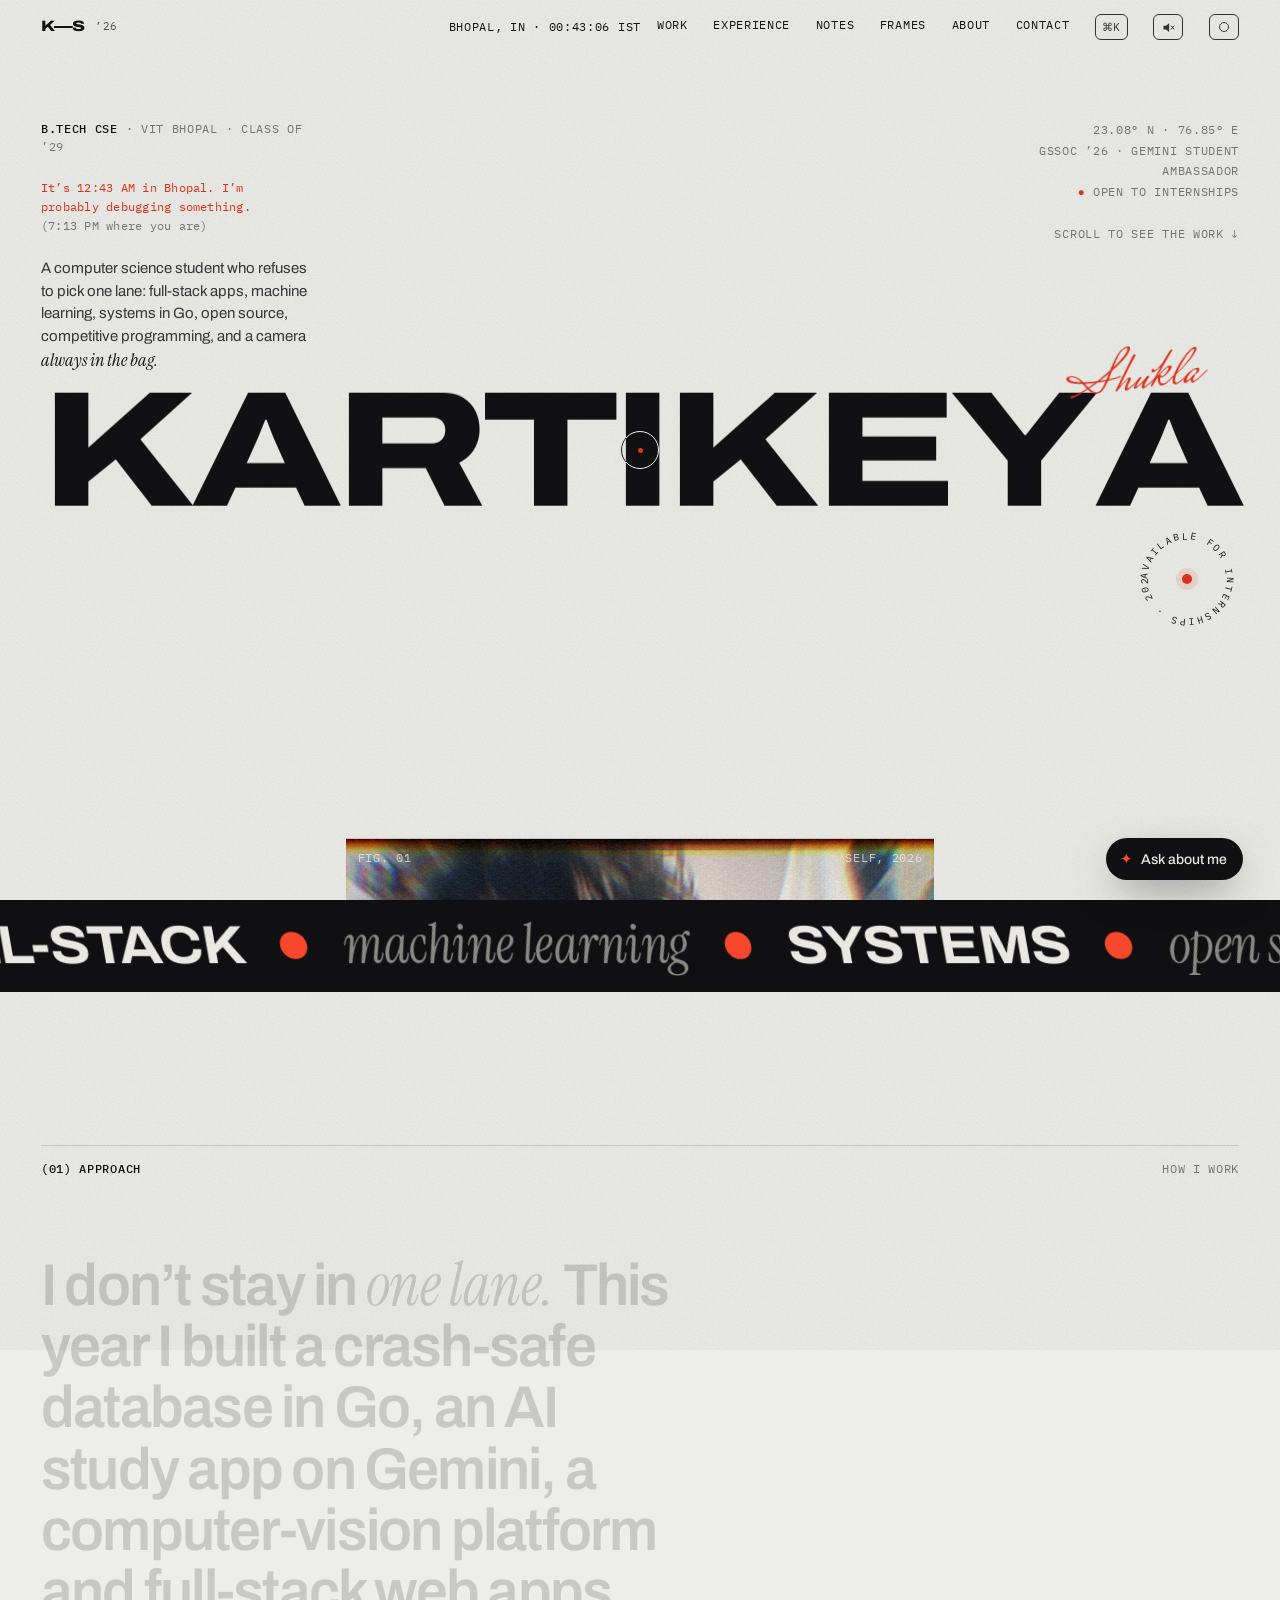
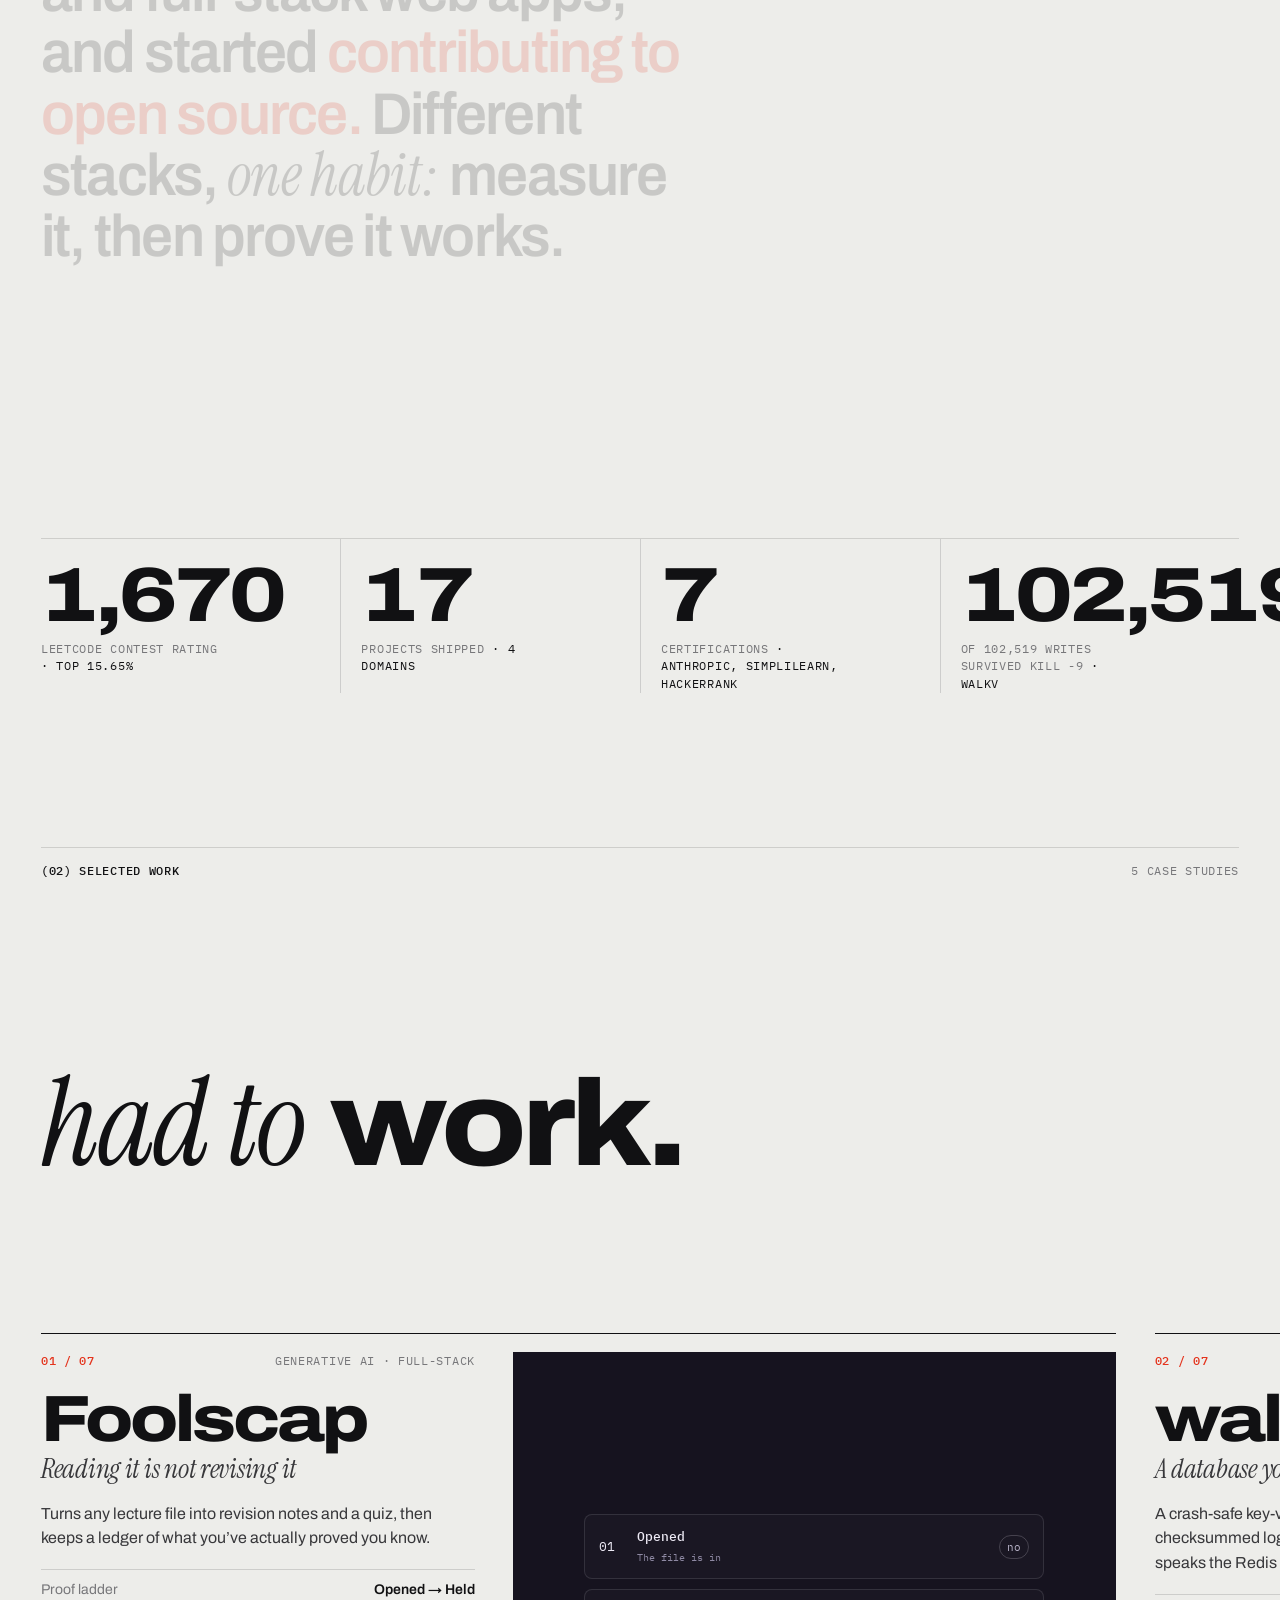
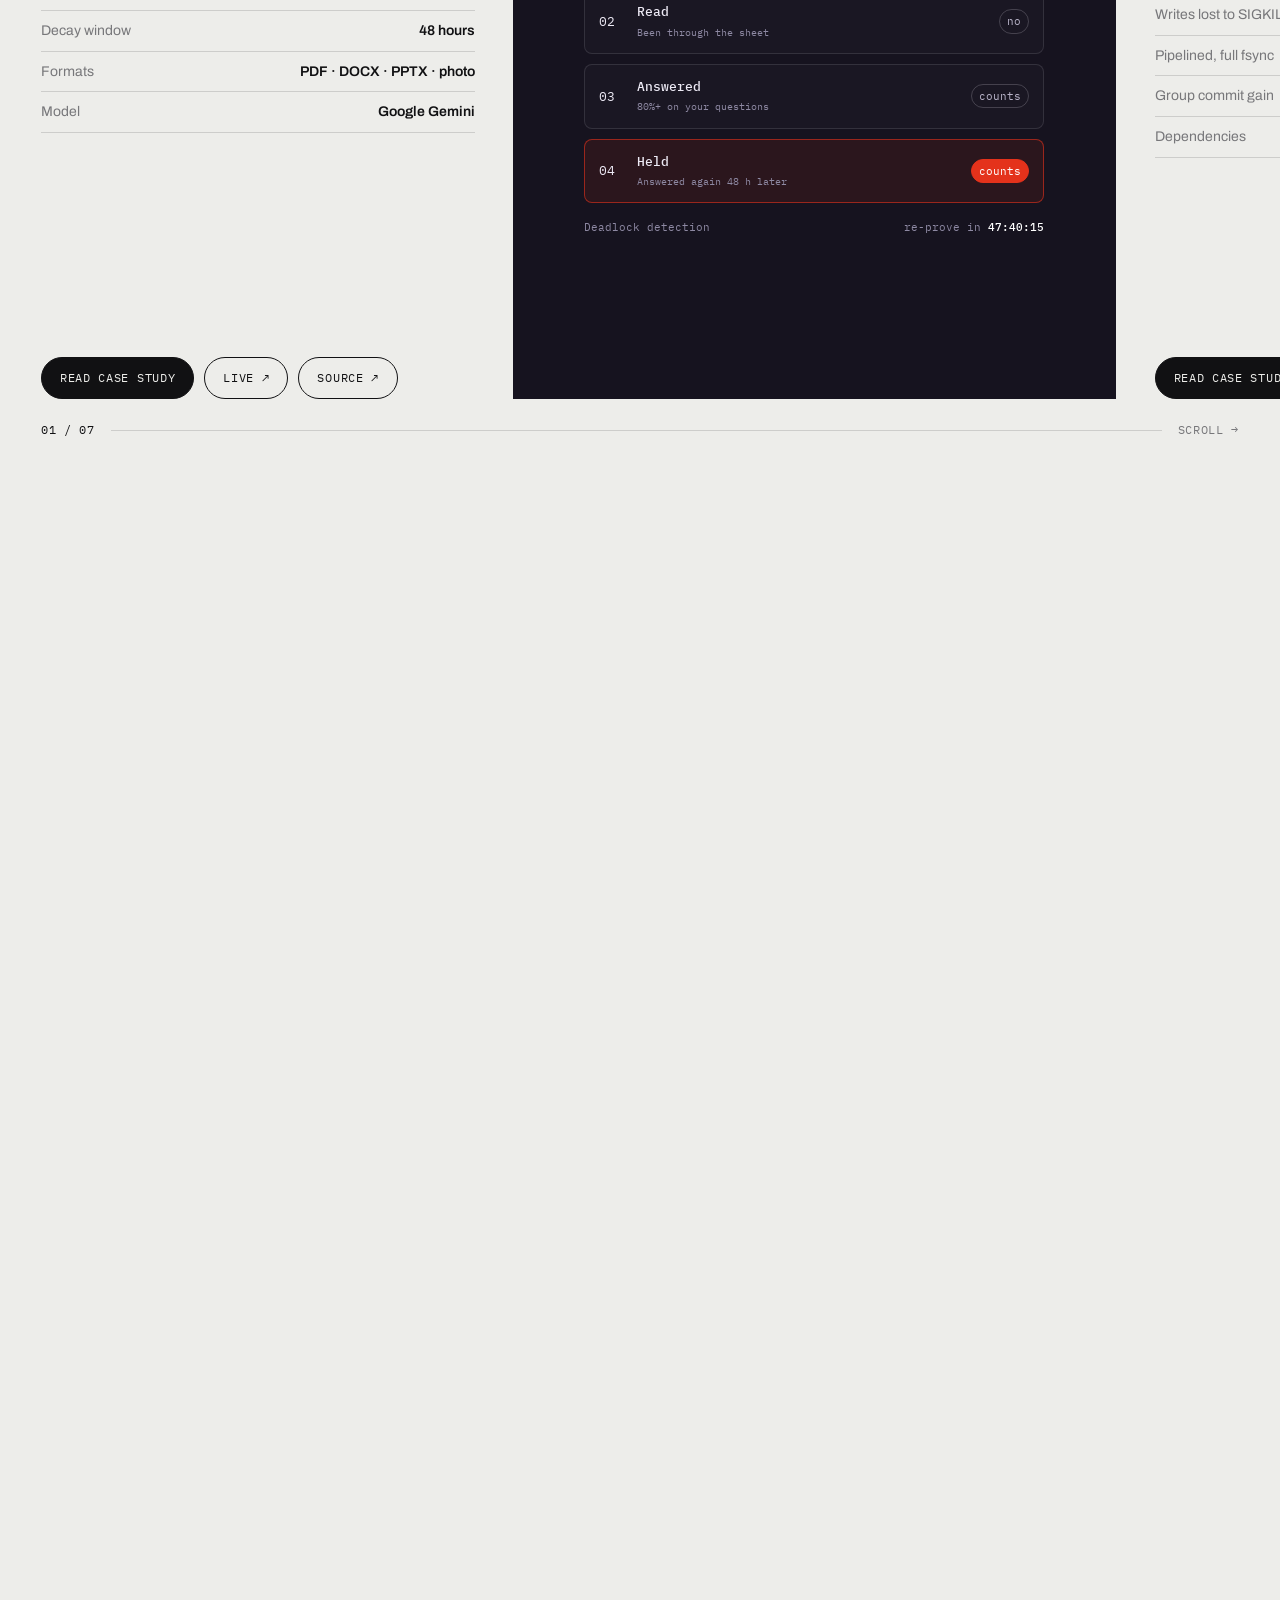
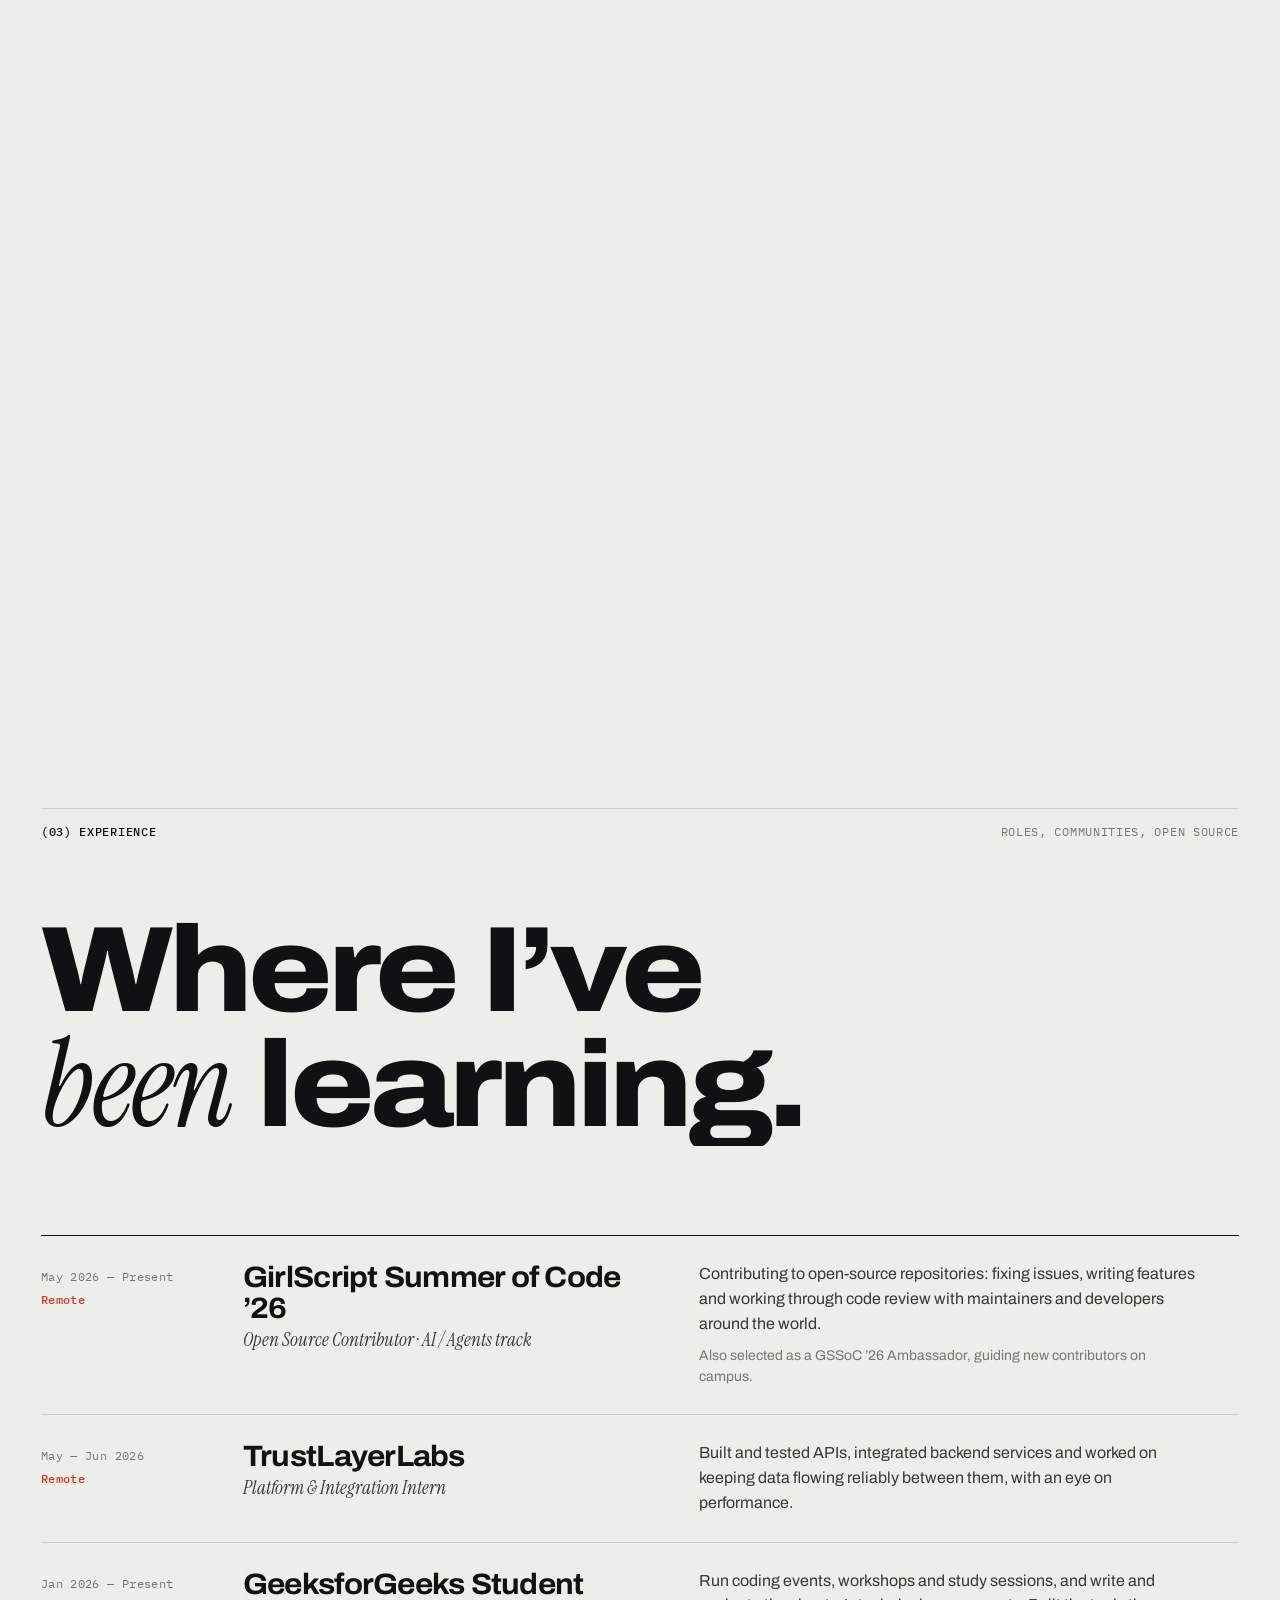
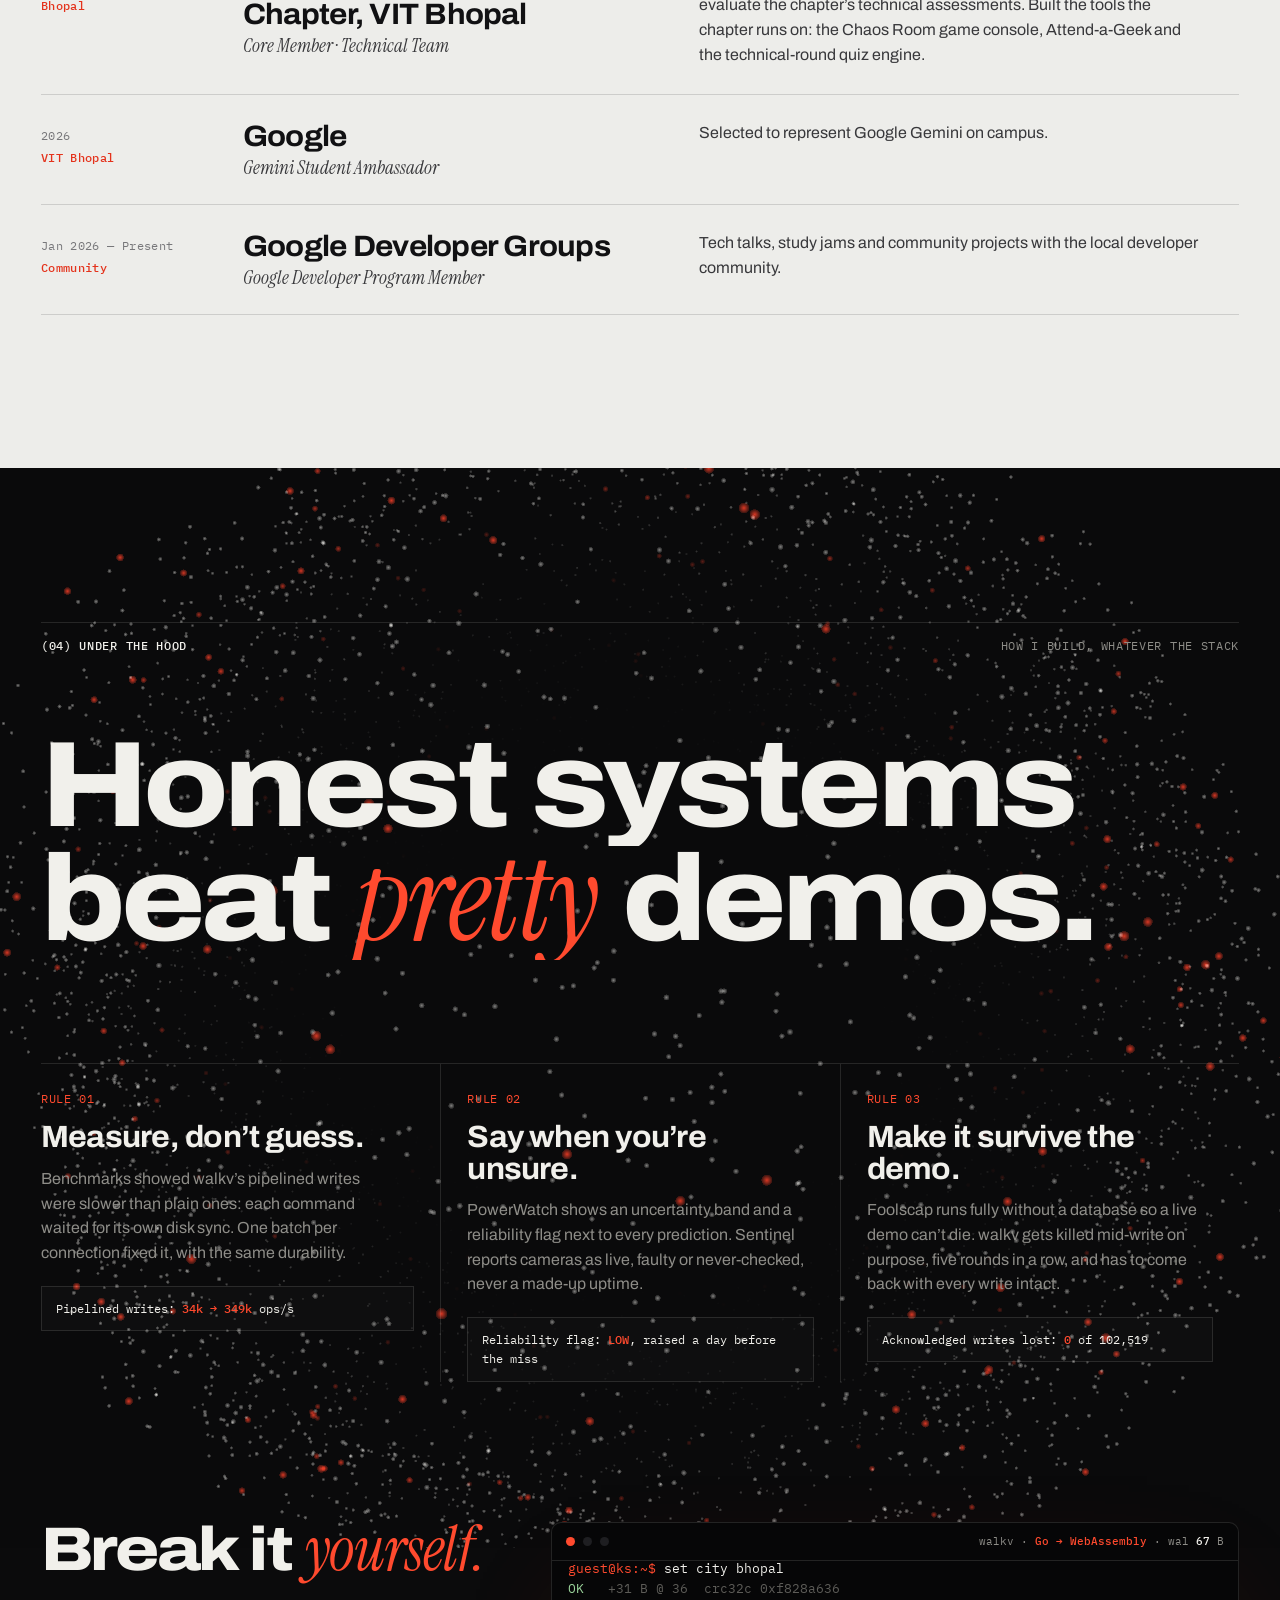
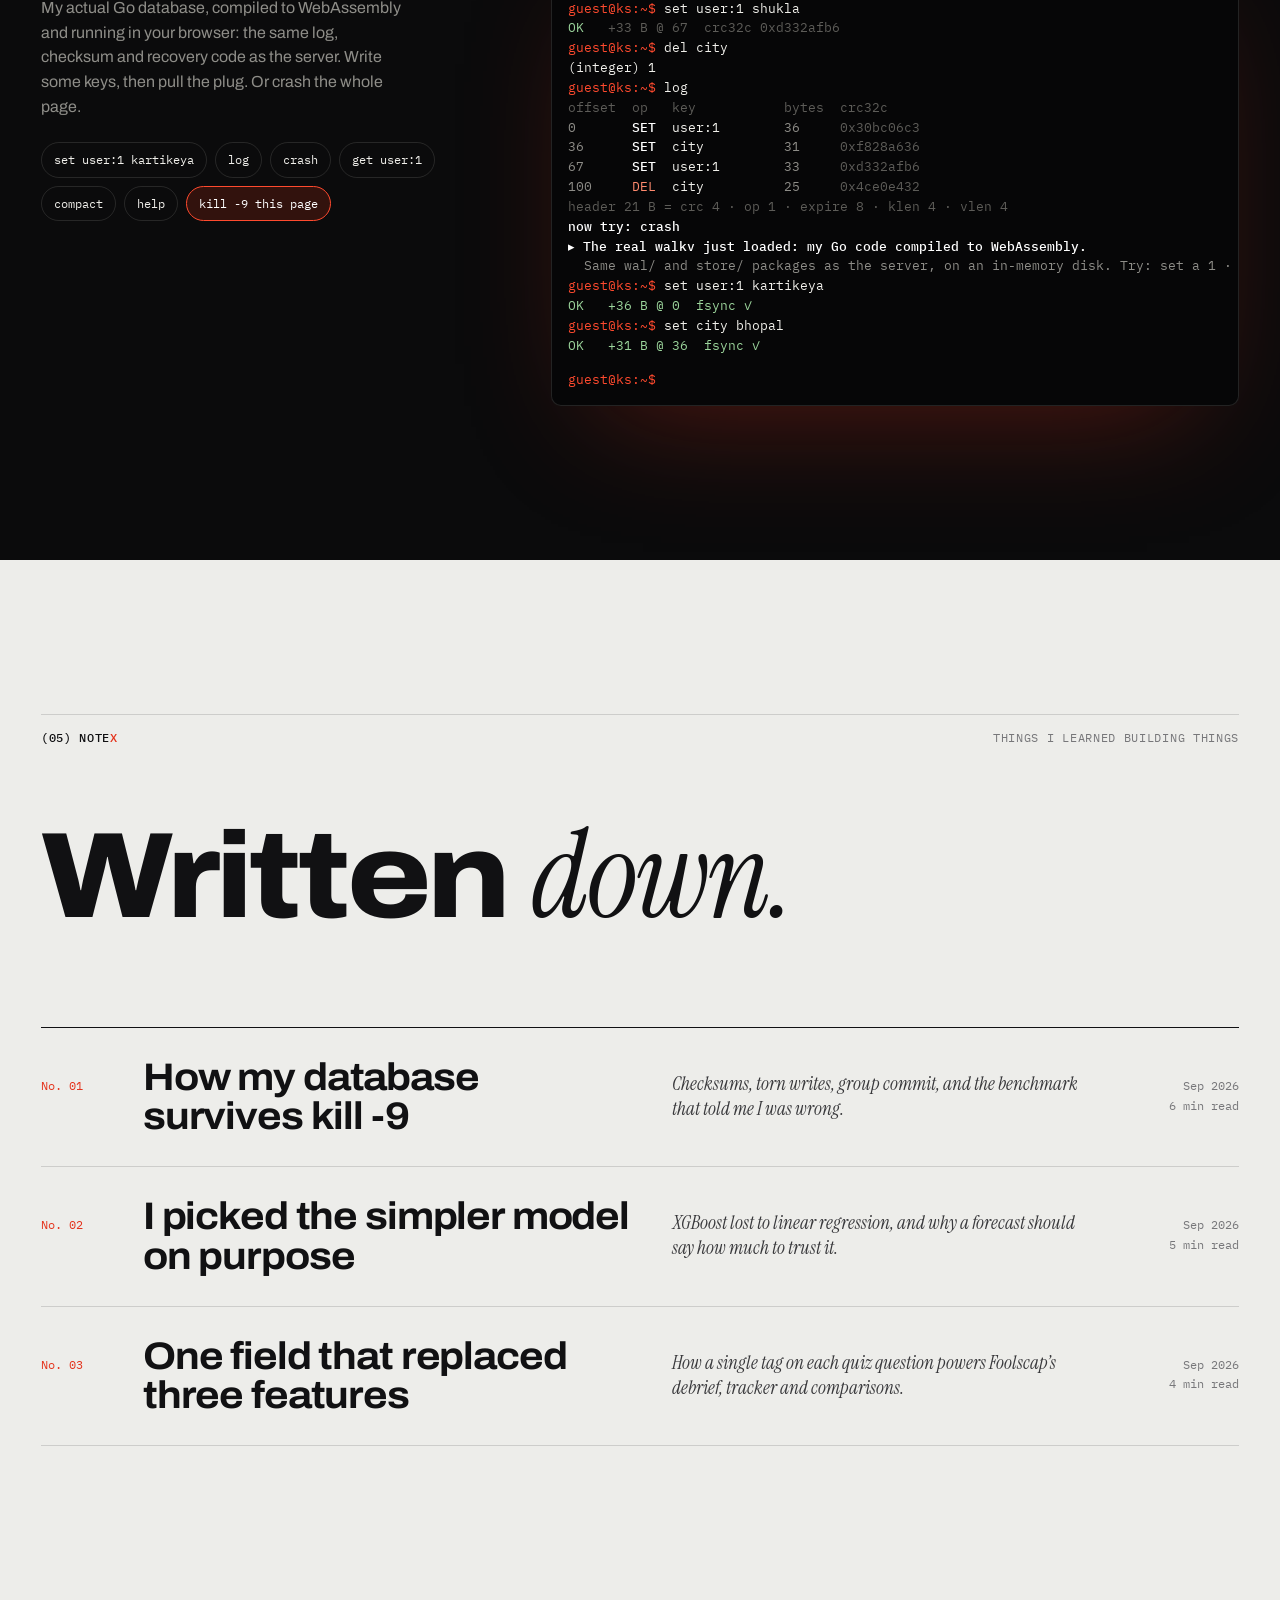
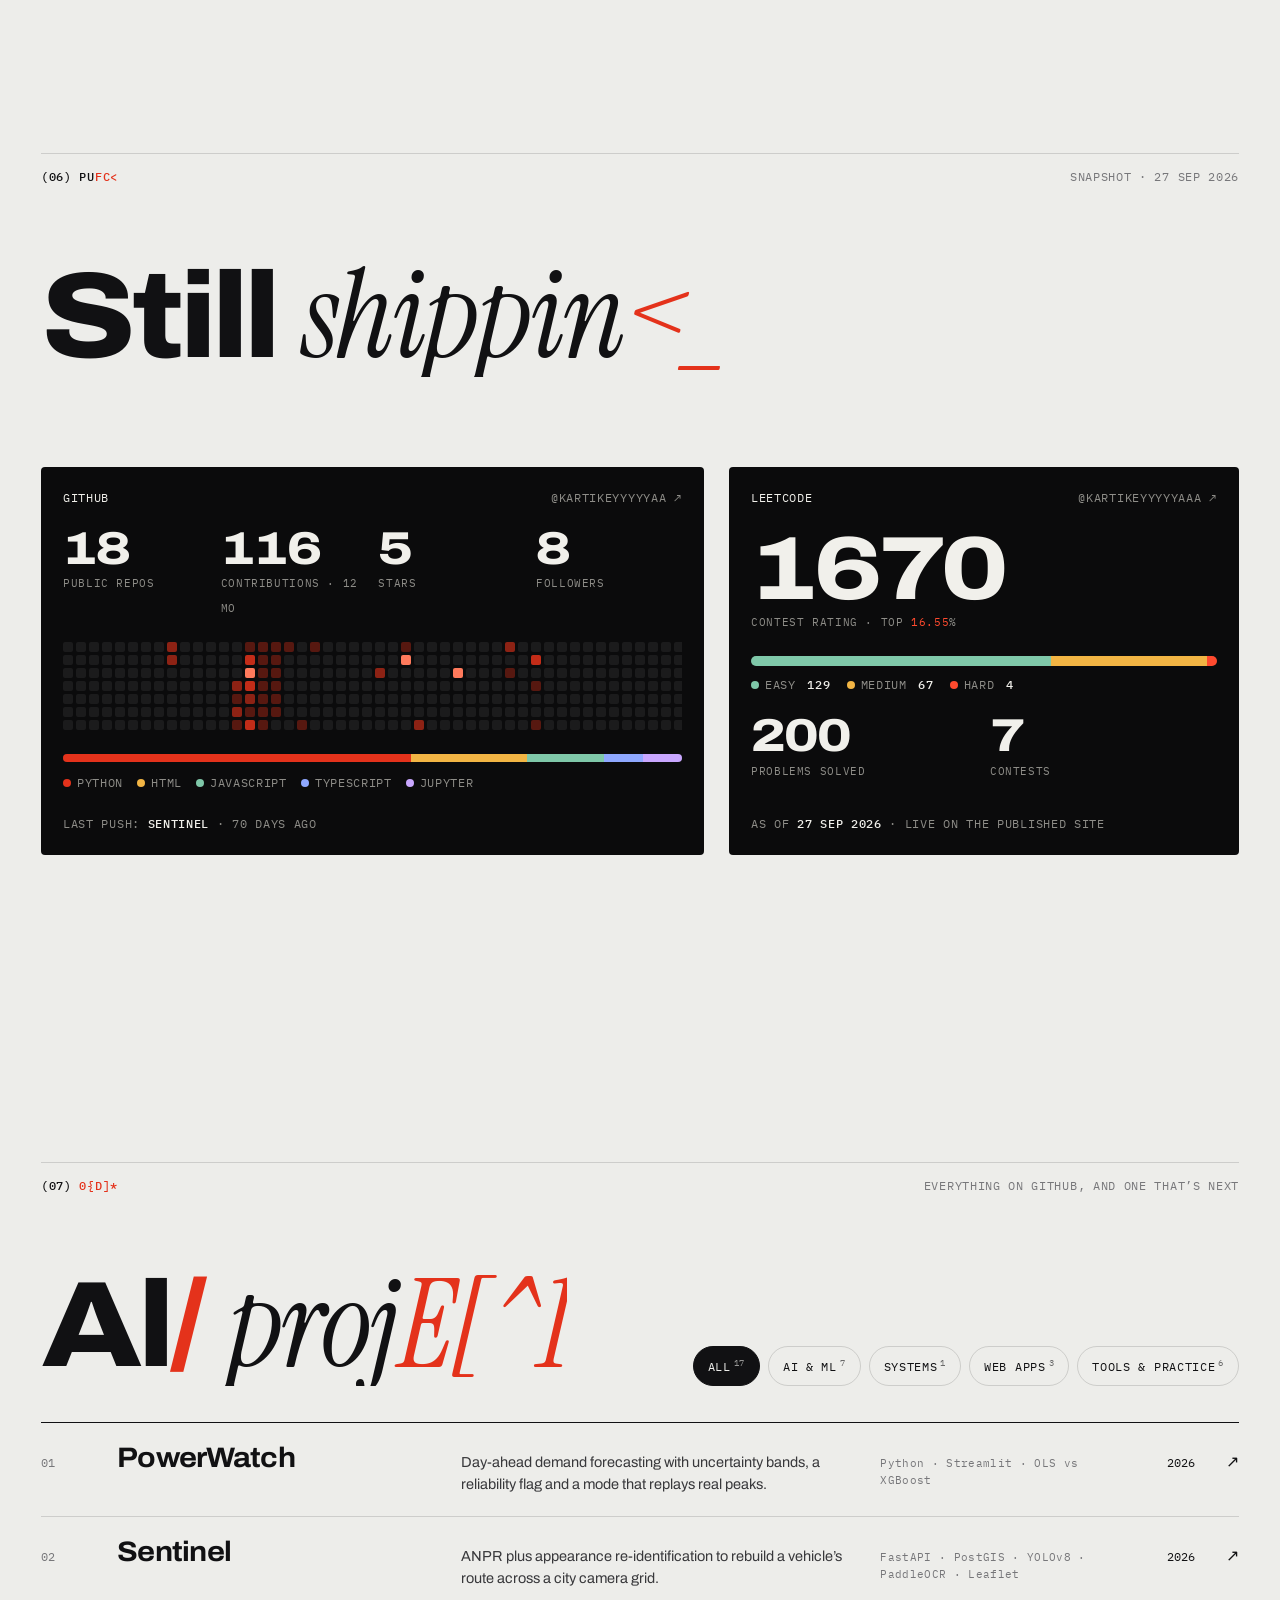
<file: index.html>
<!doctype html>
<html lang="en">
<head>
<meta charset="utf-8">
<meta name="viewport" content="width=device-width, initial-scale=1, viewport-fit=cover">
<meta name="theme-color" content="#EDEDEA">
<meta property="og:title" content="Kartikeya Shukla">
<meta property="og:description" content="Kartikeya Shukla, CS undergrad at VIT Bhopal. Forecasting systems, computer vision pipelines and storage engines, built and then broken on purpose.">
<title>Kartikeya Shukla</title>
<meta name="description" content="Kartikeya Shukla, CS undergrad at VIT Bhopal. Forecasting systems, computer vision pipelines and storage engines, built and then broken on purpose.">
<link rel="preconnect" href="https://fonts.googleapis.com">
<link rel="preconnect" href="https://fonts.gstatic.com" crossorigin>
<link rel="stylesheet" href="https://fonts.googleapis.com/css2?family=Archivo:wdth,wght@62..125,100..900&family=IBM+Plex+Mono:wght@400;500&family=Instrument+Serif:ital@0;1&family=Mrs+Saint+Delafield&display=swap">
<script>document.documentElement.classList.add("js")</script>
<style>
/* ============================================================
   Kartikeya Shukla — portfolio v2
   Paper / ink / signal red, with night chapters.
   ============================================================ */
:root {
  color-scheme: light;
  --paper: #EDEDEA;
  --paper-2: #E3E3DF;
  --paper-3: #D8D8D3;
  --ink: #111113;
  --ink-2: #38383B;
  --mute: #77777A;
  --line: rgba(17,17,19,0.14);
  --red: #E4321B;
  --red-soft: rgba(228,50,27,0.12);
  --night: #0B0B0C;
  --night-2: #151517;
  --night-3: #1E1E21;
  --bone: #F1F0EB;
  --bone-mute: #8E8D88;
  --nline: rgba(241,240,235,0.12);

  --display: "Archivo", "Helvetica Neue", Arial, sans-serif;
  --serif: "Instrument Serif", "Times New Roman", Georgia, serif;
  --script: "Mrs Saint Delafield", "Brush Script MT", cursive;
  --mono: "IBM Plex Mono", ui-monospace, Menlo, Consolas, monospace;

  --gutter: clamp(16px, 3.2vw, 44px);
  --ease: cubic-bezier(.2,.7,.1,1);
  --ease-io: cubic-bezier(.76,0,.24,1);
}

*, *::before, *::after { box-sizing: border-box; }
html { background: var(--paper); -webkit-text-size-adjust: 100%; }
body {
  margin: 0;
  background: var(--paper);
  color: var(--ink);
  font-family: var(--display);
  font-variation-settings: "wdth" 100;
  font-size: 16px;
  line-height: 1.55;
  -webkit-font-smoothing: antialiased;
  text-rendering: optimizeLegibility;
  overflow-x: clip;
}
a { color: inherit; text-decoration: none; }
button { font: inherit; color: inherit; }
img { max-width: 100%; display: block; }
::selection { background: var(--red); color: #fff; }
:focus-visible { outline: 2px solid var(--red); outline-offset: 3px; }

.mono { font-family: var(--mono); font-size: 11.5px; letter-spacing: 0.06em; text-transform: uppercase; }
.serif { font-family: var(--serif); font-style: italic; font-weight: 400; letter-spacing: -0.01em; }
.wrap { padding-inline: var(--gutter); }

/* grain overlay across the whole page */
.grain {
  position: fixed; inset: -50%; z-index: 90; pointer-events: none; opacity: .07;
  background-image: url("data:image/svg+xml;utf8,<svg xmlns='http://www.w3.org/2000/svg' width='160' height='160'><filter id='n'><feTurbulence type='fractalNoise' baseFrequency='.9' numOctaves='2' stitchTiles='stitch'/><feColorMatrix values='0 0 0 0 0  0 0 0 0 0  0 0 0 0 0  0 0 0 .9 0'/></filter><rect width='100%' height='100%' filter='url(%23n)'/></svg>");
  animation: grain 1.2s steps(6) infinite;
}
@keyframes grain {
  0%{transform:translate(0,0)} 20%{transform:translate(-3%,2%)} 40%{transform:translate(2%,-3%)}
  60%{transform:translate(-2%,-1%)} 80%{transform:translate(3%,3%)} 100%{transform:translate(0,0)}
}

/* ---------------- preloader ---------------- */
.loader { display: none; }
html.js .loader {
  display: flex; position: fixed; inset: 0; z-index: 100;
  background: var(--ink); color: var(--bone);
  flex-direction: column; justify-content: space-between;
  padding: calc(var(--gutter) + env(safe-area-inset-top, 0px)) var(--gutter) calc(var(--gutter) + env(safe-area-inset-bottom, 0px));
  transition: transform 1s var(--ease-io);
}
html.js .loader.done { transform: translateY(-100%); }
.loader-top { display: flex; justify-content: space-between; gap: 16px; color: var(--bone-mute); }
.loader-count {
  font-family: var(--display); font-weight: 800; font-variation-settings: "wdth" 125;
  font-size: clamp(96px, 26vw, 380px); line-height: .8; letter-spacing: -0.04em;
  font-variant-numeric: tabular-nums; display: flex; align-items: flex-end; justify-content: space-between;
}
.loader-count small { font-family: var(--script); font-weight: 400; font-size: .28em; color: var(--red); letter-spacing: 0; transform: translateY(-.4em); }
.loader-bar { height: 2px; background: var(--nline); margin-top: 18px; }
.loader-bar i { display: block; height: 100%; width: 0; background: var(--red); }

/* ---------------- cursor ---------------- */
.cursor, .cursor-dot { display: none; }
@media (hover: hover) and (pointer: fine) {
  html.js body, html.js a, html.js button { cursor: none; }
  html.js .cursor, html.js .cursor-dot { display: block; }
  .cursor {
    position: fixed; left: 0; top: 0; z-index: 95; pointer-events: none;
    width: 38px; height: 38px; margin: -19px 0 0 -19px; border-radius: 50%;
    border: 1px solid #fff; mix-blend-mode: difference;
    display: grid; place-items: center;
    transition: width .35s var(--ease), height .35s var(--ease), margin .35s var(--ease), background .35s, border-color .35s;
  }
  .cursor span { font-family: var(--mono); font-size: 10px; letter-spacing: .1em; color: #000; opacity: 0; transition: opacity .2s; }
  .cursor.label { width: 92px; height: 92px; margin: -46px 0 0 -46px; background: #fff; }
  .cursor.label span { opacity: 1; }
  .cursor.small { width: 14px; height: 14px; margin: -7px 0 0 -7px; background: #fff; }
  .cursor-dot { position: fixed; left: 0; top: 0; z-index: 96; pointer-events: none; width: 5px; height: 5px; margin: -2.5px 0 0 -2.5px; border-radius: 50%; background: var(--red); }
  body.in-terminal .cursor, body.in-terminal .cursor-dot { opacity: 0; }
  body.in-terminal, body.in-terminal * { cursor: auto !important; }
  body.in-terminal input { cursor: text !important; }
}

/* ---------------- nav ---------------- */
.nav {
  position: fixed; left: 0; right: 0; top: 0; z-index: 60;
  padding: calc(14px + env(safe-area-inset-top, 0px)) var(--gutter) 14px;
  display: grid; grid-template-columns: 1fr auto 1fr; align-items: center; gap: 16px;
  color: #fff; mix-blend-mode: difference;
  transition: transform .5s var(--ease);
}
.nav.hide { transform: translateY(-110%); }
.nav .mark { font-weight: 800; font-variation-settings: "wdth" 125; letter-spacing: -0.02em; font-size: 15px; display: flex; gap: 10px; align-items: center; }
.nav .mark i { font-style: normal; font-family: var(--mono); font-weight: 400; font-size: 11px; letter-spacing: .06em; opacity: .7; }
.nav .clock { justify-self: center; white-space: nowrap; }
.nav ul { justify-self: end; list-style: none; margin: 0; padding: 0; display: flex; gap: clamp(12px, 2vw, 28px); }
.nav ul a { position: relative; display: inline-block; overflow: hidden; }
.nav ul a span { display: block; transition: transform .45s var(--ease); }
.nav ul a span + span { position: absolute; left: 0; top: 100%; }
.nav ul a:hover span { transform: translateY(-100%); }
@media (max-width: 760px) {
  .nav { grid-template-columns: 1fr auto; }
  .nav .clock { display: none; }
  .nav ul { gap: 14px; }
  .nav ul li.opt { display: none; }
}

/* ---------------- hero ---------------- */
.hero {
  position: relative; min-height: max(640px, 100svh);
  padding: calc(84px + env(safe-area-inset-top, 0px)) var(--gutter) 0;
  display: grid; grid-template-columns: minmax(0, 1fr) auto minmax(0, 1fr); grid-template-rows: auto 1fr;
  column-gap: clamp(16px, 3vw, 48px);
  overflow: hidden; isolation: isolate; background: var(--paper);
}
.hero-l, .hero-r { display: flex; flex-direction: column; gap: 22px; padding-top: 4vh; }
.hero-r { align-items: flex-end; text-align: right; }
.hero .kicker { color: var(--mute); }
.hero .kicker b { color: var(--ink); font-weight: 500; }
.hero-intro { max-width: 30ch; font-size: clamp(15px, 1.15vw, 18px); line-height: 1.5; color: var(--ink-2); margin: 0; }
.hero-intro em { font-family: var(--serif); font-size: 1.18em; color: var(--ink); }
.coords { color: var(--mute); line-height: 1.8; }
.coords b { color: var(--red); font-weight: 500; }

.portrait {
  grid-column: 2; grid-row: 1 / span 2; margin: 0 0 clamp(40px, 5.5vw, 90px); position: relative; align-self: end;
  --pr: 1.0576; aspect-ratio: var(--pr); height: auto;
  width: min(46vw, calc((100svh - 150px) * var(--pr))); justify-self: center;
  background: var(--ink); overflow: hidden;
  clip-path: inset(0 0 0 0);
  transition: clip-path 1.4s var(--ease-io);
}
html.js .portrait.pre { clip-path: inset(100% 0 0 0); }
.portrait canvas, .portrait img { position: absolute; inset: 0; width: 100%; height: 100%; object-fit: cover; }
.portrait img { visibility: hidden; }
.portrait .cap { position: absolute; left: 12px; right: 12px; bottom: 10px; display: flex; justify-content: space-between; color: rgba(255,255,255,.7); z-index: 2; }
.portrait .cap-top { top: 10px; bottom: auto; }

.name {
  position: absolute; left: var(--gutter); right: var(--gutter); bottom: 0; z-index: 3; margin: 0;
  color: #fff; mix-blend-mode: difference; pointer-events: none;
  font-weight: 800; font-variation-settings: "wdth" var(--wdth, 125); letter-spacing: -0.045em;
  line-height: .78; white-space: nowrap; font-size: 19vw;
  padding-bottom: .04em;
}
.name .giant { display: inline-block; white-space: nowrap; }
.name .giant span { display: inline-block; transition: transform 1.1s var(--ease), opacity 1.1s var(--ease); }
html.js .name.pre .giant span { transform: translateY(105%); }
.name .script {
  position: absolute; z-index: 4; font-family: var(--script); font-weight: 400; letter-spacing: 0;
  color: var(--red); mix-blend-mode: normal; font-size: .36em; line-height: 1;
  right: 4%; top: -.42em; transform: rotate(-7deg);
  transition: clip-path 1.2s var(--ease) .9s;
  clip-path: inset(-60% -30% -60% -30%);
}
html.js .name.pre .script { clip-path: inset(-60% 100% -60% -30%); }
.hero .badge {
  position: absolute; right: var(--gutter); bottom: 21vw; z-index: 4;
  width: 104px; height: 104px;
}
.badge svg { width: 100%; height: 100%; animation: spin 14s linear infinite; }
.badge text { font-family: var(--mono); font-size: 9.2px; letter-spacing: .22em; fill: var(--ink); }
.badge .dot { position: absolute; inset: 0; margin: auto; width: 10px; height: 10px; border-radius: 50%; background: var(--red); box-shadow: 0 0 0 6px var(--red-soft); }
@keyframes spin { to { transform: rotate(360deg); } }

@media (max-width: 900px) {
  .hero { grid-template-columns: 1fr; grid-template-rows: auto auto auto auto; row-gap: 22px; }
  .hero-l { order: 1; padding-top: 0; }
  .portrait { grid-column: 1; grid-row: auto; order: 2; height: auto; width: min(100%, 440px); max-width: none; }
  .name { position: relative; left: auto; right: auto; bottom: auto; order: 3; margin-top: -0.55em; }
  .name .script { font-size: .5em; top: -.62em; right: 2%; }
  .hero-r { order: 4; align-items: flex-start; text-align: left; padding: 0 0 36px; }
  .hero .badge { display: none; }
}

/* ---------------- marquee ---------------- */
.marquee { background: var(--ink); color: var(--bone); overflow: hidden; padding-block: 18px; border-block: 1px solid var(--ink); }
.marquee-track { display: flex; width: max-content; will-change: transform; }
.marquee-track > div { display: flex; align-items: center; gap: 36px; padding-right: 36px; font-weight: 700; font-variation-settings: "wdth" 110; font-size: clamp(28px, 4.2vw, 60px); letter-spacing: -0.02em; line-height: 1; white-space: nowrap; text-transform: uppercase; }
.marquee-track .sep { width: .5em; height: .5em; background: var(--red); border-radius: 50%; flex: none; }
.marquee-track .serif { text-transform: none; font-weight: 400; color: var(--bone-mute); }

/* ---------------- section scaffolding ---------------- */
.sec { position: relative; padding-block: clamp(80px, 12vw, 180px); }
.sec-label { display: flex; justify-content: space-between; gap: 16px; align-items: baseline; border-top: 1px solid var(--line); padding-top: 14px; margin-bottom: clamp(40px, 6vw, 80px); color: var(--mute); }
.sec-label b { color: var(--ink); font-weight: 500; }
.night .sec-label { border-color: var(--nline); color: var(--bone-mute); }
.night .sec-label b { color: var(--bone); }
.big-title {
  font-weight: 800; font-variation-settings: "wdth" 112; letter-spacing: -0.04em; line-height: .88;
  font-size: clamp(48px, 9.5vw, 150px); margin: 0; text-wrap: balance;
}
.big-title .serif { font-weight: 400; letter-spacing: -0.02em; }
.reveal-line { display: block; overflow: hidden; padding-bottom: .06em; }
.reveal-line > span { display: block; transition: transform 1.1s var(--ease); }
html.js .reveal-line.pre > span { transform: translateY(105%); }
.fade-up { transition: opacity 1s var(--ease), transform 1s var(--ease); }
html.js .fade-up.pre { opacity: 0; transform: translateY(28px); }

/* ---------------- manifesto ---------------- */
.manifesto p.lead {
  font-size: clamp(30px, 4.6vw, 72px); line-height: 1.04; letter-spacing: -0.03em; font-weight: 600;
  font-variation-settings: "wdth" 96; margin: 0; max-width: 20ch; text-wrap: pretty;
}
.manifesto p.lead .w { transition: opacity .25s linear; }
.manifesto p.lead .serif { font-weight: 400; }
.manifesto p.lead .red { color: var(--red); }
.manifesto .aside { display: grid; grid-template-columns: 1fr 1fr; gap: 24px; margin-top: 56px; max-width: 900px; color: var(--ink-2); }
.manifesto .aside p { margin: 0; max-width: 42ch; }
.stats { display: grid; grid-template-columns: repeat(4, minmax(0, 1fr)); margin-top: clamp(64px, 9vw, 130px); border-top: 1px solid var(--line); }
.stat { padding: 22px 20px 0 0; display: flex; flex-direction: column; gap: 10px; }
.stat + .stat { padding-left: 20px; border-left: 1px solid var(--line); }
.stat .n { font-weight: 800; font-variation-settings: "wdth" 120; letter-spacing: -0.04em; line-height: .9; font-size: clamp(44px, 6vw, 92px); font-variant-numeric: tabular-nums; }
.stat .n sup { font-size: .38em; vertical-align: top; margin-left: .06em; color: var(--red); letter-spacing: 0; }
.stat .k { color: var(--mute); max-width: 26ch; }
.stat .src { color: var(--ink); }
@media (max-width: 860px) {
  .manifesto .aside { grid-template-columns: 1fr; }
  .stats { grid-template-columns: 1fr 1fr; }
  .stat, .stat + .stat { padding: 22px 12px 24px 0; border-left: 0; border-bottom: 1px solid var(--line); }
  .stat:nth-child(2n) { padding-left: 16px; border-left: 1px solid var(--line); }
}

/* ---------------- work reel (sticky horizontal) ---------------- */
.work-head { padding-bottom: clamp(32px, 4vw, 56px); }
.reel { position: relative; }
.reel-sticky { position: sticky; top: 0; height: 100svh; overflow: hidden; display: flex; flex-direction: column; justify-content: center; }
.reel-track { display: flex; gap: clamp(20px, 3vw, 48px); padding-inline: var(--gutter); will-change: transform; }
.panel {
  flex: none; width: min(84vw, 1280px); height: min(74svh, 760px);
  display: grid; grid-template-columns: minmax(0, .9fr) minmax(0, 1.25fr); gap: clamp(20px, 3vw, 44px);
  border-top: 1px solid var(--ink); padding-top: 18px;
}
.panel-info { display: flex; flex-direction: column; min-width: 0; }
.panel-top { display: flex; justify-content: space-between; gap: 12px; color: var(--mute); min-width: 0; }
.panel-top span { overflow: hidden; text-overflow: ellipsis; white-space: nowrap; }
.panel-top b { color: var(--red); font-weight: 500; }
.panel h3 {
  font-weight: 800; font-variation-settings: "wdth" 118; letter-spacing: -0.045em; line-height: .86;
  font-size: clamp(44px, 5.1vw, 86px); margin: 22px 0 18px; text-wrap: balance; overflow-wrap: anywhere;
}
.panel h3 .serif { display: block; font-size: .42em; letter-spacing: -0.01em; line-height: 1.05; margin-top: .25em; color: var(--ink-2); }
.panel p { margin: 0 0 18px; color: var(--ink-2); max-width: 44ch; }
.facts-list { list-style: none; padding: 0; margin: 0 0 22px; display: grid; gap: 0; border-top: 1px solid var(--line); }
.facts-list li { display: flex; justify-content: space-between; gap: 16px; padding: 9px 0; border-bottom: 1px solid var(--line); font-size: 14px; }
.facts-list li span:first-child { color: var(--mute); }
.facts-list li span:last-child { font-weight: 600; text-align: right; font-variant-numeric: tabular-nums; }
.panel-links { margin-top: auto; display: flex; flex-wrap: wrap; gap: 10px; }
.pill {
  display: inline-flex; align-items: center; gap: 8px; padding: 11px 18px; border-radius: 999px;
  border: 1px solid var(--ink); background: transparent; font-family: var(--mono); font-size: 11.5px; letter-spacing: .06em; text-transform: uppercase;
  position: relative; overflow: hidden; isolation: isolate; transition: color .4s var(--ease);
}
.pill::before { content: ""; position: absolute; inset: 0; background: var(--ink); z-index: -1; transform: translateY(101%); transition: transform .45s var(--ease); border-radius: inherit; }
.pill:hover { color: var(--paper); }
.pill:hover::before { transform: translateY(0); }
.pill.solid { background: var(--ink); color: var(--paper); }
.pill.solid::before { background: var(--red); }
.pill.muted { opacity: .5; pointer-events: none; }
.panel-cover { position: relative; min-width: 0; overflow: hidden; background: var(--ink); cursor: pointer; }
.panel-cover > * { position: absolute; inset: 0; width: 100%; height: 100%; }
.panel-cover .zoom { transition: transform 1.2s var(--ease); }
.panel-cover:hover .zoom { transform: scale(1.035); }
.reel-foot { display: flex; justify-content: space-between; align-items: center; gap: 16px; padding: 22px var(--gutter) 0; color: var(--mute); }
.reel-progress { flex: 1; height: 1px; background: var(--line); position: relative; }
.reel-progress i { position: absolute; left: 0; top: -1px; height: 3px; width: 0; background: var(--red); }
.reel-count { font-variant-numeric: tabular-nums; color: var(--ink); }

@media (max-width: 900px), (prefers-reduced-motion: reduce) {
  .reel { height: auto !important; }
  .reel-sticky { position: relative; height: auto; overflow: visible; }
  .reel-track { flex-direction: column; transform: none !important; gap: 72px; }
  .panel { width: 100%; height: auto; grid-template-columns: 1fr; }
  .panel-cover { aspect-ratio: 16 / 11; order: -1; }
  .reel-foot { display: none; }
}

/* covers (built in HTML/canvas) */
.cv-pw { background: #0E1117; }
.cv-pw .frame { position: absolute; inset: 7% 6% auto 6%; aspect-ratio: 1500/980; background: #fff; box-shadow: 0 40px 80px -30px rgba(0,0,0,.6); border-radius: 6px; overflow: hidden; }
.cv-pw .frame .bar { height: 22px; background: #1b1e25; display: flex; align-items: center; gap: 5px; padding-left: 9px; }
.cv-pw .frame .bar i { width: 7px; height: 7px; border-radius: 50%; background: #3a3e48; }
.cv-pw .frame .bar em { margin-left: 10px; font-family: var(--mono); font-style: normal; font-size: 9.5px; color: #8b90a0; }
.cv-pw .frame img { width: 100%; height: calc(100% - 22px); object-fit: cover; object-position: top; transition: opacity .6s; position: absolute; top: 22px; left: 0; }
.cv-pw .shot-lbl { position: absolute; left: 6%; bottom: 5%; color: #9aa0ad; }
.cv-pw .shot-lbl b { color: #fff; font-weight: 500; }

.cv-fs { background: #16131F; color: #EDEAF5; display: grid; place-items: center; }
.ladder { width: min(78%, 460px); display: grid; gap: 10px; font-family: var(--mono); font-size: 12.5px; }
.ladder .row { display: grid; grid-template-columns: 26px 1fr auto; gap: 12px; align-items: center; padding: 12px 14px; border: 1px solid rgba(237,234,245,.12); border-radius: 8px; background: rgba(255,255,255,.02); transition: background .4s, border-color .4s, transform .4s var(--ease); }
.ladder .row b { font-weight: 500; }
.ladder .row small { color: #8e89a3; }
.ladder .row .st { font-size: 10.5px; padding: 3px 7px; border-radius: 99px; border: 1px solid rgba(237,234,245,.2); color: #b9b4c9; }
.ladder .row.on { background: rgba(139,108,255,.14); border-color: rgba(139,108,255,.55); }
.ladder .row.on .st { background: #8B6CFF; border-color: #8B6CFF; color: #fff; }
.ladder .row.decay { border-color: rgba(228,50,27,.6); background: rgba(228,50,27,.1); }
.ladder .row.decay .st { background: var(--red); border-color: var(--red); color: #fff; }
.ladder .cap { display: flex; justify-content: space-between; color: #8e89a3; font-size: 11px; margin-top: 6px; }
.ladder .cap b { color: #fff; font-variant-numeric: tabular-nums; font-weight: 500; }

.cv-ss { background: #EAF0EA; }

/* ---------------- night chapter ---------------- */
.night { background: var(--night); color: var(--bone); color-scheme: dark; position: relative; overflow: hidden; }
.night-gl { position: absolute; inset: 0; width: 100%; height: 100%; display: block; opacity: .9; }
.night .content { position: relative; z-index: 1; }
.night .big-title { color: var(--bone); }
.night .big-title .serif { color: var(--red); }
.principles { display: grid; grid-template-columns: repeat(3, minmax(0, 1fr)); gap: 0; margin-top: clamp(56px, 8vw, 110px); border-top: 1px solid var(--nline); }
.principle { padding: 26px 26px 0 0; display: flex; flex-direction: column; gap: 14px; }
.principle + .principle { padding-left: 26px; border-left: 1px solid var(--nline); }
.principle .no { color: var(--red); }
.principle h4 { margin: 0; font-weight: 700; font-variation-settings: "wdth" 104; font-size: clamp(24px, 2.4vw, 34px); letter-spacing: -0.025em; line-height: 1.02; }
.principle p { margin: 0; color: var(--bone-mute); max-width: 38ch; }
.principle .ev { margin-top: 6px; padding: 12px 14px; border: 1px solid var(--nline); background: rgba(255,255,255,.02); font-family: var(--mono); font-size: 12px; color: var(--bone); line-height: 1.6; }
.principle .ev b { color: var(--red); font-weight: 500; }
@media (max-width: 900px) {
  .principles { grid-template-columns: 1fr; }
  .principle, .principle + .principle { padding: 26px 0; border-left: 0; border-bottom: 1px solid var(--nline); }
}

/* terminal */
.term-wrap { display: grid; grid-template-columns: minmax(0, .8fr) minmax(0, 1.2fr); gap: clamp(28px, 4vw, 64px); margin-top: clamp(80px, 11vw, 160px); align-items: start; }
.term-wrap h3 { margin: 0 0 18px; font-weight: 800; font-variation-settings: "wdth" 116; font-size: clamp(38px, 4.8vw, 72px); letter-spacing: -0.04em; line-height: .9; }
.term-wrap h3 .serif { font-weight: 400; color: var(--red); }
.term-wrap p { color: var(--bone-mute); max-width: 40ch; margin: 0 0 22px; }
.chips { display: flex; flex-wrap: wrap; gap: 8px; }
.chip-btn { font-family: var(--mono); font-size: 11.5px; padding: 8px 12px; border: 1px solid var(--nline); border-radius: 999px; background: transparent; color: var(--bone); cursor: pointer; transition: border-color .3s, background .3s; }
.chip-btn:hover { border-color: var(--red); background: rgba(228,50,27,.12); }
.term { background: #060607; border: 1px solid var(--nline); border-radius: 10px; overflow: hidden; box-shadow: 0 50px 120px -50px rgba(228,50,27,.35); min-width: 0; }
.term-h { display: flex; align-items: center; gap: 8px; padding: 10px 14px; border-bottom: 1px solid var(--nline); font-family: var(--mono); font-size: 11px; color: var(--bone-mute); }
.term-h i { width: 9px; height: 9px; border-radius: 50%; background: var(--night-3); }
.term-h i:first-child { background: var(--red); }
.term-h span { margin-left: auto; }
.term-h b { color: var(--bone); font-weight: 500; }
#out { height: 400px; overflow: auto; padding: 14px 16px 6px; font-family: var(--mono); font-size: 12.8px; line-height: 1.55; white-space: pre; color: var(--bone); overscroll-behavior: contain; }
#out .p { color: var(--red); } #out .d { color: #5d5c58; } #out .m { color: var(--bone-mute); }
#out .ok { color: #9BD49B; } #out .er { color: #FF8A6E; } #out .a { color: #fff; font-weight: 500; }
.term form { display: flex; gap: 8px; align-items: center; padding: 8px 16px 14px; font-family: var(--mono); font-size: 12.8px; }
.term label { color: var(--red); white-space: nowrap; }
#cmd { flex: 1; min-width: 0; background: transparent; border: 0; outline: 0; color: var(--bone); font: inherit; caret-color: var(--red); }
@media (max-width: 900px) { .term-wrap { grid-template-columns: 1fr; } #out { height: 340px; font-size: 11.5px; } }

/* ---------------- index ---------------- */
.index-head { display: flex; justify-content: space-between; align-items: flex-end; gap: 24px; flex-wrap: wrap; margin-bottom: 36px; }
.filters { display: flex; flex-wrap: wrap; gap: 8px; }
.filters button { font-family: var(--mono); font-size: 11.5px; letter-spacing: .06em; text-transform: uppercase; padding: 9px 14px; border-radius: 999px; border: 1px solid var(--line); background: transparent; cursor: pointer; transition: all .3s var(--ease); }
.filters button[aria-pressed="true"] { background: var(--ink); color: var(--paper); border-color: var(--ink); }
.filters button sup { font-size: 9px; margin-left: 3px; opacity: .6; }
.idx { list-style: none; margin: 0; padding: 0; border-top: 1px solid var(--ink); }
.idx li { border-bottom: 1px solid var(--line); }
.idx li[hidden] { display: none !important; }
.idx a {
  display: grid; grid-template-columns: 56px minmax(0, 1.3fr) minmax(0, 1.6fr) minmax(0, .9fr) 70px 24px; gap: 20px; align-items: baseline;
  padding: 20px 0; position: relative; transition: padding .5s var(--ease), color .3s;
}
.idx a::before { content: ""; position: absolute; left: 0; right: 0; top: 0; bottom: 0; background: var(--ink); transform: scaleY(0); transform-origin: bottom; transition: transform .5s var(--ease); z-index: -1; }
.idx li { position: relative; isolation: isolate; }
.idx a:hover { color: var(--paper); padding-inline: 18px; }
.idx a:hover::before { transform: scaleY(1); }
.idx .i-no { font-family: var(--mono); font-size: 12px; color: var(--mute); }
.idx .i-t { font-weight: 700; font-variation-settings: "wdth" 108; font-size: clamp(20px, 2.2vw, 32px); letter-spacing: -0.025em; line-height: 1.05; }
.idx .i-d { color: var(--ink-2); font-size: 14.5px; }
.idx a:hover .i-d, .idx a:hover .i-no, .idx a:hover .i-s { color: var(--paper-3); }
.idx .i-s { font-family: var(--mono); font-size: 11px; color: var(--mute); letter-spacing: .03em; }
.idx .i-y { font-family: var(--mono); font-size: 12px; text-align: right; font-variant-numeric: tabular-nums; }
.idx .i-a { text-align: right; transition: transform .4s var(--ease); }
.idx a:hover .i-a { transform: rotate(-45deg); color: var(--red); }
@media (max-width: 900px) {
  .idx a { grid-template-columns: 40px minmax(0, 1fr) 52px; gap: 6px 12px; }
  .idx .i-d { grid-column: 2 / -1; }
  .idx .i-s { grid-column: 2 / -1; }
  .idx .i-y { grid-row: 1; grid-column: 3; }
  .idx .i-a { display: none; }
  .idx a:hover { padding-inline: 10px; }
}
.peek {
  position: fixed; left: 0; top: 0; z-index: 70; width: 320px; aspect-ratio: 16/11; pointer-events: none;
  opacity: 0; transform: translate(-50%, -50%) scale(.85); transition: opacity .3s var(--ease), transform .4s var(--ease);
  overflow: hidden; background: var(--ink);
}
.peek.on { opacity: 1; transform: translate(-50%, -50%) scale(1); }
.peek > * { position: absolute; inset: 0; width: 100%; height: 100%; object-fit: cover; object-position: top; }
.peek .tile { display: flex; flex-direction: column; justify-content: space-between; padding: 18px; color: var(--bone); }
.peek .tile b { font-weight: 800; font-variation-settings: "wdth" 125; font-size: 64px; letter-spacing: -0.05em; line-height: .85; }
.peek .tile span { font-family: var(--mono); font-size: 11px; letter-spacing: .06em; text-transform: uppercase; opacity: .8; }
@media (hover: none) { .peek { display: none; } }

/* ---------------- about ---------------- */
.about { background: var(--paper-2); }
.about-grid { display: grid; grid-template-columns: minmax(0, .8fr) minmax(0, 1.2fr); gap: clamp(28px, 5vw, 80px); align-items: start; }
.about-photo { position: sticky; top: 90px; aspect-ratio: 1 / 1; background: var(--ink); overflow: hidden; }
.about-photo img { width: 100%; height: 100%; object-fit: cover; }
.about-photo .ph { position: absolute; inset: 0; display: flex; flex-direction: column; justify-content: space-between; padding: 22px; color: var(--bone); background:
  radial-gradient(120% 80% at 20% 0%, #2a2a2e 0%, transparent 60%), var(--ink); }
.about-photo .ph b { font-weight: 800; font-variation-settings: "wdth" 125; font-size: clamp(90px, 13vw, 200px); letter-spacing: -0.06em; line-height: .78; }
.about-photo .ph .s { font-family: var(--script); color: var(--red); font-size: clamp(40px, 5vw, 72px); line-height: 1; transform: rotate(-6deg); align-self: flex-end; }
.about-body > p.lead { font-size: clamp(24px, 2.6vw, 38px); line-height: 1.18; letter-spacing: -0.02em; font-weight: 500; margin: 0 0 28px; max-width: 26ch; }
.about-body > p { color: var(--ink-2); max-width: 58ch; margin: 0 0 16px; }
.now { display: grid; grid-template-columns: repeat(3, minmax(0, 1fr)); border-top: 1px solid var(--ink); margin: 44px 0 56px; }
.now div { padding: 16px 16px 0 0; }
.now div + div { padding-left: 16px; border-left: 1px solid var(--line); }
.now .mono { color: var(--mute); display: block; margin-bottom: 8px; }
.now p { margin: 0; font-weight: 600; font-size: 17px; line-height: 1.3; }
.timeline { list-style: none; margin: 0; padding: 0; border-top: 1px solid var(--line); }
.timeline li { display: grid; grid-template-columns: 100px minmax(0, 1fr) auto; gap: 16px; padding: 14px 0; border-bottom: 1px solid var(--line); align-items: baseline; }
.timeline .t { font-family: var(--mono); font-size: 12px; color: var(--mute); }
.timeline .e { font-weight: 600; }
.timeline .e small { display: block; font-weight: 400; color: var(--ink-2); font-size: 14px; margin-top: 2px; }
.timeline .p { font-family: var(--mono); font-size: 11px; color: var(--red); text-transform: uppercase; letter-spacing: .06em; white-space: nowrap; }
@media (max-width: 900px) {
  .about-grid { grid-template-columns: 1fr; }
  .about-photo { position: relative; top: 0; max-width: 460px; }
  .now { grid-template-columns: 1fr; }
  .now div, .now div + div { padding: 14px 0; border-left: 0; border-bottom: 1px solid var(--line); }
  .timeline li { grid-template-columns: 76px minmax(0, 1fr); }
  .timeline .p { grid-column: 2; }
}

/* ---------------- contact ---------------- */
.contact { padding-bottom: 0; }
.contact .big-title { font-size: clamp(52px, 10.5vw, 170px); }
.contact-row { display: grid; grid-template-columns: minmax(0, 1.2fr) minmax(0, 1fr); gap: 40px; margin-top: clamp(48px, 7vw, 96px); align-items: end; }
.mailbox { display: flex; flex-wrap: wrap; align-items: center; gap: 14px; border-bottom: 1px solid var(--bone); padding-bottom: 14px; }
.mailbox span { font-size: clamp(20px, 2.6vw, 36px); font-weight: 600; letter-spacing: -0.02em; user-select: all; word-break: break-all; }
.mailbox button { margin-left: auto; }
.night .pill { border-color: var(--bone); }
.night .pill::before { background: var(--bone); }
.night .pill:hover { color: var(--night); }
.night .pill.solid { background: var(--bone); color: var(--night); }
.night .pill.solid::before { background: var(--red); }
.night .pill.solid:hover { color: #fff; }
.socials { display: flex; flex-wrap: wrap; gap: 10px; justify-content: flex-end; }
.signoff { position: relative; margin-top: clamp(80px, 12vw, 160px); border-top: 1px solid var(--nline); padding-top: 18px; }
.signoff-meta { display: flex; justify-content: space-between; gap: 16px; flex-wrap: wrap; color: var(--bone-mute); }
.outline-name {
  font-weight: 800; font-variation-settings: "wdth" 125; letter-spacing: -0.05em; line-height: .78; white-space: nowrap;
  font-size: 19vw; color: transparent; -webkit-text-stroke: 1px rgba(241,240,235,.28); margin: 30px 0 0; user-select: none;
  transform: translateY(12%);
}
.signature { position: absolute; right: 6%; bottom: 9vw; font-family: var(--script); color: var(--red); font-size: clamp(60px, 9vw, 150px); transform: rotate(-8deg); line-height: 1; }
@media (max-width: 860px) { .contact-row { grid-template-columns: 1fr; } .socials { justify-content: flex-start; } }

/* ---------------- case study overlay ---------------- */
.case {
  position: fixed; inset: 0; z-index: 80; background: var(--paper); color: var(--ink);
  overflow-y: auto; overscroll-behavior: contain;
  clip-path: inset(100% 0 0 0); visibility: hidden;
  transition: clip-path .9s var(--ease-io), visibility 0s linear .9s;
}
.case.open { clip-path: inset(0 0 0 0); visibility: visible; transition: clip-path .9s var(--ease-io), visibility 0s; }
.case-bar { position: sticky; top: 0; z-index: 2; display: flex; justify-content: space-between; align-items: center; gap: 16px; padding: calc(14px + env(safe-area-inset-top, 0px)) var(--gutter) 14px; background: rgba(237,237,234,.9); backdrop-filter: blur(10px); -webkit-backdrop-filter: blur(10px); border-bottom: 1px solid var(--line); }
.case-inner { padding: clamp(40px, 6vw, 90px) var(--gutter) 120px; max-width: 1280px; margin-inline: auto; }
.case h2 { font-weight: 800; font-variation-settings: "wdth" 120; letter-spacing: -0.05em; line-height: .86; font-size: clamp(56px, 10vw, 170px); margin: 18px 0 20px; }
.case .sub { font-family: var(--serif); font-style: italic; font-size: clamp(24px, 3vw, 42px); line-height: 1.1; margin: 0 0 40px; max-width: 30ch; color: var(--ink-2); }
.case-cover { position: relative; aspect-ratio: 16/8; background: var(--ink); overflow: hidden; margin-bottom: 56px; }
.case-cover > * { position: absolute; inset: 0; width: 100%; height: 100%; }
.case-grid { display: grid; grid-template-columns: 220px minmax(0, 1fr); gap: 32px 48px; }
.case-grid h5 { margin: 0; padding-top: 6px; font-family: var(--mono); font-weight: 400; font-size: 11.5px; letter-spacing: .06em; text-transform: uppercase; color: var(--mute); border-top: 1px solid var(--ink); }
.case-grid .body { border-top: 1px solid var(--line); padding-top: 6px; }
.case-grid .body p { margin: 0 0 14px; max-width: 64ch; font-size: 17px; }
.case-grid .body ul { margin: 0 0 14px; padding-left: 18px; max-width: 64ch; }
.case-grid .body li { margin-bottom: 8px; }
.case-grid .body li::marker { color: var(--red); }
.case table { border-collapse: collapse; font-variant-numeric: tabular-nums; min-width: 420px; }
.case .tbl { overflow-x: auto; margin-bottom: 14px; }
.case th, .case td { text-align: left; padding: 9px 18px 9px 0; border-bottom: 1px solid var(--line); font-size: 15px; }
.case th { font-family: var(--mono); font-weight: 400; font-size: 11px; letter-spacing: .06em; text-transform: uppercase; color: var(--mute); }
.case td b { color: var(--red); }
.case pre { background: var(--ink); color: var(--bone); padding: 16px 18px; overflow-x: auto; font-family: var(--mono); font-size: 12.5px; line-height: 1.6; margin: 0 0 14px; }
.case .next { margin-top: 90px; border-top: 1px solid var(--ink); padding-top: 20px; display: flex; justify-content: space-between; align-items: baseline; gap: 16px; }
.case .next button { background: none; border: 0; padding: 0; cursor: pointer; font-weight: 800; font-variation-settings: "wdth" 118; letter-spacing: -0.04em; font-size: clamp(36px, 6vw, 90px); line-height: .9; text-align: right; }
.case .next button:hover { color: var(--red); }
@media (max-width: 760px) { .case-grid { grid-template-columns: 1fr; gap: 10px; } .case-grid .body { border-top: 0; margin-bottom: 22px; } }

@media (prefers-reduced-motion: reduce) {
  *, *::before, *::after { animation-duration: .001s !important; animation-iteration-count: 1 !important; transition-duration: .001s !important; }
  .grain { display: none; }
}

/* ---------------- experience ---------------- */
.exp { list-style: none; margin: clamp(48px, 7vw, 96px) 0 0; padding: 0; border-top: 1px solid var(--ink); counter-reset: exp; }
.exp li { display: grid; grid-template-columns: 170px minmax(0, 1.1fr) minmax(0, 1.4fr); gap: 16px 32px; padding: 26px 0; border-bottom: 1px solid var(--line); align-items: start; position: relative; }
.exp .when { font-family: var(--mono); font-size: 12px; color: var(--mute); letter-spacing: .03em; padding-top: 6px; }
.exp .when b { display: block; color: var(--red); font-weight: 500; margin-top: 4px; }
.exp h4 { margin: 0; font-weight: 700; font-variation-settings: "wdth" 106; font-size: clamp(22px, 2.3vw, 34px); letter-spacing: -0.025em; line-height: 1.05; }
.exp .role { display: block; font-family: var(--serif); font-style: italic; font-weight: 400; font-size: clamp(17px, 1.5vw, 22px); color: var(--ink-2); margin-top: 6px; letter-spacing: 0; }
.exp p { margin: 0; color: var(--ink-2); max-width: 56ch; }
.exp p + p { margin-top: 8px; font-size: 14px; color: var(--mute); }
.exp li::after { content: ""; position: absolute; left: 0; bottom: -1px; height: 1px; width: 0; background: var(--red); transition: width .9s var(--ease); }
.exp li:hover::after { width: 100%; }
@media (max-width: 860px) { .exp li { grid-template-columns: 1fr; gap: 8px; } }

/* ---------------- recognition ---------------- */
.ach { display: grid; grid-template-columns: repeat(4, minmax(0, 1fr)); margin-top: clamp(48px, 7vw, 96px); border-top: 1px solid var(--ink); }
.ach a, .ach div.a { display: flex; flex-direction: column; gap: 10px; padding: 22px 22px 26px 0; position: relative; }
.ach > * + * { padding-left: 22px !important; border-left: 1px solid var(--line); }
.ach .big { font-weight: 800; font-variation-settings: "wdth" 125; letter-spacing: -0.05em; line-height: .85; font-size: clamp(56px, 6.4vw, 104px); color: var(--ink); }
.ach .big i { font-style: normal; color: var(--red); }
.ach h4 { margin: 8px 0 0; font-size: 18px; font-weight: 700; letter-spacing: -0.01em; line-height: 1.2; }
.ach p { margin: 0; color: var(--ink-2); font-size: 14px; }
.ach .when { font-family: var(--mono); font-size: 11px; color: var(--mute); margin-top: auto; }
.ach a:hover .big { color: var(--red); }
@media (max-width: 960px) { .ach { grid-template-columns: 1fr 1fr; } .ach > *:nth-child(3) { padding-left: 0 !important; border-left: 0; } .ach > *:nth-child(n+3) { border-top: 1px solid var(--line); } }
@media (max-width: 520px) { .ach { grid-template-columns: 1fr; } .ach > * { padding-left: 0 !important; border-left: 0 !important; border-top: 1px solid var(--line); } }
.certs-head { display: flex; justify-content: space-between; align-items: center; gap: 16px; flex-wrap: wrap; margin: clamp(64px, 8vw, 110px) 0 18px; }
.certs-head h3 { margin: 0; font-weight: 500; color: var(--ink); }
.certs-head sup { color: var(--red); }
.certs { list-style: none; margin: 0; padding: 0; display: grid; grid-template-columns: repeat(2, minmax(0, 1fr)); column-gap: 40px; border-top: 1px solid var(--ink); }
.certs li { display: grid; grid-template-columns: minmax(0, 1fr) auto; gap: 4px 16px; padding: 16px 0; border-bottom: 1px solid var(--line); }
.certs .t { font-weight: 600; font-size: 17px; letter-spacing: -0.01em; }
.certs .i { grid-column: 1; font-family: var(--serif); font-style: italic; color: var(--ink-2); font-size: 17px; }
.certs .d { grid-row: 1; grid-column: 2; font-family: var(--mono); font-size: 11.5px; color: var(--mute); text-align: right; }
.certs .k { grid-row: 2; grid-column: 2; font-family: var(--mono); font-size: 10.5px; letter-spacing: .06em; text-transform: uppercase; color: var(--red); text-align: right; }
@media (max-width: 760px) { .certs { grid-template-columns: 1fr; } }

/* ---------------- frames (photography) ---------------- */
.frames { background: #0E0D0C; color: var(--bone); color-scheme: dark; }
.frames .sec-label { border-color: var(--nline); color: var(--bone-mute); }
.frames .sec-label b { color: var(--bone); }
.frames .big-title { color: var(--bone); }
.frames .big-title .serif { color: #D9C9A8; }
.frames-head { display: grid; grid-template-columns: minmax(0, 1.5fr) minmax(0, 1fr); gap: 32px; align-items: end; margin-bottom: clamp(48px, 7vw, 96px); }
.frames-head p { margin: 0; color: var(--bone-mute); max-width: 40ch; }
@media (max-width: 860px) { .frames-head { grid-template-columns: 1fr; } }
.gallery { columns: 3 320px; column-gap: clamp(16px, 2.4vw, 32px); }
.shot { break-inside: avoid; margin: 0 0 clamp(28px, 3.4vw, 48px); cursor: zoom-in; }
.shot .ph { position: relative; overflow: hidden; background: #1a1916; }
.shot img { width: 100%; height: auto; display: block; transition: transform 1.2s var(--ease), filter .8s var(--ease); filter: saturate(.92); }
.shot:hover img { transform: scale(1.04); filter: saturate(1.05); }
.shot .ph::after { content: attr(data-no); position: absolute; left: 10px; top: 8px; font-family: var(--mono); font-size: 10.5px; letter-spacing: .08em; color: rgba(255,255,255,.75); mix-blend-mode: difference; }
.shot figcaption { display: grid; grid-template-columns: minmax(0, 1fr) auto; gap: 4px 12px; padding-top: 12px; }
.shot figcaption b { font-weight: 600; font-size: 15px; letter-spacing: -0.01em; }
.shot figcaption .tag { font-family: var(--mono); font-size: 10.5px; letter-spacing: .08em; text-transform: uppercase; color: var(--bone-mute); text-align: right; }
.shot figcaption q { grid-column: 1 / -1; font-family: var(--serif); font-style: italic; font-size: 19px; line-height: 1.3; color: #D9C9A8; quotes: "“" "”"; }
.shot:focus-visible { outline: 2px solid var(--red); outline-offset: 6px; }

.lightbox { position: fixed; inset: 0; z-index: 85; background: rgba(8,8,8,.96); color: var(--bone); display: grid; place-items: center; padding: calc(64px + env(safe-area-inset-top, 0px)) 72px calc(40px + env(safe-area-inset-bottom, 0px)); opacity: 0; visibility: hidden; transition: opacity .5s var(--ease), visibility 0s linear .5s; }
.lightbox.open { opacity: 1; visibility: visible; transition: opacity .5s var(--ease); }
.lb-fig { margin: 0; display: grid; gap: 18px; justify-items: center; max-width: min(1200px, 100%); }
.lb-fig img { max-width: 100%; max-height: 70svh; width: auto; height: auto; object-fit: contain; transform: scale(.97); transition: transform .6s var(--ease); }
.lightbox.open .lb-fig img { transform: none; }
.lb-fig figcaption { text-align: center; display: grid; gap: 8px; }
.lb-fig .mono { color: var(--bone-mute); }
.lb-fig blockquote { margin: 0; font-family: var(--serif); font-style: italic; font-size: clamp(22px, 2.6vw, 36px); color: #D9C9A8; max-width: 30ch; line-height: 1.2; }
.lb-close { position: absolute; top: calc(16px + env(safe-area-inset-top, 0px)); right: var(--gutter); border-color: var(--bone) !important; color: var(--bone); }
.lb-close::before { background: var(--bone) !important; }
.lb-close:hover { color: var(--night) !important; }
.lb-nav { position: absolute; top: 50%; transform: translateY(-50%); width: 52px; height: 52px; border-radius: 50%; border: 1px solid var(--nline); background: transparent; color: var(--bone); font-size: 20px; cursor: pointer; transition: background .3s, border-color .3s; }
.lb-nav:hover { background: var(--red); border-color: var(--red); }
.lb-nav.prev { left: 12px; } .lb-nav.next { right: 12px; }
@media (max-width: 700px) { .lightbox { padding-inline: 16px; } .lb-nav { top: auto; bottom: calc(16px + env(safe-area-inset-bottom, 0px)); transform: none; } }

/* ---------------- contact photo ---------------- */
.contact .wrap { position: relative; }
.contact-photo {
  position: absolute; right: var(--gutter); top: clamp(110px, 12vw, 170px); margin: 0; z-index: 2;
  width: clamp(170px, 17vw, 260px); aspect-ratio: 960 / 1280; background: #222 center / cover no-repeat;
  transform: rotate(4deg); box-shadow: 0 30px 60px -20px rgba(0,0,0,.7); border: 8px solid var(--bone);
  transition: transform .6s var(--ease);
}
.contact-photo:hover { transform: rotate(0deg) scale(1.03); }
.contact-photo .hi { position: absolute; left: -38%; bottom: -12%; font-family: var(--script); color: var(--red); font-size: clamp(44px, 4.6vw, 72px); transform: rotate(-10deg); line-height: 1; white-space: nowrap; }
@media (max-width: 1100px) { .contact-photo { position: relative; right: auto; top: auto; margin: 48px 0 0 auto; } }
@media (max-width: 600px) { .contact-photo { margin: 48px auto 0; width: 200px; } .contact-photo .hi { left: -30%; } }

/* script surname lives outside the difference-blended name so it stays red */
.name-script {
  position: absolute; z-index: 5; right: calc(var(--gutter) + 3%); top: 0; pointer-events: none;
  font-family: var(--script); color: var(--red); line-height: 1; font-size: 6.5vw; transform: rotate(-7deg);
  clip-path: inset(-60% -30% -60% -30%); transition: clip-path 1.2s var(--ease) .9s;
}
html.js .name-script.pre { clip-path: inset(-60% 100% -60% -30%); }
.contact-photo .hi { left: auto; right: -14%; bottom: -15%; }
@media (max-width: 1100px) { .contact-photo .hi { right: -40%; } }
@media (max-width: 900px) { .name-script { right: calc(var(--gutter) + 20%); } }

.nav.solid { mix-blend-mode: normal; color: var(--ink); background: rgba(237,237,234,.92); backdrop-filter: blur(10px); -webkit-backdrop-filter: blur(10px); border-bottom: 1px solid var(--line); }

/* ---- contact v2: two columns, nothing overlaps ---- */
.contact-top { display: grid; grid-template-columns: minmax(0, 1fr) auto; gap: clamp(32px, 5vw, 96px); align-items: center; }
.contact .big-title.contact-title { font-size: clamp(52px, 8.2vw, 150px); }
.contact-photo { position: relative; right: auto; top: auto; margin: 0 clamp(8px, 2vw, 40px) 40px 0; width: clamp(220px, 21vw, 340px); transform: rotate(3deg); }
.contact-photo .hi { left: auto; right: -8%; bottom: -16%; }
.contact-row { grid-template-columns: minmax(0, 1fr); gap: 28px; margin-top: clamp(56px, 7vw, 100px); }
.mailbox { max-width: 900px; }
.socials { justify-content: flex-start; }
@media (max-width: 900px) {
  .contact-top { grid-template-columns: 1fr; }
  .contact-photo { margin: 8px auto 48px; width: min(280px, 72vw); }
  .contact-photo .hi { right: -4%; }
}

/* ---------------- notes ---------------- */
.notes { list-style: none; margin: clamp(48px, 7vw, 96px) 0 0; padding: 0; border-top: 1px solid var(--ink); }
.notes li { border-bottom: 1px solid var(--line); }
.notes button { all: unset; box-sizing: border-box; width: 100%; cursor: pointer; display: grid; grid-template-columns: 70px minmax(0, 1.2fr) minmax(0, 1fr) 120px; gap: 16px 32px; align-items: baseline; padding: 30px 0; transition: padding .5s var(--ease); position: relative; }
.notes button:focus-visible { outline: 2px solid var(--red); outline-offset: 4px; }
.notes .n-no { font-family: var(--mono); font-size: 12px; color: var(--red); }
.notes .n-t { font-weight: 700; font-variation-settings: "wdth" 108; font-size: clamp(26px, 3vw, 46px); letter-spacing: -0.03em; line-height: 1.02; }
.notes .n-d { font-family: var(--serif); font-style: italic; font-size: clamp(17px, 1.5vw, 21px); color: var(--ink-2); line-height: 1.3; }
.notes .n-m { font-family: var(--mono); font-size: 11.5px; color: var(--mute); text-align: right; line-height: 1.7; }
.notes button:hover { padding-left: 16px; }
.notes button:hover .n-t { color: var(--red); }
@media (max-width: 860px) { .notes button { grid-template-columns: 1fr; gap: 8px; } .notes .n-m { text-align: left; } }
.article { max-width: 720px; margin-inline: auto; }
.article h2 { font-size: clamp(44px, 7vw, 96px) !important; }
.article .sub { margin-bottom: 28px !important; }
.article .meta { font-family: var(--mono); font-size: 12px; color: var(--mute); border-top: 1px solid var(--ink); border-bottom: 1px solid var(--line); padding: 12px 0; margin-bottom: 36px; display: flex; gap: 20px; flex-wrap: wrap; }
.article .body p, .article .body li { font-size: 18.5px; line-height: 1.7; color: var(--ink); }
.article .body p { margin: 0 0 20px; }
.article .body h3 { font-weight: 700; font-variation-settings: "wdth" 104; font-size: 26px; letter-spacing: -0.02em; margin: 44px 0 14px; }
.article .body ul { padding-left: 20px; margin: 0 0 20px; }
.article .body li { margin-bottom: 10px; }
.article .body li::marker { color: var(--red); }
.article .body code { font-family: var(--mono); font-size: .86em; background: var(--paper-2); padding: 1px 5px; }
.article .body pre { margin: 0 0 22px; }
.article .body table { margin: 0 0 22px; }
.article .body b { font-weight: 700; }

/* ---------------- pulse ---------------- */
.pulse-grid { display: grid; grid-template-columns: minmax(0, 1.3fr) minmax(0, 1fr); gap: clamp(16px, 2vw, 28px); margin-top: clamp(48px, 7vw, 96px); }
@media (max-width: 900px) { .pulse-grid { grid-template-columns: 1fr; } }
.pcard { display: flex; flex-direction: column; gap: 22px; padding: 22px; background: var(--night); color: var(--bone); border-radius: 4px; min-width: 0; transition: transform .5s var(--ease); }
.pcard:hover { transform: translateY(-4px); }
.pc-top { display: flex; justify-content: space-between; gap: 12px; color: var(--bone-mute); }
.pc-top span:first-child { color: var(--bone); }
.pc-stats { display: grid; grid-template-columns: repeat(4, minmax(0, 1fr)); gap: 12px; }
.pc-stats.two { grid-template-columns: 1fr 1fr; }
.pc-stats b, .pc-big b { display: block; font-weight: 800; font-variation-settings: "wdth" 120; letter-spacing: -0.04em; line-height: .9; font-size: clamp(34px, 3.6vw, 56px); font-variant-numeric: tabular-nums; }
.pc-stats span, .pc-big span { color: var(--bone-mute); font-size: 10.5px; }
.pc-big b { font-size: clamp(64px, 7vw, 112px); color: var(--bone); }
.pc-big i { font-style: normal; color: var(--red); }
@media (max-width: 560px) { .pc-stats { grid-template-columns: 1fr 1fr; } }
.heat { display: grid; grid-auto-flow: column; grid-template-rows: repeat(7, 1fr); gap: 3px; overflow-x: auto; padding-bottom: 2px; }
.heat i { width: 10px; height: 10px; border-radius: 2px; background: rgba(241,240,235,.07); }
.heat i.l1 { background: rgba(228,50,27,.35); } .heat i.l2 { background: rgba(228,50,27,.6); } .heat i.l3 { background: rgba(228,50,27,.85); } .heat i.l4 { background: #FF7A5C; }
.langs { display: flex; height: 8px; border-radius: 4px; overflow: hidden; background: rgba(241,240,235,.07); }
.langs i { display: block; height: 100%; }
.langs + .legend { display: none; }
.pc-foot { margin: auto 0 0; color: var(--bone-mute); line-height: 1.7; }
.pc-foot b { color: var(--bone); font-weight: 500; }
.solved .bar { display: flex; height: 10px; border-radius: 5px; overflow: hidden; background: rgba(241,240,235,.07); }
.solved .bar i { display: block; height: 100%; transition: width 1.2s var(--ease); width: 0; }
.solved .e, .solved em.e { background: #7FC8A9; } .solved .m, .solved em.m { background: #F2B544; } .solved .h, .solved em.h { background: var(--red); }
.solved .leg { display: flex; flex-wrap: wrap; gap: 16px; margin-top: 10px; color: var(--bone-mute); }
.solved .leg em { display: inline-block; width: 8px; height: 8px; border-radius: 50%; margin-right: 6px; }
.solved .leg b { color: var(--bone); font-weight: 500; margin-left: 4px; }
.lang-leg { display: flex; flex-wrap: wrap; gap: 14px; margin-top: -10px; color: var(--bone-mute); }
.lang-leg em { display: inline-block; width: 8px; height: 8px; border-radius: 50%; margin-right: 6px; }

/* ---------------- now ---------------- */
.nowlist { margin: 36px 0 8px; padding: 20px 22px; background: var(--ink); color: var(--bone); border-radius: 4px; }
.nl-head { display: flex; justify-content: space-between; gap: 12px; color: var(--bone-mute); margin-bottom: 12px; }
.nl-head span:first-child { color: var(--bone); display: flex; align-items: center; gap: 8px; }
.nl-head i { width: 8px; height: 8px; border-radius: 50%; background: #7FC8A9; box-shadow: 0 0 0 4px rgba(127,200,169,.18); animation: pulse 2s ease-in-out infinite; }
@keyframes pulse { 50% { box-shadow: 0 0 0 7px rgba(127,200,169,0); } }
.nowlist ul { list-style: none; margin: 0; padding: 0; display: grid; gap: 10px; }
.nowlist li { display: grid; grid-template-columns: 110px minmax(0, 1fr); gap: 12px; font-size: 15px; line-height: 1.45; }
.nowlist li span { font-family: var(--mono); font-size: 11px; letter-spacing: .06em; text-transform: uppercase; color: var(--red); padding-top: 3px; }
@media (max-width: 560px) { .nowlist li { grid-template-columns: 1fr; gap: 2px; } }

/* ---------------- kind words ---------------- */
.quotes { display: grid; grid-template-columns: repeat(auto-fit, minmax(300px, 1fr)); gap: 28px; margin-top: 48px; }
.quotes figure { margin: 0; border-top: 1px solid var(--ink); padding-top: 20px; }
.quotes blockquote { margin: 0 0 18px; font-family: var(--serif); font-style: italic; font-size: clamp(22px, 2.2vw, 30px); line-height: 1.25; }
.quotes figcaption b { display: block; font-weight: 700; }
.quotes figcaption span { font-family: var(--mono); font-size: 11.5px; color: var(--mute); }

/* footer outline name: sized by JS to fit the width exactly */
.outline-name { display: block; width: max-content; font-size: 18vw; transform: none; margin: 36px 0 0; padding-bottom: .02em; }
.signoff { overflow: hidden; }
.signature { bottom: auto; top: 40%; }

/* ================= v4 features ================= */
/* nav tools */
.nav ul { align-items: center; }
.navbtn { display: inline-grid; place-items: center; min-width: 30px; height: 26px; padding: 0 6px; background: transparent; border: 1px solid currentColor; border-radius: 6px; color: inherit; cursor: pointer; opacity: .85; transition: opacity .2s, background .2s; }
.navbtn:hover { opacity: 1; }
.navbtn kbd { font-family: var(--mono); font-size: 10.5px; letter-spacing: .04em; }
#soundBtn .on { display: none; } #soundBtn[aria-pressed="true"] .on { display: block; } #soundBtn[aria-pressed="true"] .off { display: none; }
.bulb { width: 10px; height: 10px; border-radius: 50%; border: 1.5px solid currentColor; display: block; }
#darkBtn[aria-pressed="true"] .bulb { background: #FFA41B; border-color: #FFA41B; box-shadow: 0 0 10px #FFA41B; }
@media (max-width: 760px) { .nav ul li.tool.opt { display: none; } }

/* greeting */
.greet { color: var(--red); margin: 0; max-width: 34ch; line-height: 1.6; letter-spacing: .02em; text-transform: none; font-size: 12px; }
.greet .you { color: var(--mute); }

/* decoding headings */
.scramble-ch { color: var(--red); }

/* 3D tilt + glare */
.panel-cover, .pcard { transform-style: preserve-3d; will-change: transform; }
.tilt-glare { position: absolute; inset: 0; pointer-events: none; z-index: 3; background: radial-gradient(circle at var(--gx, 50%) var(--gy, 50%), rgba(255,255,255,.22), transparent 45%); opacity: 0; transition: opacity .4s; mix-blend-mode: soft-light; }
.panel-cover:hover .tilt-glare { opacity: 1; }

/* viewfinder cursor */
.vf { position: fixed; left: 0; top: 0; z-index: 97; width: 150px; height: 104px; margin: -52px 0 0 -75px; pointer-events: none; opacity: 0; transition: opacity .25s, width .35s var(--ease), height .35s var(--ease), margin .35s var(--ease); }
body.vf-on .vf { opacity: 1; }
body.vf-on .cursor, body.vf-on .cursor-dot { opacity: 0; }
body.vf-on .shot { cursor: none; }
.vf.lock { width: 118px; height: 82px; margin: -41px 0 0 -59px; }
.vf .c { position: absolute; width: 16px; height: 16px; border: 1.5px solid #fff; mix-blend-mode: difference; }
.vf .tl { left: 0; top: 0; border-right: 0; border-bottom: 0; } .vf .tr { right: 0; top: 0; border-left: 0; border-bottom: 0; }
.vf .bl { left: 0; bottom: 0; border-right: 0; border-top: 0; } .vf .br { right: 0; bottom: 0; border-left: 0; border-top: 0; }
.vf .af { position: absolute; left: 50%; top: 50%; width: 18px; height: 14px; margin: -7px 0 0 -9px; border: 1.5px solid #fff; transition: border-color .2s; }
.vf.lock .af { border-color: #6BFF8E; box-shadow: 0 0 8px rgba(107,255,142,.6); }
.vf .rd { position: absolute; left: 0; right: 0; top: calc(100% + 8px); text-align: center; font-size: 10px; color: #fff; text-shadow: 0 1px 3px #000; white-space: nowrap; letter-spacing: .06em; }
.vf .rec { position: absolute; left: 0; top: -18px; font-size: 9.5px; color: #fff; text-shadow: 0 1px 3px #000; }
.vf.lock .rec { color: #6BFF8E; }
body.vf-on .gallery .shot img { filter: saturate(.85) blur(.6px) brightness(.85); }
body.vf-on .gallery .shot.focus img { filter: saturate(1.05) blur(0) brightness(1); }

/* darkroom mode */
.safelight { position: fixed; inset: 0; z-index: 88; pointer-events: none; background: #FFA41B; mix-blend-mode: multiply; opacity: 0; transition: opacity 1.2s var(--ease); }
html.darkroom .safelight { opacity: .78; }
html.darkroom body { background: var(--paper); }
html.darkroom .shot img, html.darkroom .sheet img { transition: filter 2.6s cubic-bezier(.3,.1,.2,1); }
html.darkroom .shot:not(.developed) img, html.darkroom .sheet .fr:not(.developed) img { filter: brightness(0) contrast(1.4) !important; }

/* contact sheet */
.view-toggle { display: inline-flex; gap: 0; border: 1px solid var(--nline); border-radius: 999px; padding: 3px; margin: -40px 0 36px; }
.view-toggle button { background: transparent; border: 0; color: var(--bone-mute); font: inherit; font-size: 11px; letter-spacing: .06em; text-transform: uppercase; padding: 8px 14px; border-radius: 999px; cursor: pointer; }
.view-toggle button[aria-pressed="true"] { background: var(--bone); color: var(--night); }
.sheet { background: #050505; padding: 34px 18px; position: relative; display: grid; grid-template-columns: repeat(4, minmax(0, 1fr)); gap: 30px 12px; border-radius: 3px;
  background-image: repeating-linear-gradient(90deg, transparent 0 14px, #1b1b1b 14px 26px, transparent 26px 40px); background-size: 40px 12px; background-repeat: repeat-x; background-position: 0 10px, 0 calc(100% - 10px); }
.sheet::after { content: ""; position: absolute; left: 0; right: 0; bottom: 10px; height: 12px; background: repeating-linear-gradient(90deg, transparent 0 14px, #1b1b1b 14px 26px, transparent 26px 40px); }
.sheet .fr { position: relative; cursor: zoom-in; }
.sheet .fr .win { aspect-ratio: 3 / 2; overflow: hidden; background: #111; border: 1px solid #222; }
.sheet .fr img { width: 100%; height: 100%; object-fit: cover; }
.sheet .fr .num { display: flex; justify-content: space-between; font-family: var(--mono); font-size: 10px; color: #E8A33A; margin-top: 6px; letter-spacing: .08em; }
.sheet .fr svg.circle { position: absolute; inset: -14% -10%; width: 120%; height: 128%; pointer-events: none; overflow: visible; }
.sheet .fr svg.circle path { fill: none; stroke: #FF5A3C; stroke-width: 3.2; stroke-linecap: round; stroke-dasharray: 900; stroke-dashoffset: 900; transition: stroke-dashoffset 1.4s var(--ease) .2s; }
.sheet.drawn .fr svg.circle path { stroke-dashoffset: 0; }
.sheet .fr .keep { position: absolute; right: -6px; top: -26px; font-family: var(--script); color: #FF5A3C; font-size: 30px; transform: rotate(-8deg); opacity: 0; transition: opacity .6s 1.2s; }
.sheet.drawn .fr .keep { opacity: 1; }
@media (max-width: 760px) { .sheet { grid-template-columns: repeat(2, minmax(0, 1fr)); } }

/* toast + hire flash */
.toast { position: fixed; left: 50%; bottom: calc(24px + env(safe-area-inset-bottom, 0px)); z-index: 99; transform: translate(-50%, 20px); opacity: 0; background: var(--ink); color: var(--bone); padding: 10px 16px; border-radius: 999px; font-size: 11.5px; letter-spacing: .06em; pointer-events: none; transition: opacity .3s, transform .4s var(--ease); white-space: nowrap; }
.toast.on { opacity: 1; transform: translate(-50%, 0); }
.hireflash { position: fixed; inset: 0; z-index: 98; display: grid; place-items: center; background: var(--red); color: #fff; pointer-events: none; clip-path: circle(0% at 50% 50%); transition: clip-path .7s var(--ease-io); }
.hireflash.on { clip-path: circle(150% at 50% 50%); }
.hireflash span { font-weight: 800; font-variation-settings: "wdth" 125; font-size: clamp(64px, 15vw, 260px); letter-spacing: -0.05em; line-height: .9; }
.hireflash em { font-family: var(--serif); font-weight: 400; }
.mailbox.glow { box-shadow: 0 0 0 2px var(--red), 0 0 40px rgba(228,50,27,.5); transition: box-shadow .4s; }

/* command palette */
.pal { position: fixed; inset: 0; z-index: 94; background: rgba(8,8,8,.55); backdrop-filter: blur(6px); -webkit-backdrop-filter: blur(6px); display: grid; justify-items: center; align-items: start; padding: 14vh 16px 16px; }
.pal[hidden] { display: none; }
.pal-box { width: min(640px, 100%); background: #111113; color: var(--bone); border: 1px solid #2a2a2e; border-radius: 12px; box-shadow: 0 40px 100px -20px rgba(0,0,0,.7); overflow: hidden; animation: palIn .25s var(--ease); }
@keyframes palIn { from { transform: translateY(-10px) scale(.98); opacity: 0; } }
.pal-in { display: flex; align-items: center; gap: 10px; padding: 14px 16px; border-bottom: 1px solid #2a2a2e; }
.pal-in span { color: var(--red); font-size: 18px; }
.pal-in input { flex: 1; min-width: 0; background: transparent; border: 0; outline: 0; color: var(--bone); font: 500 17px var(--display); }
.pal-in kbd { font-size: 10px; color: var(--bone-mute); border: 1px solid #333; border-radius: 4px; padding: 2px 6px; }
.pal-list { list-style: none; margin: 0; padding: 6px; max-height: 50vh; overflow: auto; }
.pal-list li { display: flex; align-items: center; gap: 12px; padding: 10px 12px; border-radius: 8px; cursor: pointer; font-size: 15px; }
.pal-list li .g { font-family: var(--mono); font-size: 10px; letter-spacing: .06em; text-transform: uppercase; color: var(--bone-mute); width: 70px; flex: none; }
.pal-list li .h { margin-left: auto; font-family: var(--mono); font-size: 10.5px; color: var(--bone-mute); }
.pal-list li[aria-selected="true"] { background: #232327; }
.pal-list li[aria-selected="true"] .g { color: var(--red); }
.pal-list .empty { color: var(--bone-mute); cursor: default; }
.pal-foot { display: flex; justify-content: space-between; gap: 12px; padding: 10px 16px; border-top: 1px solid #2a2a2e; color: var(--bone-mute); font-size: 10.5px; }

/* chat */
.chat-fab { position: fixed; right: calc(var(--gutter) - 4px); bottom: calc(20px + env(safe-area-inset-bottom, 0px)); z-index: 86; display: inline-flex; align-items: center; gap: 8px; padding: 12px 16px 12px 14px; border-radius: 999px; border: 0; background: var(--ink); color: var(--bone); font: 500 14px var(--display); cursor: pointer; box-shadow: 0 14px 40px -12px rgba(0,0,0,.6); transition: transform .3s var(--ease), background .3s; }
.chat-fab:hover { transform: translateY(-2px); background: var(--red); }
.chat-fab .spark { color: var(--red); font-size: 15px; transition: color .3s; } .chat-fab:hover .spark { color: #fff; }
.chat-fab.hide { transform: translateY(140%); }
@media (max-width: 560px) { .chat-fab .t { display: none; } .chat-fab { padding: 14px; } }
.chat { position: fixed; right: var(--gutter); bottom: calc(20px + env(safe-area-inset-bottom, 0px)); z-index: 93; width: min(400px, calc(100vw - 32px)); height: min(600px, calc(100svh - 110px)); display: flex; flex-direction: column; background: #0f0f10; color: var(--bone); border: 1px solid #2a2a2e; border-radius: 14px; box-shadow: 0 40px 100px -20px rgba(0,0,0,.75); overflow: hidden; animation: palIn .3s var(--ease); }
.chat[hidden] { display: none; }
.chat-h { display: flex; justify-content: space-between; align-items: center; gap: 12px; padding: 14px 16px; border-bottom: 1px solid #2a2a2e; }
.chat-h b { display: block; font-size: 15px; } .chat-h .mono { font-size: 10px; color: var(--bone-mute); }
.chat-h .navbtn { color: var(--bone); border-color: #333; }
.chat-log { flex: 1; overflow: auto; padding: 16px; display: flex; flex-direction: column; gap: 12px; overscroll-behavior: contain; }
.msg { max-width: 88%; padding: 10px 13px; border-radius: 12px; font-size: 14.5px; line-height: 1.5; white-space: pre-wrap; word-wrap: break-word; }
.msg.bot { background: #1c1c1f; align-self: flex-start; border-bottom-left-radius: 4px; }
.msg.me { background: var(--red); color: #fff; align-self: flex-end; border-bottom-right-radius: 4px; }
.msg .src { display: block; margin-top: 6px; font-family: var(--mono); font-size: 10px; color: var(--bone-mute); }
.msg.typing span { display: inline-block; width: 6px; height: 6px; margin: 0 2px; border-radius: 50%; background: var(--bone-mute); animation: blinkdot 1s infinite; }
.msg.typing span:nth-child(2) { animation-delay: .15s; } .msg.typing span:nth-child(3) { animation-delay: .3s; }
@keyframes blinkdot { 50% { opacity: .2; } }
.chat-sug { display: flex; flex-wrap: wrap; gap: 6px; padding: 0 16px 10px; }
.chat-sug button { background: transparent; border: 1px solid #333; color: var(--bone); border-radius: 999px; padding: 6px 10px; font: 12px var(--display); cursor: pointer; }
.chat-sug button:hover { border-color: var(--red); }
.chat-in { display: flex; gap: 8px; padding: 12px; border-top: 1px solid #2a2a2e; }
.chat-in input { flex: 1; min-width: 0; background: #1a1a1d; border: 1px solid #2a2a2e; border-radius: 999px; color: var(--bone); padding: 10px 14px; font: 14px var(--display); outline: 0; }
.chat-in input:focus { border-color: var(--red); }
.chat .pill.solid { background: var(--bone); color: var(--night); border-color: var(--bone); }

/* retro mode (Konami) */
html.retro body, html.retro .big-title, html.retro h1, html.retro h2, html.retro h3, html.retro h4, html.retro p, html.retro li, html.retro a, html.retro button, html.retro span, html.retro input, html.retro .mono, html.retro .serif { font-family: "VT323", ui-monospace, monospace !important; font-style: normal !important; letter-spacing: 0 !important; font-variation-settings: normal !important; }
html.retro img, html.retro canvas { image-rendering: pixelated; }
html.retro .grain { opacity: .12; }
html.retro body::after { content: ""; position: fixed; inset: 0; z-index: 91; pointer-events: none; background: repeating-linear-gradient(to bottom, transparent 0 2px, rgba(0,0,0,.18) 2px 3px); }
html.retro .name .giant, html.retro .outline-name { font-family: "VT323", monospace !important; }
.msg-acts { display: flex; flex-wrap: wrap; gap: 6px; align-self: flex-start; margin-top: -4px; }
.msg-acts button { background: transparent; border: 1px solid var(--red); color: var(--bone); border-radius: 999px; padding: 6px 11px; font: 12px var(--display); cursor: pointer; }
.msg-acts button:hover { background: var(--red); }
.chat-sug { max-height: 42%; overflow: auto; padding-top: 10px; border-top: 1px solid #2a2a2e; }

/* accent: deep cobalt on light sections, brighter cobalt on dark ones (readable on both) */
.night, .frames, .contact, .pcard, .nowlist, .pal, .chat, .chat-fab, .lightbox, .loader, .marquee, .term, .toast, .case pre { --red: #FF4A2E; --red-soft: rgba(255,74,46,.14); }
.msg.me { background: #E4321B; }
.chat-fab:hover { background: #E4321B; }
.hireflash { background: #E4321B; }
/* darkroom: accents on dark sections must survive the red safelight */
html.darkroom { --red: #7A1A08; --red-soft: rgba(122,26,8,.14); }
html.darkroom :is(.night, .frames, .contact, .pcard, .nowlist, .pal, .chat, .chat-fab, .lightbox, .marquee, .term, .toast) { --red: #FFE9D6; }
html.darkroom .frames .big-title .serif { color: #FFE9D6; }

/* ---------- kill -9 this page ---------- */
.chip-btn.danger { border-color: var(--red); color: #fff; background: rgba(228,50,27,.18); }
.chip-btn.danger:hover { background: var(--red); }
.crash-layer { position: fixed; inset: 0; z-index: 96; pointer-events: auto; cursor: grab; }
.crash-layer.glitch { animation: glitch .38s steps(3) 1; }
@keyframes glitch { 0% { filter: none; transform: none; } 33% { filter: invert(1) hue-rotate(160deg); transform: translate(-6px, 3px) skewX(-4deg); } 66% { filter: saturate(4) contrast(1.6); transform: translate(5px, -2px); } 100% { filter: none; transform: none; } }
.crash-layer.done { opacity: 0; transition: opacity .5s; }
.crash-con { position: fixed; left: 50%; top: 18vh; transform: translateX(-50%); width: min(620px, calc(100vw - 32px)); max-height: 46vh; overflow: auto; z-index: 3; background: rgba(6,6,7,.94); color: #F1F0EB; border: 1px solid #2a2a2e; border-radius: 10px; padding: 14px 16px; font-size: 11.5px; line-height: 1.55; white-space: pre; box-shadow: 0 40px 100px -20px rgba(0,0,0,.7); }
.crash-con .er { color: #FF6A4E; } .crash-con .ok { color: #9BD49B; } .crash-con .d { color: #8E8D88; }
.retro-only { display: none; color: var(--red); }
html.retro .retro-only { display: inline; }
.vault h2 .serif { color: var(--red); }

/* ---------- Ledger & Lock cover ---------- */
.cv-ll { background: radial-gradient(120% 90% at 80% 0%, #2A2114 0%, #15120D 60%); color: #F1E9D8; display: grid; place-items: center; }
.ll { width: min(86%, 520px); display: grid; gap: 14px; }
.ll-head, .ll-foot { display: flex; justify-content: space-between; gap: 12px; font-size: 11px; color: #A89C84; }
.ll-head b { color: #F1E9D8; font-weight: 500; font-variant-numeric: tabular-nums; }
.ll-grid { display: grid; grid-template-columns: repeat(10, 1fr); gap: 6px; }
.ll-grid i { aspect-ratio: 1; border-radius: 4px; border: 1px solid rgba(241,233,216,.14); background: rgba(255,255,255,.02); transition: background .35s, border-color .35s, transform .35s var(--ease); position: relative; }
.ll-grid i.ok { background: #E8B04A; border-color: #E8B04A; transform: scale(.94); }
.ll-grid i.ok.small { background: linear-gradient(#E8B04A 0 0) center / 62% 62% no-repeat, rgba(232,176,74,.16); border-color: rgba(232,176,74,.6); }
.ll-grid i.miss { background: rgba(255,74,46,.16); border-color: #FF4A2E; animation: llBlink 1s steps(2) 2; }
.ll-grid i.miss::after { content: ""; position: absolute; inset: 28%; background: linear-gradient(45deg, transparent 44%, #FF4A2E 45% 55%, transparent 56%), linear-gradient(-45deg, transparent 44%, #FF4A2E 45% 55%, transparent 56%); }
@keyframes llBlink { 50% { border-color: transparent; } }
.ll-debrief { border: 1px solid rgba(241,233,216,.14); border-radius: 10px; padding: 14px 16px; background: rgba(255,255,255,.03); opacity: .28; transform: translateY(6px); transition: opacity .5s, transform .5s var(--ease), border-color .5s; }
.ll-debrief.show { opacity: 1; transform: none; border-color: rgba(232,176,74,.5); }
.ll-tag { font-size: 10px; letter-spacing: .08em; text-transform: uppercase; color: #E8B04A; }
.cv-ll .ll-q { max-width: none; margin: 6px 0 10px; font-family: var(--serif); font-size: clamp(16px, 1.5vw, 21px); line-height: 1.2; color: #F1E9D8; }
.ll-chips { display: flex; flex-wrap: wrap; gap: 6px; }
.ll-chips span { font-family: var(--mono); font-size: 10.5px; padding: 4px 9px; border-radius: 99px; border: 1px solid rgba(241,233,216,.2); color: #CFC4AE; transition: background .3s, color .3s, border-color .3s; }
.ll-chips span.on { background: #E8B04A; border-color: #E8B04A; color: #15120D; }
.cv-ll .ll-a { max-width: none; margin: 10px 0 0; font-size: 11px; line-height: 1.5; color: #E8B04A; max-height: 0; opacity: 0; overflow: hidden; transition: max-height .6s var(--ease), opacity .6s; }
.cv-ll .ll-debrief.answered .ll-a { max-height: 80px; opacity: 1; }
@media (max-width: 600px) { .ll { gap: 8px; width: 88%; } .ll-head, .ll-foot, .ll-chips { display: none; } .ll-grid { grid-template-columns: repeat(15, 1fr); gap: 3px; } .ll-grid i { border-radius: 3px; } .ll-debrief { padding: 8px 10px; } .cv-ll .ll-q { font-size: 13.5px; margin: 3px 0 0; } .cv-ll .ll-a { font-size: 9.5px; margin-top: 5px; } .ll-tag { font-size: 9px; } }

/* ---------- Handwrite cover ---------- */
.cv-hw { background: radial-gradient(100% 80% at 70% 30%, #2B2722 0%, #161412 70%); display: flex; align-items: center; justify-content: center; gap: clamp(18px, 4vw, 56px); }
.hw-steps { list-style: none; margin: 0; padding: 0; display: grid; gap: 10px; font-size: 11px; color: #8E877C; width: 170px; flex: none; }
.hw-steps li { display: flex; gap: 10px; transition: color .4s; }
.hw-steps li b { font-weight: 500; color: #5E584F; transition: color .4s; }
.hw-steps li.on { color: #F4EFE6; }
.hw-steps li.on b { color: #FF4A2E; }
.cv-hw .hw-frame { position: relative; height: 80%; aspect-ratio: 3 / 4; overflow: hidden; border-radius: 3px; box-shadow: 0 40px 80px -30px rgba(0,0,0,.7); background: #FBFAF6; }
.hw-typed { position: absolute; inset: 0; padding: 9% 8%; background: #FBFAF6; }
.hw-typed pre { margin: 0; font-family: var(--mono); font-size: clamp(6.5px, .68vw, 10px); line-height: 1.75; color: #2A2A2E; white-space: pre-wrap; }
.hw-frame img { position: absolute; inset: 0; width: 100%; height: 100%; object-fit: cover; object-position: center top; }
.hw-scan { clip-path: inset(0 0 100% 0); transition: clip-path 2s cubic-bezier(.5,.1,.4,1); }
.hw-scan.in { clip-path: inset(0 0 0 0); }
.hw-ph { opacity: 0; transform: scale(1.06); transition: opacity .8s, transform 1.6s var(--ease); transform-origin: 32% 30%; }
.hw-ph.in { opacity: 1; transform: scale(1); }
.hw-ph.in.zoomed { transform: scale(2.1); }
.hw-pen { position: absolute; left: 0; right: 0; top: 0; height: 2px; background: #FF4A2E; box-shadow: 0 0 12px 2px rgba(255,74,46,.6); opacity: 0; }
.cv-hw[data-s="1"] .hw-pen { animation: hwPen 2s cubic-bezier(.5,.1,.4,1) forwards; }
@keyframes hwPen { 0% { top: 0; opacity: 1; } 92% { opacity: 1; } 100% { top: 100%; opacity: 0; } }
@media (max-width: 900px) { .hw-steps { display: none; } }
.case-cover .cv-hw .hw-frame { height: 90%; }

/* figures inside case studies */
.cs-fig { margin: 22px 0 0; }
.cs-fig img { display: block; width: 100%; height: auto; border-radius: 4px; border: 1px solid var(--line, rgba(0,0,0,.1)); }
.cs-fig.two { display: grid; grid-template-columns: 1fr 1fr; gap: 12px; }
.cs-fig.two figcaption { grid-column: 1 / -1; }
.cs-fig figcaption { margin-top: 10px; font-size: 11px; color: var(--mute); }
.cv-hw .hw-typed pre { background: none; border: 0; padding: 0; margin: 0; color: #2A2A2E; overflow: hidden; border-radius: 0; box-shadow: none; }

</style>
</head>
<body>
<!-- 🕵 clue 1/4 · Some things only show up in the console. Open DevTools (F12). -->
<div class="loader" id="loader" aria-hidden="true">
  <div class="loader-top mono"><span>Kartikeya Shukla</span><span>Portfolio — 2026</span></div>
  <div>
    <div class="loader-count"><span id="lc">000</span><small>loading</small></div>
    <div class="loader-bar"><i id="lb"></i></div>
  </div>
</div>
<div class="grain" aria-hidden="true"></div>
<div class="cursor" id="cursor" aria-hidden="true"><span id="cursorLabel">View</span></div>
<div class="cursor-dot" id="cursorDot" aria-hidden="true"></div>
<div class="peek" id="peek" aria-hidden="true"></div>

<header class="nav" id="nav">
  <a class="mark" href="#top" data-cursor="small">K—S <i>’26</i></a>
  <span class="clock mono" id="clock">Bhopal, IN · --:--:-- IST</span>
  <ul class="mono">
    <li><a href="#work" data-cursor="small"><span>Work</span><span>Work</span></a></li>
    <li class="opt"><a href="#experience" data-cursor="small"><span>Experience</span><span>Experience</span></a></li>
    <li class="opt"><a href="#notes" data-cursor="small"><span>Notes</span><span>Notes</span></a></li>
    <li><a href="#frames" data-cursor="small"><span>Frames</span><span>Frames</span></a></li>
    <li><a href="#about" data-cursor="small"><span>About</span><span>About</span></a></li>
    <li><a href="#contact" data-cursor="small"><span>Contact</span><span>Contact</span></a></li>
    <li class="tool"><button type="button" id="palBtn" class="navbtn" data-cursor="small" aria-label="Open command palette" title="Command palette (Ctrl+K)"><kbd>⌘K</kbd></button></li>
    <li class="tool opt"><button type="button" id="soundBtn" class="navbtn" data-cursor="small" aria-pressed="false" aria-label="Toggle sound" title="Sound"><svg viewBox="0 0 24 24" width="15" height="15" aria-hidden="true"><path d="M4 9h4l5-4v14l-5-4H4z" fill="currentColor"/><path class="on" d="M16 8.5a5 5 0 0 1 0 7M18.5 6a8.5 8.5 0 0 1 0 12" stroke="currentColor" stroke-width="1.6" fill="none"/><path class="off" d="M16 9l5 6M21 9l-5 6" stroke="currentColor" stroke-width="1.6"/></svg></button></li>
    <li class="tool"><button type="button" id="darkBtn" class="navbtn" data-cursor="small" aria-pressed="false" aria-label="Toggle darkroom mode" title="Darkroom mode"><i class="bulb"></i></button></li>
  </ul>
</header>

<main id="top">
  <!-- ============ HERO ============ -->
  <section class="hero" aria-label="Introduction">
    <div class="hero-l">
      <span class="kicker mono fade-up pre"><b>B.Tech CSE</b> · VIT Bhopal · Class of ’29</span>
      <p class="greet mono fade-up pre" id="greet" aria-live="polite"></p>
      <p class="hero-intro fade-up pre">A computer science student who refuses to pick one lane: full-stack apps, machine learning, systems in Go, open source, competitive programming, and a camera <em>always in the bag.</em></p>
    </div>

    <figure class="portrait pre" id="portrait" data-cursor="label" data-label="Hi, I’m K">
      <canvas id="portraitGL" aria-hidden="true"></canvas>
      <img id="portraitImg" alt="Portrait of Kartikeya Shukla">
      <div class="cap cap-top mono"><span>Fig. 01</span><span id="figName">Field study</span></div>
      <div class="cap mono"><span>K. Shukla</span><span>2026</span></div>
    </figure>

    <div class="hero-r">
      <span class="coords mono fade-up pre">23.08° N · 76.85° E<br>GSSoC ’26 · Gemini Student Ambassador<br><b>●</b> Open to internships</span>
      <span class="mono fade-up pre" style="color:var(--mute)">Scroll to see the work ↓</span>
    </div>

    <h1 class="name pre" id="heroName" aria-label="Kartikeya Shukla">
      <span class="giant" aria-hidden="true" id="giant"></span>
    </h1>

    <span class="name-script pre" id="nameScript" aria-hidden="true">Shukla</span>

    <div class="badge" aria-hidden="true">
      <svg viewBox="0 0 100 100"><defs><path id="circ" d="M50,50 m-38,0 a38,38 0 1,1 76,0 a38,38 0 1,1 -76,0"/></defs>
        <text><textPath href="#circ">AVAILABLE FOR INTERNSHIPS · 2026 · </textPath></text></svg>
      <span class="dot"></span>
    </div>
  </section>

  <!-- ============ MARQUEE ============ -->
  <div class="marquee" aria-hidden="true">
    <div class="marquee-track" id="marquee">
      <div>Full-stack <span class="sep"></span> <span class="serif">machine learning</span> <span class="sep"></span> Systems <span class="sep"></span> <span class="serif">open source</span> <span class="sep"></span> Competitive programming <span class="sep"></span> <span class="serif">photography</span> <span class="sep"></span></div>
      <div>Full-stack <span class="sep"></span> <span class="serif">machine learning</span> <span class="sep"></span> Systems <span class="sep"></span> <span class="serif">open source</span> <span class="sep"></span> Competitive programming <span class="sep"></span> <span class="serif">photography</span> <span class="sep"></span></div>
    </div>
  </div>

  <!-- ============ MANIFESTO ============ -->
  <section class="sec manifesto wrap" aria-label="Approach">
    <div class="sec-label mono"><b>Approach</b><span>How I work</span></div>
    <p class="lead" id="manifesto">I don’t stay in <span class="serif">one lane.</span> This year I built a crash-safe database in Go, an AI study app on Gemini, a computer-vision platform and full-stack web apps, and started <span class="red">contributing to open source.</span> Different stacks, <span class="serif">one habit:</span> measure it, then prove it works.</p>
    <div class="aside fade-up pre">
      <p>I’m a Computer Science student at VIT Bhopal. I learn by building: pick something I don’t know yet, ship a working version, then find out where it breaks.</p>
      <p>Right now that means open source with GSSoC ’26, the technical team at the GfG student chapter, LeetCode contests, and the occasional weekend spent building something new with a team.</p>
    </div>
    <div class="stats" id="stats">
      <div class="stat"><span class="n" data-count="1670" data-dec="0">0</span><span class="k mono">LeetCode contest rating <span class="src">· top 15.65%</span></span></div>
      <div class="stat"><span class="n" data-count="17" data-dec="0">0</span><span class="k mono">Projects shipped <span class="src">· 4 domains</span></span></div>
      <div class="stat"><span class="n" data-count="7" data-dec="0">0</span><span class="k mono">Certifications <span class="src">· Anthropic, Simplilearn, HackerRank</span></span></div>
      <div class="stat"><span class="n" data-count="102519" data-dec="0">0</span><span class="k mono">of 102,519 writes survived kill -9 <span class="src">· walkv</span></span></div>
    </div>
  </section>

  <!-- ============ WORK REEL ============ -->
  <section id="work" aria-label="Selected work">
    <div class="wrap work-head">
      <div class="sec-label mono"><b>Selected work</b><span>5 case studies</span></div>
      <h2 class="big-title"><span class="reveal-line pre"><span>Things that</span></span><span class="reveal-line pre"><span><span class="serif">had to</span> work.</span></span></h2>
    </div>
    <div class="reel" id="reel">
      <div class="reel-sticky">
        <div class="reel-track" id="reelTrack"></div>
        <div class="reel-foot mono"><span class="reel-count" id="reelCount">01 / 05</span><div class="reel-progress"><i id="reelBar"></i></div><span>Scroll →</span></div>
      </div>
    </div>
  </section>

  <!-- ============ EXPERIENCE ============ -->
  <section class="sec wrap" id="experience" aria-label="Experience">
    <div class="sec-label mono"><b>Experience</b><span>Roles, communities, open source</span></div>
    <h2 class="big-title"><span class="reveal-line pre"><span>Where I’ve</span></span><span class="reveal-line pre"><span><span class="serif">been</span> learning.</span></span></h2>
    <ol class="exp" id="exp"></ol>
  </section>

  <!-- ============ NIGHT CHAPTER ============ -->
  <section class="night sec" id="principles" aria-label="Principles">
    <canvas class="night-gl" id="nightGL" aria-hidden="true"></canvas>
    <div class="content wrap">
      <div class="sec-label mono"><b>Under the hood</b><span>How I build, whatever the stack</span></div>
      <h2 class="big-title"><span class="reveal-line pre"><span>Honest systems</span></span><span class="reveal-line pre"><span>beat <span class="serif">pretty</span> demos.</span></span></h2>
      <div class="principles">
        <div class="principle fade-up pre">
          <span class="no mono">Rule 01</span>
          <h4>Measure, don’t guess.</h4>
          <p>Benchmarks showed walkv’s pipelined writes were slower than plain ones: each command waited for its own disk sync. One batch per connection fixed it, with the same durability.</p>
          <div class="ev">Pipelined writes: <b>34k → 349k</b> ops/s</div>
        </div>
        <div class="principle fade-up pre">
          <span class="no mono">Rule 02</span>
          <h4>Say when you’re unsure.</h4>
          <p>PowerWatch shows an uncertainty band and a reliability flag next to every prediction. Sentinel reports cameras as live, faulty or never-checked, never a made-up uptime.</p>
          <div class="ev">Reliability flag: <b>LOW</b>, raised a day before the miss</div>
        </div>
        <div class="principle fade-up pre">
          <span class="no mono">Rule 03</span>
          <h4>Make it survive the demo.</h4>
          <p>Foolscap runs fully without a database so a live demo can’t die. walkv gets killed mid-write on purpose, five rounds in a row, and has to come back with every write intact.</p>
          <div class="ev">Acknowledged writes lost: <b>0</b> of 102,519</div>
        </div>
      </div>

      <div class="term-wrap">
        <div>
          <h3>Break it <span class="serif">yourself.</span></h3>
          <p>My actual Go database, compiled to WebAssembly and running in your browser: the same log, checksum and recovery code as the server. Write some keys, then pull the plug. Or crash the whole page.</p>
          <div class="chips">
            <button class="chip-btn" type="button" data-run="set user:1 kartikeya">set user:1 kartikeya</button>
            <button class="chip-btn" type="button" data-run="log">log</button>
            <button class="chip-btn" type="button" data-run="crash">crash</button>
            <button class="chip-btn" type="button" data-run="get user:1">get user:1</button>
            <button class="chip-btn" type="button" data-run="compact">compact</button>
            <button class="chip-btn" type="button" data-run="help">help</button>
            <button class="chip-btn danger" type="button" id="killPage">kill -9 this page</button>
          </div>
        </div>
        <div class="term" id="term">
          <div class="term-h"><i></i><i></i><i></i><span>walkv-js · wal <b id="tBytes">0</b> B</span></div>
          <div id="out" role="log" aria-live="polite" tabindex="0"></div>
          <form id="tf" autocomplete="off"><label for="cmd">guest@ks:~$</label><input id="cmd" name="cmd" spellcheck="false" autocapitalize="off" aria-label="Terminal command"></form>
        </div>
      </div>
    </div>
  </section>

  <!-- ============ NOTES ============ -->
  <section class="sec wrap" id="notes" aria-label="Technical notes">
    <div class="sec-label mono"><b>Notes</b><span>Things I learned building things</span></div>
    <h2 class="big-title"><span class="reveal-line pre"><span>Written <span class="serif">down.</span></span></span></h2>
    <ol class="notes" id="notesList"></ol>
  </section>

  <!-- ============ PULSE ============ -->
  <section class="sec wrap pulse" id="pulse" aria-label="Live coding stats">
    <div class="sec-label mono"><b>Pulse</b><span id="pulseState">Snapshot</span></div>
    <h2 class="big-title"><span class="reveal-line pre"><span>Still <span class="serif">shipping.</span></span></span></h2>
    <div class="pulse-grid">
      <a class="pcard" id="pcGh" target="_blank" rel="noopener">
        <div class="pc-top mono"><span>GitHub</span><span>@kartikeyyyyyaa ↗</span></div>
        <div class="pc-stats">
          <div><b id="ghRepos">–</b><span class="mono">public repos</span></div>
          <div><b id="ghContrib">–</b><span class="mono">contributions · 12 mo</span></div>
          <div><b id="ghStars">–</b><span class="mono">stars</span></div>
          <div><b id="ghFollowers">–</b><span class="mono">followers</span></div>
        </div>
        <div class="heat" id="heat" aria-hidden="true"></div>
        <div class="langs" id="ghLangs"></div>
        <p class="pc-foot mono" id="ghLast"></p>
      </a>
      <a class="pcard" id="pcLc" target="_blank" rel="noopener">
        <div class="pc-top mono"><span>LeetCode</span><span>@Kartikeyyyyyaaa ↗</span></div>
        <div class="pc-big"><b id="lcRating">–</b><span class="mono">contest rating · top <i id="lcTop">–</i>%</span></div>
        <div class="solved">
          <div class="bar"><i class="e" id="lcE"></i><i class="m" id="lcM"></i><i class="h" id="lcH"></i></div>
          <div class="leg mono"><span><em class="e"></em>Easy <b id="lcEn">–</b></span><span><em class="m"></em>Medium <b id="lcMn">–</b></span><span><em class="h"></em>Hard <b id="lcHn">–</b></span></div>
        </div>
        <div class="pc-stats two"><div><b id="lcSolved">–</b><span class="mono">problems solved</span></div><div><b id="lcContests">–</b><span class="mono">contests</span></div></div>
        <p class="pc-foot mono" id="lcFoot"></p>
      </a>
    </div>
  </section>

  <!-- ============ INDEX ============ -->
  <section class="sec wrap" id="index" aria-label="All projects">
    <div class="sec-label mono"><b>Index</b><span>Everything on GitHub, and one that’s next</span></div>
    <div class="index-head">
      <h2 class="big-title"><span class="reveal-line pre"><span>All <span class="serif">projects</span></span></span></h2>
      <div class="filters" id="filters" role="group" aria-label="Filter projects"></div>
    </div>
    <ul class="idx" id="idx"></ul>
  </section>

  <!-- ============ RECOGNITION ============ -->
  <section class="sec wrap" id="recognition" aria-label="Achievements and certifications">
    <div class="sec-label mono"><b>Recognition</b><span>Achievements &amp; certifications</span></div>
    <h2 class="big-title"><span class="reveal-line pre"><span>Receipts.</span></span></h2>
    <div class="ach" id="ach"></div>
    <div class="certs-head"><h3 class="mono">Certifications <sup id="certCount"></sup></h3><a class="pill" id="liCerts" target="_blank" rel="noopener">Verify on LinkedIn ↗</a></div>
    <ul class="certs" id="certs"></ul>
  </section>

  <!-- ============ FRAMES ============ -->
  <section class="frames sec" id="frames" aria-label="Photography">
    <div class="wrap">
      <div class="sec-label mono"><b>Frames</b><span>Photography · shot on phone</span></div>
      <div class="frames-head">
        <h2 class="big-title"><span class="reveal-line pre"><span>When I’m not</span></span><span class="reveal-line pre"><span>at a keyboard, <span class="serif">I’m looking.</span></span></span></h2>
        <p class="fade-up pre">Mountains, water, trees and the odd night fire. Twelve frames, each with the thought I had when I took it. Tap any one to see it large.</p>
      </div>
      <div class="view-toggle mono" role="group" aria-label="Gallery view"><button type="button" data-view="gallery" aria-pressed="true">Gallery</button><button type="button" data-view="sheet" aria-pressed="false">Contact sheet</button></div>
      <div class="gallery" id="gallery"></div>
      <div class="sheet" id="sheet" hidden></div>
    </div>
  </section>

  <!-- ============ ABOUT ============ -->
  <section class="sec about wrap" id="about" aria-label="About">
    <div class="sec-label mono"><b>About</b><span>Bhopal, India</span></div>
    <div class="about-grid">
      <div class="about-photo" id="aboutPhoto">
        <div class="ph"><span class="mono">Fig. 02 · Off-screen</span><b>K.S.</b><span class="s">Kartikeya</span></div>
      </div>
      <div class="about-body">
        <p class="lead fade-up pre">I’m Kartikeya, a Computer Science student at VIT Bhopal who can’t pick just one corner of computing.</p>
        <p class="fade-up pre">Some weeks it’s a database in Go, some weeks a Next.js app on Gemini, a computer-vision pipeline, or a LeetCode contest at 8 AM on a Sunday. Hackathons are one of the places I test ideas quickly; open source and the GfG student chapter are where I learn alongside other people.</p>
        <p class="fade-up pre">Away from the keyboard I’m usually somewhere with a view and a camera. Some of those frames are just above this.</p>
        <p class="fade-up pre">Next up: Google Summer of Code 2027, and an internship in software, ML or backend engineering.</p>
        <div class="nowlist fade-up pre"><div class="nl-head mono"><span><i></i>Now</span><span id="nowUpdated"></span></div><ul id="nowItems"></ul></div>
        <div class="now">
          <div><span class="mono">Studying</span><p>B.Tech CSE, VIT Bhopal · 2025–29</p></div>
          <div><span class="mono">Roles</span><p>GSSoC ’26 · Gemini Student Ambassador</p></div>
          <div><span class="mono">Languages</span><p>Python · C++ · Go · TypeScript</p></div>
        </div>
      </div>
    </div>
  </section>

  <!-- ============ KIND WORDS (hidden until real quotes exist) ============ -->
  <section class="sec wrap kind" id="kind" aria-label="What people say" hidden>
    <div class="sec-label mono"><b>Kind words</b><span>From people I’ve worked with</span></div>
    <div class="quotes" id="quotes"></div>
  </section>

  <!-- ============ CONTACT ============ -->
  <section class="night sec contact" id="contact" aria-label="Contact">
    <div class="wrap">
      <div class="sec-label mono"><b>Contact</b><span id="clock2">--:-- IST in Bhopal</span></div>
      
      <div class="contact-top">
        <h2 class="big-title contact-title"><span class="reveal-line pre"><span>Let’s build</span></span><span class="reveal-line pre"><span>something</span></span><span class="reveal-line pre"><span><span class="serif">together.</span></span></span></h2>
        <figure class="contact-photo" id="contactPhoto" aria-hidden="true"><span class="hi">say hi</span></figure>
      </div>
      <div class="contact-row">
        <div class="mailbox">
          <span id="email">kartikeyyyyyaaa@gmail.com</span>
          <button class="pill solid" type="button" id="copyMail" data-cursor="small">Copy email</button>
        </div>
        <div class="socials" id="socials"></div>
      </div>
      <div class="signoff">
        <div class="signoff-meta mono"><span>© 2026 Kartikeya Shukla</span><span>Hand-coded. No frameworks, no templates.</span><span class="retro-only">clue 4/4 · add #vault to this page’s address</span><a href="#top" data-cursor="small">Back to top ↑</a></div>
        <div class="outline-name" aria-hidden="true">KARTIKEYA</div>
        <span class="signature" aria-hidden="true">Kartikeya</span>
      </div>
    </div>
  </section>
</main>

<div class="case" id="case" role="dialog" aria-modal="true" aria-labelledby="caseTitle">
  <div class="case-bar mono"><span id="caseCrumb">Case study</span><button class="pill" type="button" id="caseClose" data-cursor="small">Close ✕</button></div>
  <div class="case-inner" id="caseInner"></div>
</div>

<div class="lightbox" id="lightbox" role="dialog" aria-modal="true" aria-label="Photograph">
  <button class="lb-close pill" type="button" id="lbClose">Close ✕</button>
  <figure class="lb-fig"><img id="lbImg" alt=""><figcaption><span class="mono" id="lbMeta"></span><blockquote id="lbQuote"></blockquote></figcaption></figure>
  <button class="lb-nav prev" type="button" id="lbPrev" aria-label="Previous photo">←</button>
  <button class="lb-nav next" type="button" id="lbNext" aria-label="Next photo">→</button>
</div>

<!-- ===== overlays ===== -->
<div class="vf" id="vf" aria-hidden="true"><i class="c tl"></i><i class="c tr"></i><i class="c bl"></i><i class="c br"></i><i class="af"></i><span class="rd mono" id="vfRead">f/1.8 · 1/250 · ISO 100</span><span class="rec mono">● AF</span></div>
<div class="safelight" id="safelight" aria-hidden="true"></div>
<div class="toast mono" id="toast" role="status" aria-live="polite"></div>
<div class="hireflash" id="hireFlash" aria-hidden="true"><span>Let’s <em>talk.</em></span></div>

<div class="pal" id="pal" role="dialog" aria-modal="true" aria-label="Command palette" hidden>
  <div class="pal-box">
    <div class="pal-in"><span class="mono">›</span><input id="palInput" type="text" placeholder="Jump to, open, copy…" autocomplete="off" spellcheck="false" aria-label="Search commands"><kbd class="mono">Esc</kbd></div>
    <ul class="pal-list" id="palList" role="listbox"></ul>
    <div class="pal-foot mono"><span>↑↓ move · ↵ run</span><span>Ctrl+K anytime</span></div>
  </div>
</div>

<button class="chat-fab" id="chatFab" type="button" data-cursor="small" aria-label="Ask about Kartikeya"><span class="spark">✦</span><span class="t">Ask about me</span></button>
<section class="chat" id="chat" role="dialog" aria-label="Ask about Kartikeya" hidden>
  <header class="chat-h"><div><b>Ask about Kartikeya</b><span class="mono">Quick answers · pick a question</span></div><button type="button" id="chatClose" class="navbtn" aria-label="Close chat">✕</button></header>
  <div class="chat-log" id="chatLog" aria-live="polite"></div>
  <div class="chat-sug" id="chatSug"></div>
</section>

<script>
/* ============ CONFIG: edit these ============ */
const CONFIG = {
  email: "kartikeyyyyyaaa@gmail.com",
  github: "https://github.com/kartikeyyyyyaa",
  linkedin: "https://www.linkedin.com/in/kartikeya-shukla-b1094a393/",
  leetcode: "https://leetcode.com/u/Kartikeyyyyyaaa/",
  hackerrank: "https://www.hackerrank.com/profile/kartikeyyyyyaaa",
  codolio: "https://codolio.com/profile/kartikeyyyyyaaa",
  resume: "",                       // e.g. "resume.pdf"
  photos: { hero: "img/me-hero.jpg", about: "img/me-about.jpg", contact: "img/me-contact.jpg" },
  walkvRepo: "",                    // set once walkv is pushed to GitHub
  githubUser: "kartikeyyyyyaa",
  leetcodeUser: "Kartikeyyyyyaaa",
  showHeatmap: true,                // GitHub contribution grid in the Pulse section
  goatcounter: ""                   // e.g. "kartikeya" after signing up free at goatcounter.com
};

const GH = "https://github.com/kartikeyyyyyaa/";

/* Featured case studies (the horizontal reel) + everything else (the index). */
const PROJECTS = [
  {
    id: "powerwatch", title: "PowerWatch", sub: "Energy demand, with honest uncertainty", cat: "ml", year: "2026",
    domain: "Machine learning · Energy", event: "Built for Origin Hackathon, PS-1", color: "#0E1117", featured: true, cover: "pw",
    lede: "A machine-learning system that predicts Delhi’s electricity demand a day ahead and tells operators how far to trust each prediction.",
    facts: [["Held-out error (MAPE)", "5.94%"], ["Error at daily peaks", "5.16%"], ["Resolution", "15 min, 24 h ahead"], ["Data", "Real Delhi SLDC"]],
    stack: "Python · Streamlit · OLS vs XGBoost",
    desc: "Day-ahead demand forecasting with uncertainty bands, a reliability flag and a mode that replays real peaks.",
    links: { live: "https://powerwatch-delhi.streamlit.app/", src: GH + "HackU" },
    img: "img/pw-overview.jpg",
    case: [
      ["The problem", `<p>Delhi’s peak demand hit <b>8,392.6 MW</b> on 12 June 2025. Grid operators commit to buying power a day in advance: forecast low and you risk load-shedding, forecast high and you pay for reserve nobody used.</p><p>Drawing a demand curve is the easy part. A forecast without a trust level isn’t a decision tool, because the operator can’t tell clean telemetry from a gap filled with last week’s data.</p>`],
      ["What I built", `<ul><li>24-hour-ahead forecasts at 15-minute resolution, using only information that existed when the forecast was issued.</li><li>P10 / P50 / P90 bands that widen when input data is poor, plus a HIGH / MEDIUM / LOW reliability flag.</li><li>A 0–100 grid condition score, a district-level split (clearly labelled as modeled), and a what-if slider that genuinely re-runs the model.</li><li>A deterministic rule engine for recommended actions. No LLM, no vague “AI suggests”.</li></ul>`],
      ["Proof mode", `<p>Pick a real past day and see the forecast the system would have issued 24 hours earlier. The outcome stays hidden until you reveal it. It ships with two events chosen by rule: the season’s biggest day <i>and</i> the model’s worst miss.</p><div class="tbl"><table><tr><th>12 Jun 2025</th><th></th></tr><tr><td>Predicted peak</td><td>7,795 MW (7,151–8,418)</td></tr><tr><td>Actual peak</td><td>8,392.6 MW at 23:00</td></tr><tr><td>Timing</td><td>Exact 15-minute block, a day early</td></tr><tr><td>Reliability flag</td><td><b>LOW</b>, raised before the event</td></tr></table></div>`],
      ["Results", `<div class="tbl"><table><tr><th>Model</th><th>MAPE</th><th>Peak-day MAPE</th></tr><tr><td>OLS (chosen)</td><td><b>6.33%</b></td><td><b>7.47%</b></td></tr><tr><td>XGBoost</td><td>6.57%</td><td>8.43%</td></tr><tr><td>Naive (last week)</td><td>12.97%</td><td>19.22%</td></tr></table></div><p>I tested both and picked the simpler, more transparent model because it won. The final locked pipeline scores <b>5.94%</b> MAPE on a held-out period of 5,817 fifteen-minute blocks the model never trained on.</p>`],
      ["Stack", `<p>Python, pandas, statsmodels OLS, XGBoost, Streamlit. Leakage safety is structural: every lag feature is shifted at least 24 hours when the matrix is built, and Proof Mode asserts at runtime that no post-issue data can enter a replay.</p>`]
    ]
  },
  {
    id: "sentinel", title: "Sentinel", sub: "CCTV command & response", cat: "ml", year: "2026",
    domain: "Computer vision · Backend", event: "Built for the Gujarat Police CCTV Hackathon 2026", color: "#0B1A2E", featured: true, cover: "sentinel",
    lede: "Turns a wall of CCTV feeds into a command system: recognise a vehicle, trace its route across cameras, send the nearest responder.",
    facts: [["Re-ID match (3 cameras)", "0.978 · 0.987"], ["Camera grid", "~50 live RTSP feeds"], ["Audit trail", "Hash-chained"], ["Languages", "EN · ગુજ · हिं"]],
    stack: "FastAPI · PostGIS · YOLOv8 · PaddleOCR · Leaflet",
    desc: "ANPR plus appearance re-identification to rebuild a vehicle’s route across a city camera grid.",
    links: { src: GH + "SENTINEL" },
    case: [
      ["The task", `<p>Onboard a live camera grid. Given a vehicle number, output its complete, timestamped route across cameras, on real feeds, with no mockups allowed.</p><p>Plates are hard: they’re small, blurred and often unreadable. So Sentinel reads the plate when it can, then follows the same vehicle by what it looks like.</p>`],
      ["How the AI works", `<pre>detect (YOLOv8) → plate localise + read (PaddleOCR) ─┐ anchor to the given number
                → appearance embedding (CNN)        ─┘ follow across cameras
                → tracker + rules → route.json + alerts</pre><p>The appearance embedding captures shape and structure rather than colour, which shifts with lighting. In a controlled 3-camera test it matched the same bus at <b>0.978</b> and <b>0.987</b> while ignoring pedestrians.</p>`],
      ["Architecture", `<ul><li><b>Registry</b>: FastAPI + PostgreSQL/PostGIS, JWT auth, row-level security scoping every query to the officer’s jurisdiction, append-only hash-chained audit log.</li><li><b>Federation</b>: ONVIF/RTSP, Genetec and Milestone adapters, with RTSP capture hardened against the grid’s real failure modes.</li><li><b>Console</b>: every camera on a live map, video wall over HLS, cross-camera trails, and response routing to the nearest PCR van, hospital or fire station.</li></ul>`],
      ["Honest by design", `<p>Camera health reports live, faulty or never-checked, never a fabricated uptime. Incident reports count only what the platform itself detected. A women’s-safety layer adds high-risk zones, one-touch SOS and alert prioritisation.</p>`]
    ]
  },
  {
    id: "foolscap", title: "Foolscap", sub: "Reading it is not revising it", cat: "ml", year: "2026",
    domain: "Generative AI · Full-stack", event: "Built for Prompt Wars 2026 (Google for Developers)", color: "#16131F", featured: true, cover: "foolscap",
    lede: "Turns any lecture file into revision notes and a quiz, then keeps a ledger of what you’ve actually proved you know.",
    facts: [["Proof ladder", "Opened → Held"], ["Decay window", "48 hours"], ["Formats", "PDF · DOCX · PPTX · photo"], ["Model", "Google Gemini"]],
    stack: "TypeScript · Next.js · Gemini · Supabase",
    desc: "Study workspace where a topic only counts once you’ve answered it twice, 48 hours apart.",
    links: { live: "https://foolscap-ac.vercel.app", src: GH + "FOOLSCAP" },
    case: [
      ["The problem", `<p>Every study app lets you tick a topic as done. The tick takes one click and proves nothing, which is why people walk into exams having “revised” everything and remembering none of it.</p>`],
      ["The proof ladder", `<div class="tbl"><table><tr><th>Rung</th><th>What it takes</th><th>Counts</th></tr><tr><td>Opened</td><td>The file is in</td><td>No</td></tr><tr><td>Read</td><td>You went through the sheet</td><td>No</td></tr><tr><td>Answered</td><td>80%+ on questions from your file</td><td><b>Yes</b></td></tr><tr><td>Held</td><td>Answered again 48 h later</td><td><b>Yes</b></td></tr></table></div><p>“Held” is the rung that matters. Answering once shows you just read it. Answering two days later shows you know it.</p>`],
      ["One field, three features", `<p>Every generated question carries a <code>tests</code> field naming the exact section it examines. That one field powers the debrief (where your mistakes cluster), the per-section tracker and the attempt-vs-attempt comparison, all computed on the client with no second model call and no vector store. The server snaps any invalid value to a real heading, so the debrief can never point nowhere.</p>`],
      ["Details", `<ul><li>Files are parsed in the browser; only plain text leaves the machine. Photos are resized client-side, which also strips EXIF.</li><li>Flashcards with Leitner mastery and cloze drills, derived from the same sheet at zero extra cost.</li><li>Runs fully without a database so a live demo can’t die; Supabase adds accounts when configured.</li></ul>`]
    ]
  },
  {
    id: "walkv", title: "walkv", sub: "A database you can kill -9", cat: "systems", year: "2026",
    domain: "Systems · Go", event: "Personal project", color: "#0B0B0C", featured: true, cover: "walkv",
    lede: "A crash-safe key-value store in Go. Every write hits a checksummed log before it’s acknowledged, and it speaks the Redis protocol.",
    facts: [["Writes lost to SIGKILL", "0 of 102,519"], ["Pipelined, full fsync", "349k ops/s"], ["Group commit gain", "10.6×"], ["Dependencies", "Go stdlib only"]],
    stack: "Go · TCP · RESP2 · fsync",
    desc: "Write-ahead log, group commit, crash recovery and atomic compaction, tested by killing it.",
    links: { src: "" },
    case: [
      ["What it is", `<p>An in-memory key-value store made durable by a write-ahead log. Every record carries a CRC32-C checksum. On restart the log is replayed; a torn or corrupted tail is detected and truncated at the last valid record. It speaks RESP2, so <code>redis-cli</code> works against it.</p>`],
      ["The bug I found", `<p>Benchmarks showed pipelined writes were <i>slower</i> than normal ones with full durability on: each pipelined command waited for its own fsync. I added a per-connection batch that makes a whole burst durable with one fsync before any reply leaves the server.</p><div class="tbl"><table><tr><th>sync=always, 50 clients</th><th>SET ops/s</th></tr><tr><td>Before, pipeline 16</td><td>~34,000</td></tr><tr><td>After, pipeline 16</td><td><b>349,276</b></td></tr></table></div>`],
      ["Proof", `<pre>round 1: killed server, 21,909 acked writes → 21909/21909 present
round 5: killed server, 102,519 acked writes → 102519/102519 present
PASS: every acknowledged write survived</pre><p>Plus unit tests under Go’s race detector for torn tails, bit flips, compaction racing with writers, and TTLs across restarts.</p>`],
      ["Design", `<ul><li>Group commit: writers append under a lock, then wait for durability outside it, so one fsync covers many clients.</li><li>Atomic compaction: temp file → fsync → rename → fsync directory.</li><li>Redis-style adaptive TTL expiry using random sampling.</li></ul>`]
    ]
  },
  {
    id: "ledgerlock", title: "Ledger & Lock", sub: "A contract with your future self", cat: "ml", year: "2026",
    domain: "AI agents · Product", event: "The Ken Case-Build Competition 2026 · Round 3 · team of three", color: "#15120D", featured: true, cover: "ledger",
    lede: "An AI commitment agent that turns a goal into a signed contract, checks whether the work really happened, and when you miss a day asks why before it does anything else.",
    facts: [["Competition", "The Ken × Pine Labs"], ["Stage reached", "Round 3, the build round"], ["Money the app holds", "₹0, by design"], ["Missed-day reasons", "7, each handled differently"]],
    stack: "JavaScript · LLM agent design · Pine Labs AgenticOrg",
    desc: "AI commitment agent: signed goal contracts, proof levels L0–L4 and a missed-day diagnosis. Team entry, Round 3 of The Ken’s case-build competition.",
    links: { live: "ledger-lock/" },
    case: [
      ["The brief", `<p>The Ken’s 2026 case-build competition asked one question: why do people abandon goals, and what would make them stick? In our interviews the answer kept repeating. One bad week, the streak resets to zero, and missing a day costs nothing, so quitting is free.</p><p>Most apps respond by nagging harder. We wanted an agent that treats a missed day as a signal to understand, not a failure to punish.</p>`],
      ["What we designed", `<ul><li><b>Commitment engine</b>: a five-clause contract covering the goal, a witness, a stake, a reward and a signature. It generates the full contract text and a message ready to send to your guardian.</li><li><b>Proof engine</b>: verification from L0 (self-report) to L4 (a human witness), choosing the cheapest proof that’s still hard to fake for each goal.</li><li><b>Adaptation engine</b>: on a missed day it asks why (tired, no time, bored, too hard, forgot, didn’t know how to start, or environment) and responds differently to each, e.g. shrinking tomorrow’s session instead of sending another reminder.</li></ul>`],
      ["The Guardian Hold", `<p>Money at stake works, but India’s Online Gaming Act, 2025 bans platforms that stake or move money on an outcome. So we stepped outside that line completely: a parent or friend holds the stake <i>off the app</i>. The app never touches a rupee. Its only jobs are to produce the notice the guardian acts on and the evidence trail behind it.</p><div class="tbl"><table><tr><th>Who holds the money</th><th>Legal exposure</th></tr><tr><td>The platform</td><td>Inside the 2025 ban</td></tr><tr><td><b>A trusted person, off-app</b></td><td><b>Outside it entirely</b></td></tr></table></div>`],
      ["The prototype I built", `<ul><li>A clickable end-to-end flow: contract wizard, day-by-day ledger, a live AI debrief and a transparent commitment score.</li><li>A focus timer that really listens for tab and window switches and charts the data. It says plainly that phone screen time would need a native app, instead of faking it.</li><li>A comprehension check with ten retrieval questions, and a “simulate 2 missed days” switch so judges can trigger the diagnose-and-reschedule moment live.</li></ul><p>Try it: <a href="ledger-lock/" target="_blank" rel="noopener">the live prototype ↗</a>.</p>`],
      ["Rounds", `<div class="tbl"><table><tr><th>Round</th><th>What it took</th></tr><tr><td>1 · The case</td><td>Concept, user research and this prototype</td></tr><tr><td>2 · The Great Rewiring</td><td>Advanced from thousands of entries. Design the agent on Pine Labs, Delhivery and Gnani rails</td></tr><tr><td><b>3 · The build</b></td><td><b>Build the working agent on Pine Labs’ AgenticOrg platform</b></td></tr></table></div><p>A team project with Divya and Ashish Ranjan.</p>`]
    ]
  },
  {
    id: "handwrite", title: "Handwrite", sub: "Typed text in, a notebook photo out", cat: "tools", year: "2026",
    domain: "Computer vision · Image synthesis", event: "Personal project · runs fully offline", color: "#1E1B17", featured: true, cover: "handwrite",
    lede: "Learns your handwriting from a photo of one page, then turns typed notes into pages that look written by hand, down to the crossed-out typos and the phone-camera shadow.",
    facts: [["Learns from", "One photo of a page"], ["Joined letter pairs", "132 most common"], ["Correction types", "5, with personal habits"], ["Runs", "Locally, nothing uploaded"]],
    stack: "Python · OpenCV · NumPy · Pillow · Flask",
    desc: "Handwriting synthesis: learns your letters from a photo, writes with human mistakes, renders a realistic phone photo of a notebook.",
    links: { note: "Runs locally · demo on request" },
    img: "img/hw-notebook.jpg",
    case: [
      ["The idea", `<p>Handwriting fonts look fake within a line: every “e” is identical, the baseline is perfectly straight and nothing is ever crossed out. Real handwriting is mostly variation. I wanted a page you couldn’t tell apart from one written by hand, in <i>your</i> hand.</p><figure class="cs-fig"><img src="img/hw-styles.jpg" alt="Two generated handwriting styles, neat print and joined cursive" loading="lazy"><figcaption class="mono">Two of the eight built-in styles. Each letter has several versions.</figcaption></figure>`],
      ["Learning a hand", `<ul><li><b>From a template</b>: print it, fill it in, photograph it. Corner markers let OpenCV straighten the photo and cut out every character and the 132 most common joined pairs.</li><li><b>From any page you’ve written</b>: upload one photo and type what it says. It removes the ruled lines, finds the text lines and words, aligns the strokes to your characters, and measures your slant, size, spacing and ink colour.</li><li>A review grid shows every cut-out letter so bad samples can be removed. Missing characters fall back to a generic style.</li></ul>`],
      ["Writing like a human", `<p>Every document gets its own habits, chosen at random and kept consistent across its pages:</p><ul><li>Five kinds of correction: struck-out typos, half-written words, single crossed letters, missing letters added above with a ^, and overwritten letters.</li><li>Wavy baselines, a wandering margin, words squeezed at the end of a line, hyphenation, and a hand that tires towards the bottom of the page.</li><li>Ballpoint, gel, fountain and felt pens, each with its own ink flow. The ballpoint even skips.</li></ul>`],
      ["The camera", `<p>The last step fakes the photo, not just the page. The paper curves into the binding, page edges stack up, writing from the back of the sheet shows through, and the camera adds auto-exposure grey, a hand shadow, noise and JPEG compression. You can also photograph your own blank notebook: click six points per page, and the writing is warped onto the real paper, following its curve and ruled lines.</p><figure class="cs-fig two"><img src="img/hw-scan.jpg" alt="Flat page output" loading="lazy"><img src="img/hw-sheet.jpg" alt="Phone photo of a loose sheet output" loading="lazy"><figcaption class="mono">The same engine: a flat scan, and a simulated phone photo of a loose sheet.</figcaption></figure>`],
      ["Build", `<p>About 3,100 lines of Python with no ML framework. Pillow and NumPy do the rendering, OpenCV does the glyph extraction and perspective warping, and a small Flask app gives a live-preview editor that re-flows only the pages after your edit. It runs on a laptop with no internet connection.</p>`]
    ]
  },
  {
    id: "splitsync", title: "SplitSync", sub: "Group expenses, settled in fewer moves", cat: "web", year: "2026",
    domain: "Full-stack · Fintech", event: "Built for the Neev AI internship assessment", color: "#EAF0EA", featured: true, cover: "splitsync",
    lede: "A group expense app that categorises spending with a fast regex path and an LLM fallback, then settles debts in the minimum number of transfers.",
    facts: [["Categoriser", "Regex fast path + Gemini"], ["Settlement", "Min. transactions"], ["Sync", "Real-time Firestore"], ["Built", "April 2026"]],
    stack: "React · Vite · Tailwind · Firebase · Gemini",
    desc: "Expense splitting with hybrid AI categorisation and minimum-transaction settlement.",
    links: { src: GH + "SPLITSYNC" },
    case: [
      ["The idea", `<p>Most splitters make you type and tag everything. SplitSync categorises expenses automatically and collapses a tangle of who-owes-whom into the fewest possible payments.</p>`],
      ["How it works", `<ul><li><b>Hybrid categorisation</b>: common keywords (Uber, Zomato, Maggi) are matched locally for zero-latency UI; anything unusual falls back to Gemini for context.</li><li><b>Debt settlement</b>: computes net balances and generates the minimum set of transfers to clear the group.</li><li><b>Real-time sync</b> through Firebase Firestore, with Firebase Auth and a demo mode for reviewers.</li></ul>`],
      ["Security", `<p>API keys and Firebase config are kept out of the public repository; the README documents how to supply your own.</p>`]
    ]
  },
  { id: "adaptivedbs", title: "AdaptiveDBS", cat: "ml", year: "2026", color: "#1A1420",
    desc: "Predictive closed-loop deep brain stimulation controller: ML risk prediction, agent decisioning and hard safety limits. The AI proposes, the clinician decides.",
    stack: "Research · ML", links: { src: GH + "ADAPTIVEdbs" } },
  { id: "acoustic", title: "Acoustic Fingerprinting", cat: "ml", year: "2026", color: "#1B2320",
    desc: "Voice identity verification from Mel-frequency cepstral coefficients (MFCC).",
    stack: "Python · MFCC", links: { src: GH + "acousticfingerprinting" } },
  { id: "sleep", title: "Sleep Hour Predictor", cat: "ml", year: "2026", color: "#15202B",
    desc: "Multiple linear regression predicting a student’s sleep from study hours, caffeine, screen time, deadlines and exercise.",
    stack: "Python · scikit-learn · pandas", links: { src: GH + "Sleeping_hour_predictor" } },
  { id: "chaosroom", title: "The Chaos Room", cat: "web", year: "2026", color: "#2A1512",
    desc: "Browser-based game-master console tracking teams live through a GeeksforGeeks Student Chapter event.",
    stack: "HTML · CSS · JavaScript", links: { src: GH + "THECHAOSROOM" } },
  { id: "attend", title: "Attend-a-Geek", cat: "web", year: "2026", color: "#10241C",
    desc: "Smart attendance with QR scanning, live charts, ticket generation and strict ID validation.",
    stack: "HTML · JavaScript · Charts", links: { src: GH + "ATTEND-A-GEEK" } },
  { id: "freelanceflow", title: "FreelanceFlow", cat: "tools", year: "2026", color: "#22201A",
    desc: "CLI for freelancers to manage clients, track project status and calculate earnings, persisted to JSON.",
    stack: "Python · CLI", links: { src: GH + "FREELANCEFLOW" } },
  { id: "gfgquiz", title: "Python Quiz Engine", cat: "tools", year: "2026", color: "#132016",
    desc: "CLI quiz engine for the GfG Student Chapter technical round: JSON question bank, shuffling, live scoring.",
    stack: "Python · JSON", links: { src: GH + "GFG-PYTHONQUIZ" } },
  { id: "dsa", title: "DSA in Python", cat: "tools", year: "2026", color: "#1E1A12",
    desc: "LeetCode solutions organised by pattern: sliding window, two pointers, DP, graphs.",
    stack: "Python · Algorithms", links: { src: GH + "DSA-LeetCode-Python" } },
  { id: "digital", title: "Digital Literacy", cat: "tools", year: "2026", color: "#1B1B22",
    desc: "Coursework on online safety, professional communication and cybercrime prevention.",
    stack: "Research · Report", links: { src: GH + "DIGITAL-LITERACY" } },
  { id: "rps", title: "Rock Paper Scissors", cat: "tools", year: "2025", color: "#202020",
    desc: "The first one. Conditionals and loops in a notebook, where it all started.",
    stack: "Python · Jupyter", links: { src: GH + "Rock-paper-scissors-game" } }
];

const CATS = [["all", "All"], ["ml", "AI & ML"], ["systems", "Systems"], ["web", "Web apps"], ["tools", "Tools & practice"]];


const EXPERIENCE = [
  { org: "GirlScript Summer of Code ’26", role: "Open Source Contributor · AI / Agents track", when: "May 2026 — Present", where: "Remote",
    what: "Contributing to open-source repositories: fixing issues, writing features and working through code review with maintainers and developers around the world.",
    also: "Also selected as a GSSoC ’26 Ambassador, guiding new contributors on campus." },
  { org: "TrustLayerLabs", role: "Platform & Integration Intern", when: "May — Jun 2026", where: "Remote",
    what: "Built and tested APIs, integrated backend services and worked on keeping data flowing reliably between them, with an eye on performance." },
  { org: "GeeksforGeeks Student Chapter, VIT Bhopal", role: "Core Member · Technical Team", when: "Jan 2026 — Present", where: "Bhopal",
    what: "Run coding events, workshops and study sessions, and write and evaluate the chapter’s technical assessments. Built the tools the chapter runs on: the Chaos Room game console, Attend-a-Geek and the technical-round quiz engine." },
  { org: "Google", role: "Gemini Student Ambassador", when: "2026", where: "VIT Bhopal",
    what: "Selected to represent Google Gemini on campus." },
  { org: "Google Developer Groups", role: "Google Developer Program Member", when: "Jan 2026 — Present", where: "Community",
    what: "Tech talks, study jams and community projects with the local developer community." }
];

const ACHIEVEMENTS = [
  { big: "2nd", title: "1st Runner-Up, SKITECH INNOTHON 3.0", sub: "36-hour national innovation hackathon at SKITM Indore · ₹30,000 prize · team of four", when: "2026" },
  { big: "1670", title: "LeetCode contest rating", sub: "Top 15.65% globally · 200+ problems · 50 Days badge", when: "2026", href: "leetcode" },
  { big: "R2", title: "Round 2, The Great Rewiring", sub: "The Ken’s case-build competition · through from thousands of entries · team", when: "2026" },
  { big: "×2", title: "GSSoC ’26 Contributor & Ambassador", sub: "Selected for both roles in GirlScript Summer of Code 2026", when: "2026" }
];

const CERTS = [
  ["Claude Code in Action", "Anthropic", "Mar 2026", "AI tools"],
  ["SkillQuest: Gen AI Literacy", "Simplilearn", "Apr 2026", "Generative AI"],
  ["Data Science Foundation", "Simplilearn", "Mar 2026", "Data science"],
  ["Problem Solving (Basic)", "HackerRank", "Dec 2025", "Algorithms"],
  ["Python (Basic)", "HackerRank", "Dec 2025", "Python"],
  ["Python Essentials", "Vityarthi", "Nov 2025", "Python"],
  ["Certificate of Participation", "Adobe", "Sep 2026", "Design"]
];

const PHOTOS = [
 {
  "src": "img/photos/ph-waterfall.jpg",
  "w": 720,
  "h": 1238,
  "title": "Through the stone",
  "quote": "Water never argues with rock. It just keeps going.",
  "tag": "Waterfall"
 },
 {
  "src": "img/photos/ph-ascent.jpg",
  "w": 1039,
  "h": 720,
  "title": "Ascent",
  "quote": "Everything rises once you let go of the weight.",
  "tag": "Himalaya"
 },
 {
  "src": "img/photos/ph-bloom.jpg",
  "w": 720,
  "h": 1238,
  "title": "Bloom",
  "quote": "Spring doesn’t ask for permission.",
  "tag": "Spring"
 },
 {
  "src": "img/photos/ph-nightfire.jpg",
  "w": 720,
  "h": 622,
  "title": "Night fire",
  "quote": "The night keeps its own kind of light.",
  "tag": "Night"
 },
 {
  "src": "img/photos/ph-stillwater.jpg",
  "w": 720,
  "h": 958,
  "title": "Stillwater",
  "quote": "Stillness is a skill too.",
  "tag": "Uttarakhand"
 },
 {
  "src": "img/photos/ph-canopy.jpg",
  "w": 720,
  "h": 582,
  "title": "Canopy",
  "quote": "Look up. Most of the ceiling is sky.",
  "tag": "Canopy"
 },
 {
  "src": "img/photos/ph-roofs.jpg",
  "w": 669,
  "h": 729,
  "title": "Above the roofs",
  "quote": "Mountains make everything else feel temporary.",
  "tag": "Himalaya"
 },
 {
  "src": "img/photos/ph-village.jpg",
  "w": 1063,
  "h": 720,
  "title": "Village, morning",
  "quote": "Mornings move slower up here.",
  "tag": "Mountains"
 },
 {
  "src": "img/photos/ph-shadow.jpg",
  "w": 720,
  "h": 641,
  "title": "Shadow study",
  "quote": "A shadow is proof the light was there.",
  "tag": "Monochrome"
 },
 {
  "src": "img/photos/ph-snowmelt.jpg",
  "w": 720,
  "h": 332,
  "title": "Snowmelt",
  "quote": "Cold water, clear head.",
  "tag": "River"
 },
 {
  "src": "img/photos/ph-pines.jpg",
  "w": 1039,
  "h": 720,
  "title": "Holding breath",
  "quote": "Winter is the world holding its breath.",
  "tag": "Snow"
 },
 {
  "src": "img/photos/ph-lastlight.jpg",
  "w": 720,
  "h": 209,
  "title": "Last light",
  "quote": "Every day signs off in a different colour.",
  "tag": "Sunset"
 }
];

/* ===================== NOW (edit whenever things change) ===================== */
const NOW = {
  updated: "Oct 2026",
  items: [
    ["Contributing", "Open source in GirlScript Summer of Code ’26, AI / Agents track"],
    ["Building", "Round 3 of The Ken × Pine Labs case-build competition: Ledger & Lock, an AI commitment agent, on the AgenticOrg platform"],
    ["Preparing", "Google Summer of Code 2027: picking orgs and reading their codebases"],
    ["Teaching", "Technical sessions and assessments at the GfG student chapter, VIT Bhopal"]
  ]
};

/* ===================== KIND WORDS =====================
   Real quotes only. The section stays hidden while this list is empty.
   Format: { quote: "...", name: "Full Name", role: "Role, Organisation", link: "https://..." (optional) } */
const TESTIMONIALS = [];

/* ===================== LIVE STATS =====================
   Shown instantly, then refreshed from GitHub / LeetCode when the site is online. */
const PULSE_SNAPSHOT = {
  asOf: "27 Sep 2026",
  gh: { repos: 18, followers: 8, stars: 5, contributions: 116,
        langs: [["Python", 9], ["HTML", 3], ["JavaScript", 2], ["TypeScript", 1], ["Jupyter", 1]],
        lastRepo: "SENTINEL", lastPush: "2026-09-25T17:07:59Z",
        heatStart: "2025-09-28", heat: "0,0,0,0,0,0,0,0,0,0,0,0,0,0,0,0,0,0,0,0,0,0,0,0,0,0,0,0,0,0,0,0,0,0,0,0,0,0,0,0,0,0,0,0,0,0,0,0,0,0,0,0,0,0,0,0,2,3,0,0,0,0,0,0,0,0,0,0,0,0,0,0,0,0,0,0,0,0,0,0,0,0,0,0,0,0,0,0,0,0,0,0,0,0,2,1,2,1,1,4,8,4,3,1,5,1,1,1,1,1,1,1,1,1,1,1,1,1,0,1,0,0,0,0,0,0,0,0,0,0,0,0,1,1,0,0,0,0,0,0,0,0,0,0,0,0,0,0,0,0,0,0,0,0,0,0,0,0,0,0,0,0,0,0,0,0,0,0,0,0,3,0,0,0,0,0,0,0,0,0,0,0,1,11,0,0,0,0,0,0,0,0,0,0,0,3,0,0,0,0,0,0,0,0,0,0,0,0,0,0,0,0,7,0,0,0,0,0,0,0,0,0,0,0,0,0,0,0,0,0,0,0,0,0,0,0,0,0,2,0,1,0,0,0,0,0,0,0,0,0,0,0,0,4,0,1,0,0,1,0,0,0,0,0,0,0,0,0,0,0,0,0,0,0,0,0,0,0,0,0,0,0,0,0,0,0,0,0,0,0,0,0,0,0,0,0,0,0,0,0,0,0,0,0,0,0,0,0,0,0,0,0,0,0,0,0,0,0,0,0,0,0,0,0,0,0,0,0,0,0,0,0,0,0,0,0,0,0,0,0,0,0,0,0,0,0,0,0,2,5,0,1,8,1,0,1,0,4,1,5,0,1,0,0,0,0,0,0,0,0,0,0" },
  lc: { rating: 1670, top: 16.55, contests: 7, solved: 200, easy: 129, medium: 67, hard: 4 }
};

/* ===================== NOTES (technical writing) ===================== */
const NOTES = [
  {
    id: "kill-9", title: "How my database survives kill -9", date: "Sep 2026", read: "6 min",
    dek: "Checksums, torn writes, group commit, and the benchmark that told me I was wrong.",
    body: `
<p>I wanted to understand what a database actually promises when it says “OK”. So I built one: <b>walkv</b>, a key-value store in Go that speaks the Redis protocol. The rule I set myself was simple. If the server has acknowledged a write, that write must survive the process being killed at any moment. Not shut down politely. Killed.</p>
<h3>The log comes first</h3>
<p>walkv keeps everything in memory, but no change touches memory until it has been appended to a write-ahead log on disk. Each record is small and boring on purpose: a checksum, an operation, an expiry time, the key length, the value length, then the bytes.</p>
<pre>| crc32c 4B | op 1B | expire 8B | klen 4B | vlen 4B | key | value |</pre>
<p>On startup the server replays the log from the beginning to rebuild memory. That part is easy. The interesting part is the end of the file.</p>
<h3>Torn writes</h3>
<p>If the process dies halfway through writing a record, the file ends with a fragment: maybe a header with no body, maybe half a value. Replay must not treat that as data. Every record carries a CRC32-C checksum over everything after it, so the first record that is short or fails its checksum marks the end of the valid log. The file is truncated there, synced, and new writes start on a clean boundary.</p>
<p>A corrupted record in the middle stops replay at that point too. That sounds harsh, but it is the honest behaviour: anything after an unreadable record cannot be trusted to be in order.</p>
<h3>fsync is the expensive part</h3>
<p>Writing to a file only hands bytes to the operating system. They are on disk only after <code>fsync</code>, which can take milliseconds. With one fsync per write, a single client gets about 4,200 writes a second.</p>
<p>The fix is group commit. Writers append to the log under a lock, then wait for durability <i>outside</i> the lock. While one fsync is running, other writers pile up behind it, and the next fsync covers all of them at once. Going from 1 to 50 clients gave <b>10.6×</b> the throughput with exactly the same guarantee.</p>
<h3>The benchmark that proved me wrong</h3>
<p>I expected pipelining (sending many commands without waiting for replies) to be faster still. It was slower: about 34,000 writes a second against 45,000 without it. Each command in a pipeline was waiting for its own fsync, one after another, on a single connection.</p>
<p>So each connection now collects every command already sitting in its socket buffer, applies them, makes the whole batch durable with one fsync, and only then sends all the replies. No reply ever leaves before its write is on disk. Pipelined writes went to <b>349,000 a second</b>.</p>
<h3>Proving it</h3>
<p>Unit tests are not enough for a claim like “survives kill -9”, so there is a crash tester. It starts the server, runs 16 writers that record every acknowledged write, sends <code>SIGKILL</code> at a random moment, restarts, and checks every acknowledged key. Five rounds, 102,519 acknowledged writes, zero lost.</p>
<p>The lesson I keep coming back to: I only found the pipelining problem because I measured. My mental model said it would be faster. The numbers said otherwise.</p>`
  },
  {
    id: "simpler-model", title: "I picked the simpler model on purpose", date: "Sep 2026", read: "5 min",
    dek: "XGBoost lost to linear regression, and why a forecast should say how much to trust it.",
    body: `
<p>PowerWatch predicts Delhi’s electricity demand 24 hours ahead in 15-minute blocks. Grid operators buy power a day in advance, so a forecast that is too low risks load-shedding and one that is too high wastes money on reserve nobody uses.</p>
<p>Everyone reaches for gradient boosting on problems like this. I did too. Then I tested it properly.</p>
<h3>Same data, same split, different result</h3>
<table><tr><th>Model</th><th>MAPE</th><th>Peak-day MAPE</th></tr><tr><td>Linear (OLS)</td><td><b>6.33%</b></td><td><b>7.47%</b></td></tr><tr><td>XGBoost</td><td>6.57%</td><td>8.43%</td></tr><tr><td>Same time last week</td><td>12.97%</td><td>19.22%</td></tr></table>
<p>The linear model won on every metric that mattered, including the peaks, which are the days operators care about most. It is also far easier to explain. When a model is going to inform real decisions, “the coefficient on tomorrow’s temperature forecast is this” beats “the trees said so”.</p>
<h3>Where the real work went</h3>
<p>The sophistication is in the pipeline, not the model class. Three things took most of the effort.</p>
<ul>
<li><b>No peeking at tomorrow.</b> Every lag and rolling feature is shifted at least 24 hours when the feature matrix is built, so leakage is impossible by construction rather than by careful coding in each function.</li>
<li><b>A forecast, not hindsight, for weather.</b> The model uses an archived day-ahead weather forecast, not the temperature that actually happened, with a bias correction learned only from the previous 30 days.</li>
<li><b>Knowing when it’s unreliable.</b> Missing demand data is filled from the nearest observed day, and every filled block lowers the forecast’s reliability flag and widens its P10 to P90 band.</li>
</ul>
<h3>Showing the misses</h3>
<p>Most demos show their best day. PowerWatch has a Proof Mode that replays real past days using only information available at the time, and it ships with two events chosen by a fixed rule: the season’s biggest day and the model’s worst miss.</p>
<p>On 12 June 2025 it called the exact 15-minute block of the peak a day early, under-forecast its size by 597 MW, and had already flagged itself as low confidence. All of that is on screen together. On the held-out test period it scores <b>5.94%</b> MAPE overall.</p>
<p>A number without a trust level is not a decision tool. That idea shaped the whole project more than any model choice did.</p>`
  },
  {
    id: "one-field", title: "One field that replaced three features", date: "Sep 2026", read: "4 min",
    dek: "How a single tag on each quiz question powers Foolscap’s debrief, tracker and comparisons.",
    body: `
<p>Foolscap turns a lecture file into revision notes and a quiz, then tracks what you have actually proved you know. A topic only counts once you answer questions on it, and again 48 hours later.</p>
<p>Early on I planned three separate analytics features: a debrief after each quiz, a per-section weakness tracker, and a view comparing two attempts. Each looked like its own model call or its own embedding search. Then I noticed they all needed the same thing.</p>
<h3>The tests field</h3>
<p>Every question Gemini generates carries one extra field naming the section heading of the notes it examines:</p>
<pre>{
  question: "With multiple instances of each resource type, a cycle means:",
  options: [...],
  answerIndex: 1,
  tests: "Detection, and why it differs"
}</pre>
<p>That tag does the work of all three features, computed in the browser for free:</p>
<ul>
<li>The <b>debrief</b> groups wrong answers by <code>tests</code> and sends you back to the one section your mistakes cluster in, instead of giving a score out of five.</li>
<li>The <b>tracker</b> pools accuracy per section across every attempt and names your weakest one.</li>
<li>The <b>comparison</b> lines two attempts up section by section and labels each aced, improved, slipped or stuck.</li>
</ul>
<p>No second model call, no embeddings, no vector store. One generation request produces the notes, the quiz and the entire analytics layer.</p>
<h3>Trust, but repair</h3>
<p>Models sometimes return a heading that doesn’t exist. A small server-side function snaps any unknown value to the nearest real section, so the debrief can never point a student somewhere they can’t go.</p>
<p>The general lesson: before adding a feature, check whether a bit more structure in data you already produce would give it to you for free.</p>`
  }
];

(() => {
"use strict";
const $ = (s, r = document) => r.querySelector(s);
const $$ = (s, r = document) => [...r.querySelectorAll(s)];
const clamp = (v, a, b) => Math.min(b, Math.max(a, v));
const lerp = (a, b, t) => a + (b - a) * t;
const REDUCE = matchMedia("(prefers-reduced-motion: reduce)").matches;
const FINE = matchMedia("(hover: hover) and (pointer: fine)").matches;
const DESK = () => matchMedia("(min-width: 901px)").matches && !REDUCE;
const esc = (s) => String(s).replace(/[&<>"']/g, c => ({ "&": "&amp;", "<": "&lt;", ">": "&gt;", '"': "&quot;", "'": "&#39;" }[c]));
const pad2 = (n) => String(n).padStart(2, "0");
function rng(seed) { return () => { seed |= 0; seed = seed + 0x6D2B79F5 | 0; let t = Math.imul(seed ^ seed >>> 15, 1 | seed); t = t + Math.imul(t ^ t >>> 7, 61 | t) ^ t; return ((t ^ t >>> 14) >>> 0) / 4294967296; }; }

/* ------------------------------------------------------------------ clock */
function tickClock() {
  const now = new Date();
  const t = new Intl.DateTimeFormat("en-GB", { timeZone: "Asia/Kolkata", hour: "2-digit", minute: "2-digit", second: "2-digit", hour12: false }).format(now);
  $("#clock").textContent = "Bhopal, IN · " + t + " IST";
  const c2 = $("#clock2"); if (c2) c2.textContent = t.slice(0, 5) + " IST in Bhopal";
}
tickClock(); setInterval(tickClock, 1000);

/* ------------------------------------------------------------------ giant name */
const giant = $("#giant");
giant.innerHTML = "KARTIKEYA".split("").map((c, i) => `<span style="transition-delay:${0.25 + i * 0.045}s">${c}</span>`).join("");
const heroName = $("#heroName");
function fitName() {
  const cs = getComputedStyle(heroName.parentElement);
  const box = heroName.parentElement.clientWidth - parseFloat(cs.paddingLeft) - parseFloat(cs.paddingRight);
  heroName.style.fontSize = "100px";
  const w = giant.scrollWidth || giant.getBoundingClientRect().width;
  if (w) heroName.style.fontSize = (100 * box / w).toFixed(2) + "px";
  const sc = $("#nameScript"), fs = parseFloat(heroName.style.fontSize) || 200;
  sc.style.fontSize = (fs * (innerWidth < 900 ? 0.52 : 0.36)) + "px";
  sc.style.top = (heroName.offsetTop - sc.offsetHeight * 0.62) + "px";
}
function fitOutline() {
  const o = $(".outline-name"); if (!o) return;
  const box = o.parentElement.clientWidth;
  o.style.fontSize = "100px";
  const w = o.scrollWidth || o.getBoundingClientRect().width;
  if (w) o.style.fontSize = (100 * box / w * 0.995).toFixed(2) + "px";
}
fitOutline();
if (document.fonts && document.fonts.ready) document.fonts.ready.then(fitOutline);
addEventListener("resize", fitOutline);
fitName();
if (document.fonts && document.fonts.ready) document.fonts.ready.then(fitName);
addEventListener("resize", fitName);

/* ------------------------------------------------------------------ reveals */
const io = new IntersectionObserver((ents) => {
  ents.forEach(e => { if (e.isIntersecting) { e.target.classList.remove("pre"); io.unobserve(e.target); } });
}, { rootMargin: "0px 0px -8% 0px", threshold: 0.01 });
function watchReveals(root = document) { $$(".reveal-line.pre, .fade-up.pre", root).forEach(el => { if (!el.closest(".hero")) io.observe(el); }); }

/* ------------------------------------------------------------------ preloader */
function intro() {
  const done = () => {
    $("#loader").classList.add("done");
    setTimeout(() => {
      $("#portrait").classList.remove("pre");
      heroName.classList.remove("pre"); $("#nameScript").classList.remove("pre");
      $$(".hero .fade-up").forEach((el, i) => setTimeout(() => el.classList.remove("pre"), 500 + i * 120));
      watchReveals();
    }, 250);
  };
  if (REDUCE) { $("#loader").style.display = "none"; $("#portrait").classList.remove("pre"); heroName.classList.remove("pre"); $$(".pre").forEach(e => e.classList.remove("pre")); return; }
  const lc = $("#lc"), lb = $("#lb"), t0 = performance.now(), D = 1300;
  (function step(now) {
    const p = clamp((now - t0) / D, 0, 1), e = 1 - Math.pow(1 - p, 3);
    lc.textContent = String(Math.round(e * 100)).padStart(3, "0");
    lb.style.width = (e * 100) + "%";
    if (p < 1) requestAnimationFrame(step); else setTimeout(done, 150);
  })(t0);
}

/* ------------------------------------------------------------------ cursor */
const cursor = $("#cursor"), dot = $("#cursorDot"), clabel = $("#cursorLabel");
const mouse = { x: innerWidth / 2, y: innerHeight / 2, cx: innerWidth / 2, cy: innerHeight / 2 };
addEventListener("pointermove", (e) => { mouse.x = e.clientX; mouse.y = e.clientY; }, { passive: true });
if (FINE) {
  document.addEventListener("pointerover", (e) => {
    const t = e.target.closest("[data-cursor], a, button, .panel-cover, .idx a");
    cursor.classList.remove("label", "small");
    if (!t) return;
    const mode = t.dataset.cursor || (t.matches(".panel-cover") ? "label" : t.matches(".idx a") ? "label" : "small");
    if (mode === "label") { clabel.textContent = t.dataset.label || (t.matches(".idx a") ? "GitHub ↗" : "Open"); cursor.classList.add("label"); }
    else cursor.classList.add("small");
  });
  // magnetic pills
  document.addEventListener("pointermove", (e) => {
    const p = e.target.closest(".pill, .chip-btn");
    $$(".pill.mag, .chip-btn.mag").forEach(el => { if (el !== p) { el.style.transform = ""; el.classList.remove("mag"); } });
    if (!p) return;
    const r = p.getBoundingClientRect();
    p.classList.add("mag");
    p.style.transform = `translate(${(e.clientX - r.left - r.width / 2) * 0.25}px, ${(e.clientY - r.top - r.height / 2) * 0.35}px)`;
  });
  const term = $("#term");
  term.addEventListener("pointerenter", () => document.body.classList.add("in-terminal"));
  term.addEventListener("pointerleave", () => document.body.classList.remove("in-terminal"));
}

/* ------------------------------------------------------------------ covers */
const coverLoops = new Set();
function canvasCover(draw, opts = {}) {
  const c = document.createElement("canvas");
  const ctx = c.getContext("2d");
  let W = 0, H = 0, visible = false, t0 = performance.now();
  const size = () => { const r = c.getBoundingClientRect(); const d = Math.min(devicePixelRatio || 1, 2); W = r.width; H = r.height; c.width = Math.max(1, W * d); c.height = Math.max(1, H * d); ctx.setTransform(d, 0, 0, d, 0, 0); };
  const loop = { tick(now) { if (!visible || !W) return; draw(ctx, W, H, (now - t0) / 1000); } };
  new ResizeObserver(size).observe(c);
  new IntersectionObserver(([e]) => { visible = e.isIntersecting; if (visible) { size(); coverLoops.add(loop); } else coverLoops.delete(loop); }).observe(c);
  if (REDUCE) setTimeout(() => { size(); draw(ctx, W, H, opts.still || 6); }, 50);
  return c;
}

function coverPW() {
  const el = document.createElement("div"); el.className = "cv-pw";
  const shots = [["img/pw-overview.jpg", "Overview"], ["img/pw-proofmode.jpg", "Proof mode"], ["img/pw-whatif.jpg", "What-if · +5 °C"]];
  el.innerHTML = `<div class="frame zoom"><div class="bar"><i></i><i></i><i></i><em>powerwatch-delhi.streamlit.app</em></div>${shots.map((s, i) => `<img src="${s[0]}" alt="PowerWatch ${s[1]} screen" loading="lazy" style="opacity:${i ? 0 : 1}">`).join("")}</div><span class="shot-lbl mono">Live app · <b>Overview</b></span>`;
  let i = 0; const imgs = $$("img", el), lbl = $("b", el);
  if (!REDUCE) setInterval(() => { if (!el.isConnected) return; imgs[i].style.opacity = 0; i = (i + 1) % shots.length; imgs[i].style.opacity = 1; lbl.textContent = shots[i][1]; }, 2600);
  return el;
}

function coverFoolscap() {
  const el = document.createElement("div"); el.className = "cv-fs";
  const rungs = [["Opened", "The file is in", "no"], ["Read", "Been through the sheet", "no"], ["Answered", "80%+ on your questions", "counts"], ["Held", "Answered again 48 h later", "counts"]];
  el.innerHTML = `<div class="ladder zoom">${rungs.map((r, i) => `<div class="row" data-i="${i}"><span>0${i + 1}</span><span><b>${r[0]}</b><br><small>${r[1]}</small></span><span class="st">${r[2]}</span></div>`).join("")}<div class="cap"><span>Deadlock detection</span><span>re-prove in <b id="fsT">47:59:59</b></span></div></div>`;
  const rows = $$(".row", el); let k = 0;
  const set = () => { rows.forEach((r, i) => { r.classList.toggle("on", i <= k && k < 4); r.classList.toggle("decay", k === 4 && i === 3); }); };
  set();
  if (!REDUCE) setInterval(() => { if (!el.isConnected) return; k = (k + 1) % 5; set(); }, 1100);
  let s = 48 * 3600 - 1;
  setInterval(() => { const t = $("#fsT", el); if (!t) return; s = s > 0 ? s - 37 : 48 * 3600 - 1; t.textContent = `${pad2(Math.floor(s / 3600))}:${pad2(Math.floor(s / 60) % 60)}:${pad2(s % 60)}`; }, 120);
  return el;
}

function coverSentinel() {
  const R = rng(7), nodes = [];
  for (let i = 0; i < 46; i++) nodes.push({ x: 0.08 + R() * 0.84, y: 0.1 + R() * 0.8, p: R() * 6 });
  const edges = [];
  nodes.forEach((a, i) => { const d = nodes.map((b, j) => [Math.hypot(a.x - b.x, a.y - b.y), j]).sort((p, q) => p[0] - q[0]); for (let k = 1; k <= 2; k++) edges.push([i, d[k][1]]); });
  // route: walk nearest-ish chain from left to right
  const route = [nodes.reduce((m, n, i) => n.x < nodes[m].x ? i : m, 0)];
  for (let s = 0; s < 6; s++) { const cur = nodes[route[route.length - 1]]; let best = -1, bd = 9; nodes.forEach((n, j) => { if (route.includes(j)) return; const dx = n.x - cur.x; if (dx < 0.05) return; const d = Math.hypot(dx, (n.y - cur.y) * 1.3); if (d < bd) { bd = d; best = j; } }); if (best < 0) break; route.push(best); }
  const scores = ["enrolled", "0.978", "0.987", "0.981", "0.974", "0.990", "0.983"];
  return canvasCover((g, W, H, t) => {
    g.fillStyle = "#0B1A2E"; g.fillRect(0, 0, W, H);
    g.strokeStyle = "rgba(120,160,210,.07)"; g.lineWidth = 1;
    for (let x = 0; x < W; x += 28) { g.beginPath(); g.moveTo(x, 0); g.lineTo(x, H); g.stroke(); }
    for (let y = 0; y < H; y += 28) { g.beginPath(); g.moveTo(0, y); g.lineTo(W, y); g.stroke(); }
    g.strokeStyle = "rgba(140,180,230,.18)";
    edges.forEach(([a, b]) => { g.beginPath(); g.moveTo(nodes[a].x * W, nodes[a].y * H); g.lineTo(nodes[b].x * W, nodes[b].y * H); g.stroke(); });
    nodes.forEach(n => { const pulse = 0.5 + 0.5 * Math.sin(t * 2 + n.p); g.fillStyle = `rgba(160,200,240,${0.35 + 0.35 * pulse})`; g.beginPath(); g.arc(n.x * W, n.y * H, 2.2, 0, 6.283); g.fill(); });
    const cycle = 7, p = (t % cycle) / cycle * (route.length - 1 + 1.2);
    const upto = Math.min(route.length - 1, p);
    g.strokeStyle = "#E4321B"; g.lineWidth = 2.2; g.beginPath();
    for (let i = 0; i <= Math.floor(upto); i++) { const n = nodes[route[i]]; i ? g.lineTo(n.x * W, n.y * H) : g.moveTo(n.x * W, n.y * H); }
    const fi = Math.floor(upto), fr = upto - fi;
    let hx, hy;
    if (fi < route.length - 1) { const a = nodes[route[fi]], b = nodes[route[fi + 1]]; hx = lerp(a.x, b.x, fr) * W; hy = lerp(a.y, b.y, fr) * H; g.lineTo(hx, hy); }
    else { const n = nodes[route[route.length - 1]]; hx = n.x * W; hy = n.y * H; }
    g.stroke();
    g.font = "500 10.5px 'IBM Plex Mono', monospace";
    for (let i = 0; i <= fi; i++) {
      const n = nodes[route[i]], x = n.x * W, y = n.y * H;
      g.fillStyle = "#E4321B"; g.beginPath(); g.arc(x, y, 5, 0, 6.283); g.fill();
      g.strokeStyle = "rgba(228,50,27,.35)"; g.lineWidth = 1; g.beginPath(); g.arc(x, y, 11, 0, 6.283); g.stroke();
      const lab = `cam${pad2(route[i] + 1)} · ${scores[i]}`;
      const tw = g.measureText(lab).width + 12;
      g.fillStyle = "rgba(6,14,26,.85)"; g.fillRect(x + 10, y - 26, tw, 18);
      g.fillStyle = "#E8EEF6"; g.fillText(lab, x + 16, y - 13);
    }
    g.fillStyle = "#fff"; g.beginPath(); g.arc(hx, hy, 3.5, 0, 6.283); g.fill();
    g.fillStyle = "rgba(232,238,246,.7)"; g.font = "500 11px 'IBM Plex Mono', monospace";
    g.fillText("ROUTE.JSON · target: GJ-01-XX-4721 · bus", 16, H - 18);
    g.fillText("LIVE · 46 CAMERAS", 16, 24);
  }, { still: 5.8 });
}

function coverWalkv() {
  return canvasCover((g, W, H, t) => {
    g.fillStyle = "#0B0B0C"; g.fillRect(0, 0, W, H);
    const cols = Math.max(8, Math.floor(W / 30)), cell = W / cols, rows = Math.floor((H - 70) / (cell * 0.9));
    const cycle = 9, ph = t % cycle, total = cols * rows;
    const filled = Math.floor(clamp(ph / 6.4, 0, 1) * total * 0.86);
    const R = rng(3); const recs = []; let i = 0;
    while (i < total) { const len = 2 + Math.floor(R() * 5); recs.push([i, len, R() < 0.15]); i += len; }
    g.font = "500 9px 'IBM Plex Mono', monospace";
    recs.forEach(([s, len, del]) => {
      if (s >= filled) return;
      for (let k = 0; k < len && s + k < filled; k++) {
        const idx = s + k, cx = (idx % cols) * cell, cy = 30 + Math.floor(idx / cols) * cell * 0.9;
        g.fillStyle = k === 0 ? (del ? "#E4321B" : "#F1F0EB") : (del ? "rgba(228,50,27,.35)" : "rgba(241,240,235,.16)");
        g.fillRect(cx + 1.5, cy + 1.5, cell - 3, cell * 0.9 - 3);
      }
    });
    // torn record
    const tornPhase = ph > 6.4 && ph < 8.2;
    if (tornPhase) {
      const blink = Math.sin(t * 18) > 0;
      for (let k = 0; k < 3; k++) { const idx = filled + k, cx = (idx % cols) * cell, cy = 30 + Math.floor(idx / cols) * cell * 0.9; g.strokeStyle = blink ? "#E4321B" : "rgba(228,50,27,.3)"; g.setLineDash([3, 3]); g.strokeRect(cx + 2, cy + 2, cell - 4, cell * 0.9 - 4); g.setLineDash([]); }
    }
    g.fillStyle = "rgba(241,240,235,.55)"; g.font = "500 11px 'IBM Plex Mono', monospace";
    g.fillText("walkv.log · " + (filled * 29).toLocaleString("en-US") + " B", 14, 18);
    const msg = ph < 6.4 ? "SET … OK  crc32c " + (0x9a3f00 + filled * 977 >>> 0).toString(16).padStart(8, "0") : tornPhase ? "SIGKILL mid-write · 17 B torn" : "recovery: tail truncated · 0 acked writes lost";
    g.fillStyle = ph < 6.4 ? "rgba(241,240,235,.8)" : "#E4321B";
    g.fillText(msg, 14, H - 16);
  }, { still: 7 });
}

function coverSplit() {
  const names = ["Aarav", "Diya", "Kabir", "Meera", "Rohan"];
  const tangled = [[0, 1], [1, 2], [2, 0], [3, 1], [4, 0], [2, 4], [1, 3], [3, 4], [4, 2], [0, 3]];
  const minimal = [[1, 0], [3, 2], [4, 2], [4, 0]];
  return canvasCover((g, W, H, t) => {
    g.fillStyle = "#EAF0EA"; g.fillRect(0, 0, W, H);
    const cx = W / 2, cy = H / 2 + 6, r = Math.min(W, H) * 0.32;
    const pts = names.map((_, i) => { const a = -Math.PI / 2 + i * 2 * Math.PI / 5; return [cx + Math.cos(a) * r, cy + Math.sin(a) * r]; });
    const cyc = 6, ph = (t % cyc) / cyc, m = clamp((ph - 0.35) / 0.25, 0, 1), e = m * m * (3 - 2 * m);
    const arrow = (a, b, alpha, w, col) => {
      const [x1, y1] = pts[a], [x2, y2] = pts[b], ang = Math.atan2(y2 - y1, x2 - x1), off = 26;
      const sx = x1 + Math.cos(ang) * off, sy = y1 + Math.sin(ang) * off, ex = x2 - Math.cos(ang) * off, ey = y2 - Math.sin(ang) * off;
      g.strokeStyle = col.replace("A", alpha); g.fillStyle = g.strokeStyle; g.lineWidth = w;
      g.beginPath(); g.moveTo(sx, sy); g.lineTo(ex, ey); g.stroke();
      g.beginPath(); g.moveTo(ex, ey); g.lineTo(ex - Math.cos(ang - .4) * 9, ey - Math.sin(ang - .4) * 9); g.lineTo(ex - Math.cos(ang + .4) * 9, ey - Math.sin(ang + .4) * 9); g.fill();
    };
    tangled.forEach(([a, b]) => arrow(a, b, (0.45 * (1 - e)).toFixed(3), 1.2, "rgba(17,17,19,A)"));
    minimal.forEach(([a, b]) => arrow(a, b, e.toFixed(3), 2.4, "rgba(228,50,27,A)"));
    g.font = "600 13px 'Archivo', sans-serif"; g.textAlign = "center";
    pts.forEach(([x, y], i) => { g.fillStyle = "#111113"; g.beginPath(); g.arc(x, y, 20, 0, 6.283); g.fill(); g.fillStyle = "#EDEDEA"; g.fillText(names[i][0], x, y + 4.5); g.fillStyle = "#38383B"; g.font = "500 10.5px 'IBM Plex Mono', monospace"; g.fillText(names[i], x, y + 36); g.font = "600 13px 'Archivo', sans-serif"; });
    g.textAlign = "left"; g.font = "500 11px 'IBM Plex Mono', monospace"; g.fillStyle = "#38383B";
    g.fillText(e < 0.5 ? "10 debts between 5 people" : "settled in 4 transfers", 16, H - 16);
    g.fillText("SPLITSYNC · SETTLE", 16, 24);
  }, { still: 5.5 });
}


function coverLedger() {
  const el = document.createElement("div"); el.className = "cv-ll";
  const reasons = ["Tired", "No time", "Bored", "Too hard", "Forgot", "Didn’t know how to start", "Environment"];
  el.innerHTML = `<div class="ll zoom">
    <div class="ll-head mono"><span>Contract · GATE prep · 2 h/day</span><span>Day <b class="ll-day">01</b> / 30</span></div>
    <div class="ll-grid">${Array.from({ length: 30 }, (_, i) => `<i data-d="${i}"></i>`).join("")}</div>
    <div class="ll-debrief">
      <span class="mono ll-tag">AI debrief</span>
      <p class="ll-q">Two days missed. Before anything else: what got in the way?</p>
      <div class="ll-chips">${reasons.map(r => `<span>${r}</span>`).join("")}</div>
      <p class="ll-a mono">→ Plan adjusted: 2 h becomes 75 min for 3 days, then steps back up. No penalty. Guardian not notified.</p>
    </div>
    <div class="ll-foot mono"><span>Guardian Hold · ₹1,000</span><span>held by a parent, never by the app</span></div>
  </div>`;
  const cells = $$(".ll-grid i", el), day = $(".ll-day", el), deb = $(".ll-debrief", el), chips = $$(".ll-chips span", el);
  let k = 0;
  const step = () => {
    if (!el.isConnected && k > 0) return;
    const t = k % 40;
    if (t === 0) { cells.forEach(c => c.className = ""); deb.className = "ll-debrief"; chips.forEach(c => c.classList.remove("on")); }
    if (t < 9) cells[t].className = "ok";
    else if (t < 11) cells[t].className = "miss";
    else if (t === 12) deb.classList.add("show");
    else if (t === 15) chips[0].classList.add("on");
    else if (t === 17) deb.classList.add("answered");
    else if (t >= 20 && t < 32) cells[t - 9].className = t - 9 < 14 ? "ok small" : "ok";
    const done = cells.filter(c => c.className).length;
    day.textContent = pad2(Math.max(1, done));
    k++;
  };
  if (REDUCE) { for (let i = 0; i < 32; i++) step(); } else { step(); setInterval(step, 420); }
  return el;
}

function coverHandwrite() {
  const el = document.createElement("div"); el.className = "cv-hw";
  const stages = [["01", "typed.txt"], ["02", "your letters"], ["03", "human mistakes"], ["04", "phone photo · sheet"], ["05", "phone photo · notebook"]];
  el.innerHTML = `<ol class="hw-steps mono">${stages.map(s => `<li><b>${s[0]}</b>${s[1]}</li>`).join("")}</ol>
    <div class="hw-frame zoom">
      <div class="hw-typed"><pre># Experiment 1
## Aim:
To write a C++ program that demonstrates
classes and objects by creating a Student
class which stores the name, registration
number and marks of a student and
displays the result.

## Theory:
A class is a user defined data type that
binds data members and member functions
together. An object is an instance of a
class. Access specifiers such as private,
public and protected control the
visibility of the members.

## Code:
\`\`\`
#include &lt;iostream&gt;
#include &lt;string&gt;
using namespace std;

class Student {
private:
    string name;
    int marks[3];</pre></div>
      <img class="hw-scan" src="img/hw-scan.jpg" alt="Generated handwritten page" loading="lazy">
      <img class="hw-ph" src="img/hw-sheet.jpg" alt="Generated phone photo of a handwritten sheet" loading="lazy">
      <img class="hw-ph" src="img/hw-notebook.jpg" alt="Generated phone photo of a handwritten notebook" loading="lazy">
      <span class="hw-pen" aria-hidden="true"></span>
    </div>`;
  const li = $$(".hw-steps li", el), scan = $(".hw-scan", el), ph = $$(".hw-ph", el);
  let k = 0;
  const show = () => {
    const s = k % 5;
    li.forEach((l, i) => l.classList.toggle("on", i === s));
    el.dataset.s = s;
    scan.classList.toggle("in", s >= 1);
    ph[0].classList.toggle("in", s >= 2);
    ph[0].classList.toggle("zoomed", s === 2);
    ph[1].classList.toggle("in", s >= 4);
  };
  show();
  if (REDUCE) { k = 4; show(); } else setInterval(() => { if (!el.isConnected) return; k++; show(); }, 2400);
  return el;
}

function makeCover(p) {
  switch (p.cover) {
    case "pw": return coverPW();
    case "foolscap": return coverFoolscap();
    case "sentinel": return coverSentinel();
    case "walkv": return coverWalkv();
    case "splitsync": return coverSplit();
    case "ledger": return coverLedger();
    case "handwrite": return coverHandwrite();
  }
  const d = document.createElement("div"); d.style.background = p.color; return d;
}

/* ------------------------------------------------------------------ reel */
const ORDER = ["foolscap", "walkv", "ledgerlock", "sentinel", "handwrite", "splitsync", "powerwatch"];
const featured = PROJECTS.filter(p => p.featured).sort((a, b) => ORDER.indexOf(a.id) - ORDER.indexOf(b.id));
const track = $("#reelTrack");
featured.forEach((p, i) => {
  const src = p.id === "walkv" ? CONFIG.walkvRepo : p.links.src;
  const el = document.createElement("article");
  el.className = "panel"; el.id = "p-" + p.id;
  el.innerHTML = `
    <div class="panel-info">
      <div class="panel-top mono"><b>${pad2(i + 1)} / ${pad2(featured.length)}</b><span>${esc(p.domain)}</span></div>
      <h3>${esc(p.title)}<span class="serif">${esc(p.sub)}</span></h3>
      <p>${esc(p.lede)}</p>
      <ul class="facts-list">${p.facts.map(f => `<li><span>${esc(f[0])}</span><span>${esc(f[1])}</span></li>`).join("")}</ul>
      <div class="panel-links">
        <button class="pill solid" type="button" data-case="${p.id}">Read case study</button>
        ${p.links.live ? `<a class="pill" href="${p.links.live}" target="_blank" rel="noopener">Live ↗</a>` : ""}
        ${src ? `<a class="pill" href="${src}" target="_blank" rel="noopener">Source ↗</a>` : p.links.live ? "" : `<span class="pill muted">${esc(p.links.note || "Source soon")}</span>`}
      </div>
    </div>
    <div class="panel-cover" data-case="${p.id}" data-label="Case study" role="button" tabindex="0" aria-label="Open ${esc(p.title)} case study"></div>`;
  $(".panel-cover", el).appendChild(makeCover(p)).classList.add("zoom-target");
  track.appendChild(el);
});

const reel = $("#reel"), reelBar = $("#reelBar"), reelCount = $("#reelCount");
function sizeReel() {
  if (!DESK()) { reel.style.height = ""; track.style.transform = ""; return; }
  reel.style.height = (track.scrollWidth - innerWidth + innerHeight) + "px";
}
addEventListener("resize", sizeReel);

/* ------------------------------------------------------------------ case overlay */
const caseEl = $("#case"), caseInner = $("#caseInner");
let lastFocus = null;
function openCase(id) {
  const i = featured.findIndex(p => p.id === id); if (i < 0) return;
  const p = featured[i], nx = featured[(i + 1) % featured.length];
  const src = p.id === "walkv" ? CONFIG.walkvRepo : p.links.src;
  caseInner.innerHTML = `
    <span class="mono" style="color:var(--mute)">${pad2(i + 1)} — ${esc(p.domain)} · ${p.year} · ${esc(p.event)}</span>
    <h2 id="caseTitle">${esc(p.title)}</h2>
    <p class="sub">${esc(p.lede)}</p>
    <div class="panel-links" style="margin-bottom:40px">
      ${p.links.live ? `<a class="pill solid" href="${p.links.live}" target="_blank" rel="noopener">Open live app ↗</a>` : ""}
      ${src ? `<a class="pill" href="${src}" target="_blank" rel="noopener">View source ↗</a>` : ""}
    </div>
    <div class="case-cover" id="caseCover"></div>
    <div class="case-grid">
      <h5>At a glance</h5><div class="body"><div class="tbl"><table>${p.facts.map(f => `<tr><td>${esc(f[0])}</td><td><b>${esc(f[1])}</b></td></tr>`).join("")}<tr><td>Stack</td><td>${esc(p.stack)}</td></tr></table></div></div>
      ${p.case.map(([h, b]) => `<h5>${esc(h)}</h5><div class="body">${b}</div>`).join("")}
    </div>
    <div class="next"><span class="mono" style="color:var(--mute)">Next case</span><button type="button" data-case="${nx.id}">${esc(nx.title)} →</button></div>`;
  $("#caseCover").appendChild(makeCover(p));
  $("#caseCrumb").textContent = `Case study · ${p.title}`;
  lastFocus = document.activeElement;
  caseEl.scrollTop = 0;
  caseEl.classList.add("open");
  document.documentElement.style.overflow = "hidden";
  setTimeout(() => $("#caseClose").focus({ preventScroll: true }), 50);
}
function closeCase() {
  caseEl.classList.remove("open");
  document.documentElement.style.overflow = "";
  if (lastFocus) lastFocus.focus({ preventScroll: true });
}
document.addEventListener("click", (e) => {
  const t = e.target.closest("[data-case]"); if (t) { e.preventDefault(); openCase(t.dataset.case); }
});
document.addEventListener("keydown", (e) => {
  if (e.key === "Escape" && caseEl.classList.contains("open")) closeCase();
  if ((e.key === "Enter" || e.key === " ") && e.target.matches(".panel-cover")) { e.preventDefault(); openCase(e.target.dataset.case); }
});
$("#caseClose").addEventListener("click", closeCase);

/* ------------------------------------------------------------------ index */
const idx = $("#idx"), filters = $("#filters"), peek = $("#peek");
PROJECTS.forEach((p, i) => {
  const src = (p.id === "walkv" ? CONFIG.walkvRepo : p.links.src) || (p.featured ? "#p-" + p.id : p.links.live || "#");
  const local = src.startsWith("#"), caseAttr = local && p.featured ? ` data-case="${p.id}"` : "";
  const li = document.createElement("li"); li.dataset.cat = p.cat;
  li.innerHTML = `<a href="${src}" ${local ? "" : 'target="_blank" rel="noopener"'}${caseAttr} data-peek="${p.id}" data-label="${local ? "Case study" : "GitHub ↗"}">
    <span class="i-no">${pad2(i + 1)}</span><span class="i-t">${esc(p.title)}</span><span class="i-d">${esc(p.desc)}</span><span class="i-s">${esc(p.stack)}</span><span class="i-y">${p.year}</span><span class="i-a">↗</span></a>`;
  idx.appendChild(li);
});
CATS.forEach(([k, label], n) => {
  const count = k === "all" ? PROJECTS.length : PROJECTS.filter(p => p.cat === k).length;
  const b = document.createElement("button"); b.type = "button"; b.dataset.f = k; b.setAttribute("aria-pressed", n === 0 ? "true" : "false");
  b.innerHTML = `${label}<sup>${count}</sup>`;
  filters.appendChild(b);
});
filters.addEventListener("click", (e) => {
  const b = e.target.closest("button"); if (!b) return;
  $$("button", filters).forEach(x => x.setAttribute("aria-pressed", String(x === b)));
  $$("li", idx).forEach(li => { li.hidden = !(b.dataset.f === "all" || li.dataset.cat === b.dataset.f); });
});
const peekPos = { x: 0, y: 0 };
let peekOn = false;
idx.addEventListener("pointerover", (e) => {
  const a = e.target.closest("a[data-peek]"); if (!a) return;
  const p = PROJECTS.find(x => x.id === a.dataset.peek);
  peek.innerHTML = p.img ? `<img src="${p.img}" alt="">` : `<div class="tile" style="background:${p.color}"><span>${esc(p.stack)}</span><b>${esc(p.title.split(" ").map(w => w[0]).join("").slice(0, 3))}</b><span>${p.year} · ${esc(CATS.find(c => c[0] === p.cat)[1])}</span></div>`;
  peek.classList.add("on"); peekOn = true;
});
idx.addEventListener("pointerleave", () => { peek.classList.remove("on"); peekOn = false; });

/* ------------------------------------------------------------------ experience */
$("#exp").innerHTML = EXPERIENCE.map(e => `<li class="fade-up pre"><span class="when">${esc(e.when)}<b>${esc(e.where)}</b></span><h4>${esc(e.org)}<span class="role">${esc(e.role)}</span></h4><div><p>${esc(e.what)}</p>${e.also ? `<p>${esc(e.also)}</p>` : ""}</div></li>`).join("");

/* ------------------------------------------------------------------ recognition */
$("#ach").innerHTML = ACHIEVEMENTS.map(a => {
  const inner = `<span class="big">${esc(a.big)}</span><h4>${esc(a.title)}</h4><p>${esc(a.sub)}</p><span class="when">${esc(a.when)}${a.href ? " · view profile ↗" : ""}</span>`;
  return a.href && CONFIG[a.href] ? `<a class="fade-up pre" href="${CONFIG[a.href]}" target="_blank" rel="noopener">${inner}</a>` : `<div class="a fade-up pre">${inner}</div>`;
}).join("");
$("#certs").innerHTML = CERTS.map(([t, i, d, k]) => `<li><span class="t">${esc(t)}</span><span class="i">${esc(i)}</span><span class="d">${esc(d)}</span><span class="k">${esc(k)}</span></li>`).join("");
$("#certCount").textContent = CERTS.length;
$("#liCerts").href = CONFIG.linkedin.replace(/\/$/, "") + "/details/certifications/";

/* ------------------------------------------------------------------ frames + lightbox */
const gallery = $("#gallery");
gallery.innerHTML = PHOTOS.map((p, i) => `<figure class="shot fade-up pre" tabindex="0" role="button" data-shot="${i}" data-cursor="label" data-label="View" aria-label="Open photo: ${esc(p.title)}">
  <div class="ph" data-no="No. ${pad2(i + 1)}"><img src="${p.src}" width="${p.w}" height="${p.h}" loading="lazy" decoding="async" alt="${esc(p.title)}, ${esc(p.tag)}"></div>
  <figcaption><b>${esc(p.title)}</b><span class="tag">${esc(p.tag)}</span><q>${esc(p.quote)}</q></figcaption></figure>`).join("");
const lb = $("#lightbox"), lbImg = $("#lbImg"), lbMeta = $("#lbMeta"), lbQuote = $("#lbQuote");
let lbI = 0, lbFrom = null;
function showShot(i) {
  lbI = (i + PHOTOS.length) % PHOTOS.length; const p = PHOTOS[lbI];
  lbImg.src = p.src; lbImg.alt = p.title;
  lbMeta.textContent = `No. ${pad2(lbI + 1)} / ${pad2(PHOTOS.length)} · ${p.title} · ${p.tag}`;
  lbQuote.textContent = `“${p.quote}”`;
}
function openLB(i) { lbFrom = document.activeElement; showShot(i); lb.classList.add("open"); document.documentElement.style.overflow = "hidden"; setTimeout(() => $("#lbClose").focus({ preventScroll: true }), 30); }
function closeLB() { lb.classList.remove("open"); document.documentElement.style.overflow = ""; if (lbFrom) lbFrom.focus({ preventScroll: true }); }
gallery.addEventListener("click", (e) => { const f = e.target.closest("[data-shot]"); if (f) openLB(+f.dataset.shot); });
gallery.addEventListener("keydown", (e) => { if ((e.key === "Enter" || e.key === " ") && e.target.matches("[data-shot]")) { e.preventDefault(); openLB(+e.target.dataset.shot); } });
$("#lbClose").addEventListener("click", closeLB);
$("#lbPrev").addEventListener("click", () => showShot(lbI - 1));
$("#lbNext").addEventListener("click", () => showShot(lbI + 1));
lb.addEventListener("click", (e) => { if (e.target === lb) closeLB(); });
document.addEventListener("keydown", (e) => {
  if (!lb.classList.contains("open")) return;
  if (e.key === "Escape") closeLB(); else if (e.key === "ArrowRight") showShot(lbI + 1); else if (e.key === "ArrowLeft") showShot(lbI - 1);
});
let tx0 = null;
lb.addEventListener("touchstart", (e) => { tx0 = e.touches[0].clientX; }, { passive: true });
lb.addEventListener("touchend", (e) => { if (tx0 == null) return; const dx = e.changedTouches[0].clientX - tx0; if (Math.abs(dx) > 50) showShot(lbI + (dx < 0 ? 1 : -1)); tx0 = null; });

/* ------------------------------------------------------------------ socials + photos */
const soc = $("#socials");
[[CONFIG.linkedin, "LinkedIn"], [CONFIG.github, "GitHub"], [CONFIG.leetcode, "LeetCode"], [CONFIG.hackerrank, "HackerRank"], [CONFIG.codolio, "Codolio"], [CONFIG.resume, "Résumé"]].forEach(([u, l]) => {
  if (!u) return; const a = document.createElement("a"); a.className = "pill"; a.href = u; a.target = "_blank"; a.rel = "noopener"; a.textContent = l + " ↗"; soc.appendChild(a);
});
if (!CONFIG.resume) { const s = document.createElement("span"); s.className = "pill muted"; s.textContent = "Résumé on request"; soc.appendChild(s); }
if (CONFIG.photos.contact) $("#contactPhoto").style.backgroundImage = `url("${CONFIG.photos.contact}")`;
$("#email").textContent = CONFIG.email;
$("#copyMail").addEventListener("click", async (e) => {
  const b = e.currentTarget;
  try { await navigator.clipboard.writeText(CONFIG.email); b.textContent = "Copied ✓"; }
  catch { const r = document.createRange(); r.selectNodeContents($("#email")); const s = getSelection(); s.removeAllRanges(); s.addRange(r); b.textContent = "Selected · Ctrl+C"; }
  setTimeout(() => (b.textContent = "Copy email"), 1800);
});
if (CONFIG.photos.about) {
  const img = new Image(); img.alt = "Kartikeya Shukla"; img.src = CONFIG.photos.about;
  img.onload = () => { const box = $("#aboutPhoto"); box.innerHTML = ""; box.appendChild(img); };
}

/* ------------------------------------------------------------------ manifesto word split */
const man = $("#manifesto");
(function split(node) {
  [...node.childNodes].forEach(n => {
    if (n.nodeType === 3) {
      const frag = document.createDocumentFragment();
      n.textContent.split(/(\s+)/).forEach(w => { if (!w) return; if (/^\s+$/.test(w)) frag.appendChild(document.createTextNode(w)); else { const s = document.createElement("span"); s.className = "w"; s.textContent = w; frag.appendChild(s); } });
      n.replaceWith(frag);
    } else if (n.nodeType === 1) split(n);
  });
})(man);
const words = $$(".w", man);

/* ------------------------------------------------------------------ counters */
const cio = new IntersectionObserver((ents) => ents.forEach(e => {
  if (!e.isIntersecting) return; cio.unobserve(e.target);
  $$("[data-count]", e.target).forEach((n, k) => {
    const target = parseFloat(n.dataset.count), dec = +n.dataset.dec, sup = $("sup", n); const supHTML = sup ? sup.outerHTML : "";
    const t0 = performance.now() + k * 120, D = REDUCE ? 1 : 1600;
    (function step(now) {
      const p = clamp((now - t0) / D, 0, 1), v = target * (1 - Math.pow(1 - p, 4));
      n.innerHTML = (dec ? v.toFixed(dec) : Math.round(v).toLocaleString("en-US")) + supHTML;
      if (p < 1) requestAnimationFrame(step);
    })(performance.now());
  });
}), { threshold: 0.3 });
cio.observe($("#stats"));

/* ------------------------------------------------------------------ portrait WebGL */
function glProgram(gl, vs, fs) {
  const mk = (t, s) => { const o = gl.createShader(t); gl.shaderSource(o, s); gl.compileShader(o); if (!gl.getShaderParameter(o, gl.COMPILE_STATUS)) throw new Error(gl.getShaderInfoLog(o)); return o; };
  const p = gl.createProgram(); gl.attachShader(p, mk(gl.VERTEX_SHADER, vs)); gl.attachShader(p, mk(gl.FRAGMENT_SHADER, fs)); gl.linkProgram(p);
  if (!gl.getProgramParameter(p, gl.LINK_STATUS)) throw new Error(gl.getProgramInfoLog(p));
  return p;
}
const portrait = (() => {
  const cv = $("#portraitGL"), gl = cv.getContext("webgl", { antialias: false, premultipliedAlpha: false });
  const plainImg = () => { if (!CONFIG.photos.hero) return; const img = $("#portraitImg"); img.onload = () => $("#portrait").style.setProperty("--pr", (img.naturalWidth / img.naturalHeight).toFixed(4)); img.src = CONFIG.photos.hero; img.style.visibility = "visible"; cv.style.display = "none"; $("#figName").textContent = "Self, 2026"; };
  if (!gl) { plainImg(); return null; }
  const fs = `precision highp float;
  uniform vec2 r; uniform float t; uniform vec2 m; uniform float mi; uniform sampler2D tex; uniform float has; uniform vec2 ir;
  float h(vec2 p){ return fract(sin(dot(p, vec2(127.1,311.7)))*43758.5453); }
  float n(vec2 p){ vec2 i=floor(p), f=fract(p); vec2 u=f*f*(3.-2.*f); return mix(mix(h(i),h(i+vec2(1,0)),u.x), mix(h(i+vec2(0,1)),h(i+vec2(1,1)),u.x), u.y); }
  float fbm(vec2 p){ float v=0., a=.5; for(int i=0;i<5;i++){ v+=a*n(p); p=p*2.02+vec2(3.1,1.7); a*=.5; } return v; }
  void main(){
    vec2 uv = gl_FragCoord.xy / r;
    vec2 d = uv - m; d.x *= r.x/r.y;
    float ripple = exp(-dot(d,d)*18.) * mi;
    vec3 col;
    if (has > .5) {
      vec2 s = r / ir; float sc = max(s.x, s.y); vec2 cuv = (uv - .5) * s / sc + .5; cuv.y = 1. - cuv.y;
      vec2 w = vec2(fbm(uv*3. + t*.2), fbm(uv*3. + 7. - t*.2)) - .5;
      vec2 off = w * ripple * .09;
      float ca = ripple * .012;
      col = vec3(texture2D(tex, cuv + off + vec2(ca,0)).r, texture2D(tex, cuv + off).g, texture2D(tex, cuv + off - vec2(ca,0)).b);
    } else {
      vec2 p = uv * vec2(r.x/r.y, 1.) * 2.2;
      p += (vec2(fbm(p + t*.06), fbm(p + 4.3 - t*.05)) - .5) * 1.1;
      p += d * ripple * .9;
      float f = fbm(p*1.1 + vec2(0., t*.03)) + ripple*.25;
      float k = f * 22.;
      float line = 1. - smoothstep(0., 1.4, abs(fract(k-.5)-.5) / max(fwidthApprox(k), 1e-3));
      vec3 bg = vec3(.067,.067,.075);
      col = bg + vec3(.93,.93,.9) * line * (.18 + .55*smoothstep(.35,.8,f));
      float band = smoothstep(.012, .0, abs(f - .56 - .02*sin(t*.7)));
      col = mix(col, vec3(.894,.196,.106), band * .95);
      col *= .75 + .35 * (1. - uv.y);
    }
    float g = h(gl_FragCoord.xy + fract(t)*100.) * .07;
    col += g - .035;
    gl_FragColor = vec4(col, 1.);
  }`.replace("fwidthApprox(k)", "(22.*0.012)");
  const vs = `attribute vec2 p; void main(){ gl_Position = vec4(p,0.,1.); }`;
  let prog; try { prog = glProgram(gl, vs, fs); } catch (e) { console.warn(e); plainImg(); return null; }
  gl.useProgram(prog);
  const b = gl.createBuffer(); gl.bindBuffer(gl.ARRAY_BUFFER, b); gl.bufferData(gl.ARRAY_BUFFER, new Float32Array([-1, -1, 3, -1, -1, 3]), gl.STATIC_DRAW);
  const loc = gl.getAttribLocation(prog, "p"); gl.enableVertexAttribArray(loc); gl.vertexAttribPointer(loc, 2, gl.FLOAT, false, 0, 0);
  const U = {}; ["r", "t", "m", "mi", "tex", "has", "ir"].forEach(k => U[k] = gl.getUniformLocation(prog, k));
  const tex = gl.createTexture(); gl.bindTexture(gl.TEXTURE_2D, tex);
  gl.texImage2D(gl.TEXTURE_2D, 0, gl.RGBA, 1, 1, 0, gl.RGBA, gl.UNSIGNED_BYTE, new Uint8Array([17, 17, 19, 255]));
  let has = 0, iw = 1, ih = 1;
  if (CONFIG.photos.hero) {
    const img = $("#portraitImg"); img.onload = () => {
      gl.bindTexture(gl.TEXTURE_2D, tex);
      gl.texParameteri(gl.TEXTURE_2D, gl.TEXTURE_MIN_FILTER, gl.LINEAR); gl.texParameteri(gl.TEXTURE_2D, gl.TEXTURE_MAG_FILTER, gl.LINEAR);
      gl.texParameteri(gl.TEXTURE_2D, gl.TEXTURE_WRAP_S, gl.CLAMP_TO_EDGE); gl.texParameteri(gl.TEXTURE_2D, gl.TEXTURE_WRAP_T, gl.CLAMP_TO_EDGE);
      try { gl.texImage2D(gl.TEXTURE_2D, 0, gl.RGBA, gl.RGBA, gl.UNSIGNED_BYTE, img); } catch (err) { plainImg(); return; }
      has = 1; iw = img.naturalWidth; ih = img.naturalHeight; $("#portrait").style.setProperty("--pr", (iw / ih).toFixed(4)); fitName(); $("#figName").textContent = "Self, 2026";
    };
    img.src = CONFIG.photos.hero;
  }
  const st = { mx: .5, my: .5, tx: .5, ty: .5, mi: 0, ti: 0, visible: true };
  const box = $("#portrait");
  box.addEventListener("pointermove", (e) => { const rc = box.getBoundingClientRect(); st.tx = (e.clientX - rc.left) / rc.width; st.ty = 1 - (e.clientY - rc.top) / rc.height; st.ti = 1; });
  box.addEventListener("pointerleave", () => { st.ti = 0; });
  new IntersectionObserver(([e]) => { st.visible = e.isIntersecting; }).observe(box);
  const t0 = performance.now();
  return {
    tick(now) {
      if (!st.visible) return;
      const rc = cv.getBoundingClientRect(), d = Math.min(devicePixelRatio || 1, 1.75), W = Math.round(rc.width * d), H = Math.round(rc.height * d);
      if (cv.width !== W || cv.height !== H) { cv.width = W; cv.height = H; gl.viewport(0, 0, W, H); }
      st.mx = lerp(st.mx, st.tx, .08); st.my = lerp(st.my, st.ty, .08); st.mi = lerp(st.mi, st.ti, .06);
      gl.uniform2f(U.r, W, H); gl.uniform1f(U.t, REDUCE ? 8 : (now - t0) / 1000); gl.uniform2f(U.m, st.mx, st.my); gl.uniform1f(U.mi, st.mi);
      gl.uniform1i(U.tex, 0); gl.uniform1f(U.has, has); gl.uniform2f(U.ir, iw, ih);
      gl.drawArrays(gl.TRIANGLES, 0, 3);
    }
  };
})();

/* ------------------------------------------------------------------ night WebGL particles */
const night = (() => {
  const cv = $("#nightGL"), gl = cv.getContext("webgl", { antialias: false, alpha: false });
  if (!gl) return null;
  const N = matchMedia("(max-width: 700px)").matches ? 2600 : 6000;
  const data = new Float32Array(N * 4), R = rng(11);
  for (let i = 0; i < N; i++) {
    const u = R() * 2 - 1, th = R() * 6.2832, rad = 1 + (R() - .5) * .18, s = Math.sqrt(1 - u * u);
    data.set([s * Math.cos(th) * rad, u * rad, s * Math.sin(th) * rad, R() < .06 ? 1 : 0], i * 4);
  }
  const vs = `attribute vec4 a; uniform float t; uniform float asp; uniform float warp; uniform vec2 m; varying float vr; varying float vz;
  void main(){
    vec3 p = a.xyz;
    float n = sin(p.x*4. + t*.6) * sin(p.y*5. - t*.5) * sin(p.z*3. + t*.4);
    p *= 1. + n*.12 + warp*.5;
    float ry = t*.08 + m.x*.6, rx = .35 + m.y*.4;
    p = vec3(p.x*cos(ry) - p.z*sin(ry), p.y, p.x*sin(ry) + p.z*cos(ry));
    p = vec3(p.x, p.y*cos(rx) - p.z*sin(rx), p.y*sin(rx) + p.z*cos(rx));
    float z = p.z + 2.6;
    gl_Position = vec4(p.x/z*1.9/asp, p.y/z*1.9, 0., 1.);
    gl_PointSize = (a.w > .5 ? 3.2 : 1.7) * (2.8 / z) * (1. + warp);
    vr = a.w; vz = z;
  }`;
  const fs = `precision mediump float; varying float vr; varying float vz;
  void main(){ vec2 c = gl_PointCoord - .5; float d = length(c); if (d > .5) discard;
    float fade = smoothstep(3.6, 1.8, vz);
    vec3 col = mix(vec3(.945,.94,.92), vec3(.894,.196,.106), vr);
    gl_FragColor = vec4(col * fade * (1. - d*1.6) * (vr > .5 ? 1. : .55), 1.); }`;
  let prog; try { prog = glProgram(gl, vs, fs); } catch (e) { console.warn(e); return null; }
  gl.useProgram(prog);
  const b = gl.createBuffer(); gl.bindBuffer(gl.ARRAY_BUFFER, b); gl.bufferData(gl.ARRAY_BUFFER, data, gl.STATIC_DRAW);
  const loc = gl.getAttribLocation(prog, "a"); gl.enableVertexAttribArray(loc); gl.vertexAttribPointer(loc, 4, gl.FLOAT, false, 0, 0);
  gl.enable(gl.BLEND); gl.blendFunc(gl.ONE, gl.ONE);
  const U = {}; ["t", "asp", "warp", "m"].forEach(k => U[k] = gl.getUniformLocation(prog, k));
  let visible = false; new IntersectionObserver(([e]) => { visible = e.isIntersecting; }).observe(cv);
  const t0 = performance.now(); let mx = 0, my = 0;
  return {
    tick(now, vel) {
      if (!visible) return;
      const rc = cv.getBoundingClientRect(), d = Math.min(devicePixelRatio || 1, 1.5), W = Math.round(rc.width * d), H = Math.round(Math.min(rc.height, innerHeight * 1.2) * d);
      if (cv.width !== W || cv.height !== H) { cv.width = W; cv.height = H; gl.viewport(0, 0, W, H); cv.style.height = (H / d) + "px"; }
      mx = lerp(mx, (mouse.x / innerWidth - .5), .04); my = lerp(my, (mouse.y / innerHeight - .5), .04);
      gl.clearColor(.043, .043, .047, 1); gl.clear(gl.COLOR_BUFFER_BIT);
      gl.uniform1f(U.t, REDUCE ? 4 : (now - t0) / 1000); gl.uniform1f(U.asp, W / H);
      gl.uniform1f(U.warp, clamp(Math.abs(vel) / 60, 0, .6)); gl.uniform2f(U.m, mx, my);
      gl.drawArrays(gl.POINTS, 0, N);
    }
  };
})();
// keep the particle canvas pinned to the viewport while the chapter scrolls
const nightSec = $("#principles"), nightCv = $("#nightGL");

/* ------------------------------------------------------------------ main loop */
const nav = $("#nav"), marquee = $("#marquee");
let sy = scrollY, lastY = scrollY, vel = 0, mq = 0, lastT = performance.now();
function frame(now) {
  const dt = Math.min(64, now - lastT) / 16.67; lastT = now;
  const y = scrollY;
  vel = lerp(vel, y - lastY, .2); lastY = y;
  sy = lerp(sy, y, REDUCE ? 1 : .12);

  // cursor
  if (FINE) {
    mouse.cx = lerp(mouse.cx, mouse.x, .18); mouse.cy = lerp(mouse.cy, mouse.y, .18);
    cursor.style.transform = `translate(${mouse.cx}px, ${mouse.cy}px)`;
    dot.style.transform = `translate(${mouse.x}px, ${mouse.y}px)`;
  }
  if (peekOn) { peekPos.x = lerp(peekPos.x, mouse.x, .15); peekPos.y = lerp(peekPos.y, mouse.y, .15); peek.style.left = peekPos.x + "px"; peek.style.top = peekPos.y + "px"; }

  // nav hides on scroll down
  if (Math.abs(vel) > 2) nav.classList.toggle("hide", vel > 0 && y > innerHeight * .6);
  nav.classList.toggle("solid", y > innerHeight * .9);

  // hero parallax
  if (!REDUCE && y < innerHeight * 1.2) {
    heroName.style.transform = `translate3d(0, ${sy * -0.12}px, 0)`;
    $("#nameScript").style.transform = `translate3d(0, ${sy * -0.12}px, 0) rotate(-7deg)`;
    $("#portrait").style.transform = `translate3d(0, ${sy * 0.18}px, 0)`;
  }

  // marquee: base speed + scroll velocity
  if (!REDUCE) {
    const half = marquee.scrollWidth / 2;
    mq -= (0.6 + Math.abs(vel) * 0.35) * dt * (vel < -1 ? -1 : 1);
    if (half) { if (mq <= -half) mq += half; if (mq > 0) mq -= half; }
    marquee.style.transform = `translate3d(${mq}px,0,0) skewX(${clamp(-vel * 0.25, -10, 10)}deg)`;
  }

  // manifesto word lighting
  const mr = man.getBoundingClientRect();
  const mp = clamp((innerHeight * 0.85 - mr.top) / (mr.height + innerHeight * 0.35), 0, 1);
  const lit = mp * words.length * 1.1;
  words.forEach((w, i) => { w.style.opacity = REDUCE ? 1 : clamp(0.16 + (lit - i), 0.16, 1); });

  // reel
  if (DESK()) {
    const rr = reel.getBoundingClientRect(), span = reel.offsetHeight - innerHeight;
    const p = span > 0 ? clamp(-rr.top / span, 0, 1) : 0;
    track.style.transform = `translate3d(${-p * (track.scrollWidth - innerWidth)}px,0,0)`;
    reelBar.style.width = (p * 100) + "%";
    reelCount.textContent = `${pad2(Math.min(featured.length, Math.floor(p * featured.length) + 1))} / ${pad2(featured.length)}`;
  }

  // night canvas sticks to the viewport within its section
  const nr = nightSec.getBoundingClientRect();
  nightCv.style.transform = `translate3d(0, ${clamp(-nr.top, 0, Math.max(0, nr.height - innerHeight))}px, 0)`;

  if (portrait) portrait.tick(now);
  if (night) night.tick(now, vel);
  coverLoops.forEach(l => l.tick(now));
  requestAnimationFrame(frame);
}

/* ------------------------------------------------------------------ terminal (walkv-js) */
(function terminal() {
  const T = new Uint32Array(256);
  for (let i = 0; i < 256; i++) { let c = i; for (let k = 0; k < 8; k++) c = c & 1 ? (c >>> 1) ^ 0x82F63B78 : c >>> 1; T[i] = c >>> 0; }
  const crc = (b) => { let c = 0xFFFFFFFF; for (let i = 0; i < b.length; i++) c = T[(c ^ b[i]) & 0xFF] ^ (c >>> 8); return (c ^ 0xFFFFFFFF) >>> 0; };
  const enc = new TextEncoder();
  const db = { records: [], torn: 0, map: new Map(), compactions: 0 };
  const bytes = () => db.records.reduce((s, r) => s + r.size, 0) + db.torn;
  const encode = (op, key, val = "", exp = 0) => {
    const k = enc.encode(key), v = enc.encode(val), body = new Uint8Array(17 + k.length + v.length), dv = new DataView(body.buffer);
    body[0] = op === "SET" ? 1 : 2; dv.setUint32(1, exp % 4294967296, true); dv.setUint32(5, Math.floor(exp / 4294967296), true);
    dv.setUint32(9, k.length, true); dv.setUint32(13, v.length, true); body.set(k, 17); body.set(v, 17 + k.length);
    return { op, key, val, exp, crc: crc(body), size: 4 + body.length };
  };
  const append = (op, key, val, exp) => { const r = encode(op, key, val, exp); r.offset = bytes(); db.records.push(r); return r; };
  const apply = (r, now) => { if (r.op === "SET" && !(r.exp && r.exp <= now)) db.map.set(r.key, { val: r.val, exp: r.exp }); else db.map.delete(r.key); };
  const live = (k, now) => { const e = db.map.get(k); if (!e) return null; if (e.exp && e.exp <= now) { db.map.delete(k); return null; } return e; };

  const out = $("#out"), input = $("#cmd"), hist = []; let tb = $("#tBytes"), hi = 0;
  const line = (parts) => { const d = document.createElement("div"); parts.forEach(([t, c]) => { const s = document.createElement("span"); if (c) s.className = c; s.textContent = t; d.appendChild(s); }); out.appendChild(d); };
  const say = (t, c) => line([[t, c]]);
  const hex = (n) => "0x" + n.toString(16).padStart(8, "0");
  const pad = (s, n) => (String(s).length > n ? String(s).slice(0, n - 1) + "…" : String(s).padEnd(n));
  const C = {
    help() { say("set <k> <v> [ex <s>] · get <k> · del <k> · keys · log · crash · compact · stats · clear", "m"); say("about: whoami · projects · open <name>", "m"); },
    whoami() { say("Kartikeya Shukla", "a"); say("B.Tech CSE, VIT Bhopal ’29 · GSSoC ’26 contributor · Gemini Student Ambassador · LeetCode 1670", "m"); },
    projects() { featured.forEach(p => line([[pad(p.id, 11), "p"], [p.lede.slice(0, 64) + "…", "m"]])); say("open <name> for the case study", "d"); },
    open(a) { const p = featured.find(x => x.id === (a[0] || "").toLowerCase()); if (!p) return say("usage: open " + featured.map(f => f.id).join("|"), "er"); openCase(p.id); },
    clear() { out.textContent = ""; },
    set(a) {
      if (a.length < 2) return say("(error) usage: set <key> <value> [ex <seconds>]", "er");
      let exp = 0; if (a.length >= 4 && a[2].toLowerCase() === "ex") { const s = parseInt(a[3], 10); if (!(s > 0)) return say("(error) invalid expire time", "er"); exp = Date.now() + s * 1000; } else if (a.length > 2) return say("(error) syntax error", "er");
      const r = append("SET", a[0], a[1], exp); apply(r, Date.now());
      line([["OK", "ok"], [`   +${r.size} B @ ${r.offset}  crc32c ${hex(r.crc)}`, "d"]]);
    },
    get(a) { const e = live(a[0] || "", Date.now()); say(e ? JSON.stringify(e.val) : "(nil)", e ? "" : "m"); },
    del(a) { let n = 0; a.forEach(k => { if (live(k, Date.now())) { apply(append("DEL", k), 0); n++; } }); say("(integer) " + n); },
    keys() { const ks = [...db.map.keys()].filter(k => live(k, Date.now())); if (!ks.length) return say("(empty)", "m"); ks.forEach((k, i) => say(`${i + 1}) ${JSON.stringify(k)}`)); },
    log() {
      if (!db.records.length) return say("log is empty", "m");
      say(pad("offset", 8) + pad("op", 5) + pad("key", 14) + pad("bytes", 7) + "crc32c", "d");
      db.records.forEach(r => line([[pad(r.offset, 8), "m"], [pad(r.op, 5), r.op === "SET" ? "a" : "er"], [pad(r.key, 14)], [pad(r.size, 7), "m"], [hex(r.crc), "d"]]));
      say("header 21 B = crc 4 · op 1 · expire 8 · klen 4 · vlen 4", "d");
    },
    crash() {
      const part = encode("SET", "order:" + (1000 + Math.floor(Math.random() * 9000)), "pending");
      const w = 3 + Math.floor(Math.random() * (part.size - 4)); db.torn = w;
      say(`writing SET ${part.key} (${part.size} B) …`, "m");
      say(`SIGKILL after ${w}/${part.size} bytes. No fsync, no cleanup.`, "er");
      say("restarting …", "d");
      const before = bytes(); db.map.clear(); db.records.forEach(r => apply(r, Date.now())); db.torn = 0;
      say(`replayed ${db.records.length} records → ${db.map.size} live keys`, "ok");
      say(`checksum failed at offset ${before - w}; truncated ${w} torn bytes`, "ok");
      say("The unacknowledged write is gone. Every acknowledged one survived.", "a");
    },
    compact() {
      const b = bytes(), now = Date.now(), ks = [...db.map.entries()].filter(([k]) => live(k, now));
      db.records = []; ks.forEach(([k, e]) => append("SET", k, e.val, e.exp)); db.compactions++;
      say("write .compact → fsync → rename → fsync dir", "d"); say(`compaction: ${b} → ${bytes()} bytes`, "ok");
    },
    stats() { say(`records ${db.records.length} · wal ${bytes()} B · keys ${db.map.size} · compactions ${db.compactions}`); },
    sudo() { say("nice try. you are guest.", "er"); },
    now() { say("now · updated " + NOW.updated, "d"); NOW.items.forEach(([k, v]) => line([[k.padEnd(13), "p"], [v, "m"]])); },
    notes() { NOTES.forEach((n, i) => line([[pad2(i + 1) + "  ", "p"], [n.title, "a"]])); say("open one from the Notes section", "d"); }
  };
  const argv = (s) => { const a = [], re = /"([^"]*)"|'([^']*)'|(\S+)/g; let m; while ((m = re.exec(s))) a.push(m[1] ?? m[2] ?? m[3]); return a; };
  function run(raw, echo = true) {
    const s = raw.trim(); if (echo) line([["guest@ks:~$ ", "p"], [s]]);
    if (s) {
      hist.push(s); hi = hist.length;
      // the real Go store (WebAssembly) handles storage commands once it has loaded
      const wr = window.walkvReady && /^(set|get|del|keys|ttl|log|crash|compact|stats|info)\b/i.test(s) ? window.walkvExec(s) : null;
      if (wr) { for (const [k, t] of wr) say(t, k); tb.textContent = window.walkvBytes(); out.scrollTop = out.scrollHeight; return; }
      const [n, ...r] = argv(s); const f = C[n.toLowerCase()]; f ? f(r) : say(`${n}: command not found · try help`, "er");
    }
    tb.textContent = window.walkvReady ? window.walkvBytes() : bytes(); out.scrollTop = out.scrollHeight;
  }
  window.__term = { run, say };
  C.verify = () => { say("verifying page.log … 1 record · crc32c 0x5ca1ab1e ✓", "ok"); say("checksum ok. decode this:", "m"); say(btoa("clue 3/4 - Go retro: up up down down left right left right b a. Then read the footer closely."), "a"); };
  C.kill = (a) => { if ((a[0] || "") === "-9") { say("sending SIGKILL to this page…", "er"); setTimeout(() => crashPage(), 400); } else say("usage: kill -9", "m"); };
  C.vault = () => { location.hash = "vault"; };
  $("#tf").addEventListener("submit", (e) => { e.preventDefault(); run(input.value); input.value = ""; });
  input.addEventListener("keydown", (e) => {
    if (e.key === "ArrowUp") { if (hi > 0) input.value = hist[--hi]; e.preventDefault(); }
    else if (e.key === "ArrowDown") { hi = Math.min(hist.length, hi + 1); input.value = hist[hi] || ""; e.preventDefault(); }
    else if (e.key === "Tab") { const m = Object.keys(C).filter(c => input.value && c.startsWith(input.value.toLowerCase())); if (m.length === 1) input.value = m[0] + " "; e.preventDefault(); }
  });
  out.addEventListener("click", () => { if (!getSelection().toString()) input.focus({ preventScroll: true }); });
  $$("[data-run]").forEach(b => b.addEventListener("click", () => run(b.dataset.run)));
  say("walkv-js · same WAL format as the Go server · type help", "d");
  window.onWalkvReady = () => {
    $(".term-h span").innerHTML = 'walkv · <b style="color:var(--red);font-weight:500">Go → WebAssembly</b> · wal <b id="tBytes">0</b> B';
    tb = $("#tBytes"); tb.textContent = window.walkvBytes();
    say(""); say("▸ The real walkv just loaded: my Go code compiled to WebAssembly.", "a");
    say("  Same wal/ and store/ packages as the server, on an in-memory disk. Try: set a 1 · log · crash", "m");
    ["set user:1 kartikeya", "set city bhopal"].forEach(c => run(c)); out.scrollTop = out.scrollHeight;
  };
  const wio = new IntersectionObserver(([e]) => {
    if (!e.isIntersecting) return; wio.disconnect();
    if (typeof WebAssembly !== "object") return;
    const sc = document.createElement("script"); sc.src = "img/wasm_exec.js";
    sc.onload = async () => {
      try {
        const go = new Go(); let inst;
        try { inst = await WebAssembly.instantiateStreaming(fetch("img/walkv.wasm"), go.importObject); }
        catch { const buf = await (await fetch("img/walkv.wasm")).arrayBuffer(); inst = await WebAssembly.instantiate(buf, go.importObject); }
        go.run(inst.instance);
      } catch (err) { console.info("walkv wasm unavailable here, using the JS version", err); }
    };
    document.head.appendChild(sc);
  }, { rootMargin: "900px 0px" });
  wio.observe($("#term"));
  ["set user:1 kartikeya", "set city bhopal", "set user:1 shukla", "del city", "log"].forEach(c => run(c));
  say("now try: crash", "a");
  hist.length = 0; hi = 0;
})();


/* ------------------------------------------------------------------ notes (technical writing) */
$("#notesList").innerHTML = NOTES.map((n, i) => `<li class="fade-up pre"><button type="button" data-note="${n.id}" data-cursor="label" data-label="Read">
  <span class="n-no">No. ${pad2(i + 1)}</span><span class="n-t">${esc(n.title)}</span><span class="n-d">${esc(n.dek)}</span><span class="n-m">${esc(n.date)}<br>${esc(n.read)} read</span></button></li>`).join("");
function openNote(id) {
  const i = NOTES.findIndex(n => n.id === id); if (i < 0) return;
  const n = NOTES[i], nx = NOTES[(i + 1) % NOTES.length];
  caseInner.innerHTML = `<article class="article">
    <span class="mono" style="color:var(--mute)">Note ${pad2(i + 1)} / ${pad2(NOTES.length)}</span>
    <h2 id="caseTitle">${esc(n.title)}</h2>
    <p class="sub">${esc(n.dek)}</p>
    <div class="meta"><span>Kartikeya Shukla</span><span>${esc(n.date)}</span><span>${esc(n.read)} read</span></div>
    <div class="body">${n.body}</div>
    <div class="next"><span class="mono" style="color:var(--mute)">Next note</span><button type="button" data-note="${nx.id}">${esc(nx.title)} →</button></div>
  </article>`;
  $("#caseCrumb").textContent = "Notes · " + n.title;
  lastFocus = document.activeElement; caseEl.scrollTop = 0; caseEl.classList.add("open");
  document.documentElement.style.overflow = "hidden";
  setTimeout(() => $("#caseClose").focus({ preventScroll: true }), 50);
  trackEvent("note-" + n.id);
}
document.addEventListener("click", (e) => { const t = e.target.closest("[data-note]"); if (t) { e.preventDefault(); openNote(t.dataset.note); } });

/* ------------------------------------------------------------------ now */
$("#nowUpdated").textContent = "Updated " + NOW.updated;
$("#nowItems").innerHTML = NOW.items.map(([k, v]) => `<li><span>${esc(k)}</span>${esc(v)}</li>`).join("");

/* ------------------------------------------------------------------ kind words (real quotes only) */
if (TESTIMONIALS.length) {
  $("#kind").hidden = false;
  $("#quotes").innerHTML = TESTIMONIALS.map(t => `<figure class="fade-up pre"><blockquote>“${esc(t.quote)}”</blockquote><figcaption>${t.link ? `<a href="${t.link}" target="_blank" rel="noopener"><b>${esc(t.name)} ↗</b></a>` : `<b>${esc(t.name)}</b>`}<span>${esc(t.role)}</span></figcaption></figure>`).join("");
}

/* ------------------------------------------------------------------ section numbering (skips hidden sections) */
let secNo = 0;
$$("main > section, main > div > section").forEach(s => {
  const b = $(".sec-label b", s); if (!b || s.hidden) return;
  secNo++; b.textContent = `(${pad2(secNo)}) ${b.textContent.replace(/^\(\d+\)\s*/, "")}`;
});

/* ------------------------------------------------------------------ analytics (GoatCounter, privacy-friendly, no cookies) */
function trackEvent(path) { try { if (window.goatcounter && window.goatcounter.count) window.goatcounter.count({ path, title: path, event: true }); } catch {} }
if (CONFIG.goatcounter) {
  const s = document.createElement("script"); s.async = true; s.src = "https://gc.zgo.at/count.js";
  s.dataset.goatcounter = `https://${CONFIG.goatcounter}.goatcounter.com/count`; document.head.appendChild(s);
  document.addEventListener("click", (e) => {
    const a = e.target.closest("a[href^='http']"); if (a) trackEvent("out-" + new URL(a.href).hostname.replace(/^www\./, ""));
    if (e.target.closest("#copyMail")) trackEvent("copy-email");
  });
}

/* ------------------------------------------------------------------ pulse: live GitHub + LeetCode stats */
(function pulse() {
  const S = PULSE_SNAPSHOT, LANG_C = { Python: "#E4321B", HTML: "#F2B544", JavaScript: "#7FC8A9", TypeScript: "#8FA8FF", Go: "#6FD3E0", "Jupyter Notebook": "#C9A7FF", Jupyter: "#C9A7FF", CSS: "#D9C9A8" };
  $("#pcGh").href = CONFIG.github; $("#pcLc").href = CONFIG.leetcode;
  const ago = (iso) => { const d = (Date.now() - new Date(iso)) / 1000; if (d < 3600) return Math.max(1, Math.round(d / 60)) + " min ago"; if (d < 86400) return Math.round(d / 3600) + " h ago"; return Math.round(d / 86400) + " days ago"; };
  function renderGh(g, live) {
    $("#ghRepos").textContent = g.repos; $("#ghContrib").textContent = g.contributions; $("#ghStars").textContent = g.stars; $("#ghFollowers").textContent = g.followers;
    const tot = g.langs.reduce((s, l) => s + l[1], 0) || 1;
    $("#ghLangs").innerHTML = g.langs.map(([l, n]) => `<i style="width:${(n / tot * 100).toFixed(1)}%;background:${LANG_C[l] || "#8E8D88"}" title="${esc(l)}"></i>`).join("");
    let leg = $("#pcGh .lang-leg"); if (!leg) { leg = document.createElement("div"); leg.className = "lang-leg mono"; $("#ghLangs").after(leg); }
    leg.innerHTML = g.langs.slice(0, 5).map(([l]) => `<span><em style="background:${LANG_C[l] || "#8E8D88"}"></em>${esc(l)}</span>`).join("");
    $("#ghLast").innerHTML = `Last push: <b>${esc(g.lastRepo)}</b> · ${ago(g.lastPush)}`;
    if (CONFIG.showHeatmap && g.heat) {
      const counts = g.heat.split(",").map(Number), start = new Date(g.heatStart + "T00:00:00Z"), pad = start.getUTCDay();
      const lvl = (c) => c === 0 ? "" : c < 2 ? "l1" : c < 4 ? "l2" : c < 7 ? "l3" : "l4";
      $("#heat").innerHTML = "<i style='visibility:hidden'></i>".repeat(pad) + counts.map((c, i) => { const d = new Date(start.getTime() + i * 864e5); return `<i class="${lvl(c)}" title="${d.toISOString().slice(0, 10)}: ${c}"></i>`; }).join("");
    } else $("#heat").remove?.();
  }
  function renderLc(l) {
    $("#lcRating").textContent = Math.round(l.rating); $("#lcTop").textContent = (+l.top).toFixed(2);
    $("#lcSolved").textContent = l.solved; $("#lcContests").textContent = l.contests;
    $("#lcEn").textContent = l.easy; $("#lcMn").textContent = l.medium; $("#lcHn").textContent = l.hard;
    const t = l.solved || 1; $("#lcE").style.width = (l.easy / t * 100) + "%"; $("#lcM").style.width = (l.medium / t * 100) + "%"; $("#lcH").style.width = (l.hard / t * 100) + "%";
  }
  const setState = (live, when) => {
    $("#pulseState").textContent = live ? "● Live · synced " + when : "Snapshot · " + S.asOf;
    $("#lcFoot").innerHTML = live ? "Pulled live from LeetCode" : `As of <b>${S.asOf}</b> · live on the published site`;
  };
  renderGh(S.gh, false); renderLc(S.lc); setState(false);

  const KEY = "ks-pulse-v1", TTL = 3600e3;
  const read = () => { try { const c = JSON.parse(localStorage.getItem(KEY) || "null"); return c && Date.now() - c.t < TTL ? c : null; } catch { return null; } };
  const save = (d) => { try { localStorage.setItem(KEY, JSON.stringify({ t: Date.now(), ...d })); } catch {} };
  const get = (u, ms = 8000) => { const c = new AbortController(); const tm = setTimeout(() => c.abort(), ms); return fetch(u, { signal: c.signal }).then(r => { clearTimeout(tm); if (!r.ok) throw new Error(r.status); return r.json(); }); };
  const cached = read();
  if (cached) { if (cached.gh) renderGh(cached.gh, true); if (cached.lc) renderLc(cached.lc); setState(true, ago(new Date(cached.t).toISOString())); return; }

  const U = CONFIG.githubUser, L = CONFIG.leetcodeUser, out = {};
  const gh = Promise.all([
    get(`https://api.github.com/users/${U}`),
    get(`https://api.github.com/users/${U}/repos?per_page=100&sort=pushed`),
    get(`https://github-contributions-api.jogruber.de/v4/${U}?y=last`).catch(() => null)
  ]).then(([u, repos, gc]) => {
    const own = repos.filter(r => !r.fork), lc = {}, work = own.filter(r => r.name.toLowerCase() !== U.toLowerCase());
    own.forEach(r => { if (r.language) lc[r.language] = (lc[r.language] || 0) + 1; });
    const g = { repos: u.public_repos, followers: u.followers, stars: own.reduce((s, r) => s + r.stargazers_count, 0),
      contributions: gc && gc.total ? gc.total.lastYear : S.gh.contributions,
      langs: Object.entries(lc).sort((a, b) => b[1] - a[1]).slice(0, 6),
      lastRepo: work[0] ? work[0].name : S.gh.lastRepo, lastPush: work[0] ? work[0].pushed_at : S.gh.lastPush,
      heatStart: gc ? gc.contributions[0].date : S.gh.heatStart, heat: gc ? gc.contributions.map(c => c.count).join(",") : S.gh.heat };
    renderGh(g, true); out.gh = g;
  });
  const lc = Promise.all([
    get(`https://alfa-leetcode-api.onrender.com/${L}/contest`, 12000),
    get(`https://alfa-leetcode-api.onrender.com/${L}/solved`, 12000)
  ]).then(([c, s]) => {
    const l = { rating: c.contestRating, top: c.contestTopPercentage, contests: c.contestAttend, solved: s.solvedProblem, easy: s.easySolved, medium: s.mediumSolved, hard: s.hardSolved };
    if (!l.rating || !l.solved) throw new Error("empty"); renderLc(l); out.lc = l;
  });
  Promise.allSettled([gh, lc]).then(r => { if (out.gh || out.lc) { save(out); setState(true, "just now"); } });
})();

/* ================================================================== v4 features */
const store = { get(k, d) { try { const v = localStorage.getItem(k); return v === null ? d : JSON.parse(v); } catch { return d; } },
                set(k, v) { try { localStorage.setItem(k, JSON.stringify(v)); } catch {} } };

/* ---------- toast ---------- */
const toastEl = $("#toast"); let toastT;
function toast(msg, ms = 2200) { toastEl.textContent = msg; toastEl.classList.add("on"); clearTimeout(toastT); toastT = setTimeout(() => toastEl.classList.remove("on"), ms); }

/* ---------- sound design: tiny synthesized sounds, off by default ---------- */
const sfx = (() => {
  let ctx = null, on = store.get("ks-sound", false);
  const btn = $("#soundBtn"); btn.setAttribute("aria-pressed", String(on));
  const ac = () => ctx || (ctx = new (window.AudioContext || window.webkitAudioContext)());
  function tone(freq, dur, type = "sine", vol = 0.04) {
    if (!on) return; const c = ac(), o = c.createOscillator(), g = c.createGain();
    o.type = type; o.frequency.value = freq; g.gain.setValueAtTime(vol, c.currentTime); g.gain.exponentialRampToValueAtTime(0.0001, c.currentTime + dur);
    o.connect(g).connect(c.destination); o.start(); o.stop(c.currentTime + dur);
  }
  function noise(dur, vol = 0.12, hp = 1200) {
    if (!on) return; const c = ac(), n = c.sampleRate * dur, buf = c.createBuffer(1, n, c.sampleRate), d = buf.getChannelData(0);
    for (let i = 0; i < n; i++) d[i] = (Math.random() * 2 - 1) * Math.pow(1 - i / n, 3);
    const s = c.createBufferSource(), f = c.createBiquadFilter(), g = c.createGain(); f.type = "highpass"; f.frequency.value = hp; g.gain.value = vol;
    s.buffer = buf; s.connect(f).connect(g).connect(c.destination); s.start();
  }
  let last = 0;
  const api = {
    get on() { return on; },
    toggle() { on = !on; store.set("ks-sound", on); btn.setAttribute("aria-pressed", String(on)); if (on) { ac().resume(); api.click(); } toast(on ? "Sound on" : "Sound off"); },
    tick() { const t = performance.now(); if (t - last < 60) return; last = t; tone(2200, 0.03, "sine", 0.018); },
    click() { tone(900, 0.05, "triangle", 0.05); },
    shutter() { noise(0.05, 0.16, 2500); setTimeout(() => noise(0.08, 0.1, 900), 70); },
    whoosh() { if (!on) return; const c = ac(), o = c.createOscillator(), g = c.createGain(); o.type = "sine"; o.frequency.setValueAtTime(180, c.currentTime); o.frequency.exponentialRampToValueAtTime(520, c.currentTime + 0.25); g.gain.setValueAtTime(0.0001, c.currentTime); g.gain.exponentialRampToValueAtTime(0.05, c.currentTime + 0.08); g.gain.exponentialRampToValueAtTime(0.0001, c.currentTime + 0.3); o.connect(g).connect(c.destination); o.start(); o.stop(c.currentTime + 0.32); },
    chime() { tone(660, 0.18, "sine", 0.04); setTimeout(() => tone(990, 0.25, "sine", 0.035), 90); }
  };
  btn.addEventListener("click", () => api.toggle());
  if (FINE) document.addEventListener("pointerover", (e) => { if (e.target.closest("a, button, .shot, .panel-cover, [data-note]")) api.tick(); });
  return api;
})();

/* ---------- Bhopal-time greeting ---------- */
function greet() {
  const now = new Date(), fmt = (tz) => new Intl.DateTimeFormat("en-US", { timeZone: tz, hour: "numeric", minute: "2-digit", hour12: true }).format(now);
  const h = +new Intl.DateTimeFormat("en-GB", { timeZone: "Asia/Kolkata", hour: "2-digit", hour12: false }).format(now) % 24;
  const t = fmt("Asia/Kolkata");
  const line = h < 5 ? "I’m probably debugging something." : h < 9 ? "Coffee first, commits after." : h < 13 ? "Probably in class right now."
    : h < 18 ? "Probably building something." : h < 21 ? "Good time for a LeetCode contest." : "Peak coding hours.";
  const tz = Intl.DateTimeFormat().resolvedOptions().timeZone || "";
  const you = tz && !/Kolkata|Calcutta/.test(tz) ? ` <span class="you">(${fmt(tz)} where you are)</span>` : "";
  $("#greet").innerHTML = `It’s ${t} in Bhopal. ${line}${you}`;
}
greet(); setInterval(greet, 60000);

/* ---------- decoding headings ---------- */
const GLYPHS = "!<>-_\\/[]{}—=+*^?#01ABCDEFKX";
function scramble(el) {
  if (REDUCE || el.dataset.decoded) return; el.dataset.decoded = "1";
  const nodes = []; const walk = (n) => n.childNodes.forEach(c => c.nodeType === 3 ? (c.textContent.trim() && nodes.push(c)) : walk(c)); walk(el);
  nodes.forEach(n => {
    const final = n.textContent, len = final.length, start = performance.now(), dur = 500 + len * 22;
    const span = document.createElement("span"); n.replaceWith(span);
    (function step(now) {
      const p = Math.min(1, (now - start) / dur), done = Math.floor(p * len);
      let out = esc(final.slice(0, done));
      for (let i = done; i < len; i++) out += final[i] === " " ? " " : `<span class="scramble-ch">${esc(GLYPHS[(Math.random() * GLYPHS.length) | 0])}</span>`;
      span.innerHTML = out;
      if (p < 1) requestAnimationFrame(step); else span.replaceWith(document.createTextNode(final));
    })(start);
  });
}
const sio = new IntersectionObserver((es) => es.forEach(e => { if (e.isIntersecting) { sio.unobserve(e.target); setTimeout(() => scramble(e.target), 150); } }), { threshold: 0.4 });
$$("main section:not(.hero) .big-title, .sec-label b").forEach(el => sio.observe(el));

/* ---------- 3D tilt + glare ---------- */
if (FINE && !REDUCE) {
  const tiltables = () => $$(".panel-cover, .pcard");
  tiltables().forEach(el => { if (el.matches(".panel-cover")) { const g = document.createElement("i"); g.className = "tilt-glare"; el.appendChild(g); } });
  document.addEventListener("pointermove", (e) => {
    const el = e.target.closest(".panel-cover, .pcard"); if (!el) return;
    const r = el.getBoundingClientRect(), x = (e.clientX - r.left) / r.width, y = (e.clientY - r.top) / r.height;
    const amt = el.matches(".pcard") ? 5 : 7;
    el.style.transform = `perspective(900px) rotateX(${(0.5 - y) * amt}deg) rotateY(${(x - 0.5) * amt}deg) translateZ(0)`;
    el.style.setProperty("--gx", (x * 100) + "%"); el.style.setProperty("--gy", (y * 100) + "%");
  });
  document.addEventListener("pointerout", (e) => { const el = e.target.closest(".panel-cover, .pcard"); if (el && !el.contains(e.relatedTarget)) el.style.transform = ""; });
}

/* ---------- viewfinder cursor over photographs ---------- */
const vf = $("#vf"), vfRead = $("#vfRead");
const EXIF = PHOTOS.map((p, i) => { const f = ["1.8", "2.2", "2.8", "4", "5.6"][i % 5], s = ["1/60", "1/125", "1/250", "1/500", "1/1000"][(i * 3) % 5], iso = [100, 200, 400, 800, 1600][(i * 2) % 5]; return `f/${f} · ${s} · ISO ${iso}`; });
if (FINE) {
  const zone = () => $("#gallery").hidden ? $("#sheet") : $("#gallery");
  let lockT;
  document.addEventListener("pointermove", (e) => {
    const inZone = !!e.target.closest("#gallery, #sheet");
    document.body.classList.toggle("vf-on", inZone);
    if (!inZone) { $$(".shot.focus").forEach(s => s.classList.remove("focus")); return; }
    vf.style.transform = `translate(${e.clientX}px, ${e.clientY}px)`;
    const shot = e.target.closest("[data-shot]");
    $$(".shot.focus").forEach(s => { if (s !== shot) s.classList.remove("focus"); });
    if (shot) {
      vfRead.textContent = EXIF[+shot.dataset.shot];
      if (!shot.classList.contains("focus")) { vf.classList.remove("lock"); clearTimeout(lockT); lockT = setTimeout(() => { shot.classList.add("focus"); vf.classList.add("lock"); sfx.click(); }, 260); }
    } else { vf.classList.remove("lock"); vfRead.textContent = "searching…"; }
  }, { passive: true });
}
// shutter sound when a photo opens
$("#gallery").addEventListener("click", (e) => { if (e.target.closest("[data-shot]")) sfx.shutter(); });

/* ---------- contact-sheet view ---------- */
const sheet = $("#sheet"), KEEPERS = new Set([0, 1, 3]);
sheet.innerHTML = PHOTOS.map((p, i) => `<figure class="fr" data-shot="${i}" tabindex="0" role="button" aria-label="Open photo: ${esc(p.title)}">
  <div class="win"><img src="${p.src}" alt="${esc(p.title)}" loading="lazy"></div>
  <div class="num"><span>${i + 1}A</span><span>▸ ${esc(p.tag.toUpperCase())}</span></div>
  ${KEEPERS.has(i) ? `<svg class="circle" viewBox="0 0 120 100" preserveAspectRatio="none"><path d="M18 52 C 14 18, 104 10, 108 46 C 112 82, 26 92, 14 60 C 10 44, 30 26, 62 22"/></svg><span class="keep">keeper</span>` : ""}</figure>`).join("");
sheet.addEventListener("click", (e) => { const f = e.target.closest("[data-shot]"); if (f) { sfx.shutter(); openLB(+f.dataset.shot); } });
sheet.addEventListener("keydown", (e) => { if ((e.key === "Enter" || e.key === " ") && e.target.matches("[data-shot]")) { e.preventDefault(); openLB(+e.target.dataset.shot); } });
function setView(v) {
  $$(".view-toggle button").forEach(b => b.setAttribute("aria-pressed", String(b.dataset.view === v)));
  $("#gallery").hidden = v !== "gallery"; sheet.hidden = v !== "sheet";
  if (v === "sheet") { sheet.classList.remove("drawn"); requestAnimationFrame(() => requestAnimationFrame(() => sheet.classList.add("drawn"))); develop(); }
  sfx.click();
}
$(".view-toggle").addEventListener("click", (e) => { const b = e.target.closest("[data-view]"); if (b) setView(b.dataset.view); });

/* ---------- darkroom mode: red safelight, photos develop as you reach them ---------- */
const dio = new IntersectionObserver((es) => es.forEach(e => { if (e.isIntersecting) { const el = e.target; setTimeout(() => el.classList.add("developed"), 300 + Math.random() * 500); dio.unobserve(el); } }), { threshold: 0.35 });
function develop() { $$(".shot, .sheet .fr").forEach(el => { el.classList.remove("developed"); dio.observe(el); }); }
function setDark(on, quiet) {
  document.documentElement.classList.toggle("darkroom", on); $("#darkBtn").setAttribute("aria-pressed", String(on)); store.set("ks-dark", on);
  if (on) develop(); if (!quiet) { toast(on ? "Darkroom mode · amber safelight on" : "Lights on"); sfx.whoosh(); }
}
$("#darkBtn").addEventListener("click", () => setDark(!document.documentElement.classList.contains("darkroom")));
if (store.get("ks-dark", false)) setDark(true, true);

/* ---------- type "hire" anywhere ---------- */
let keyBuf = "";
function hire() {
  const f = $("#hireFlash"); sfx.chime(); f.classList.add("on");
  setTimeout(() => { $("#contact").scrollIntoView({ behavior: REDUCE ? "auto" : "smooth" }); }, 500);
  setTimeout(() => { f.classList.remove("on"); const m = $(".mailbox"); m.classList.add("glow"); setTimeout(() => m.classList.remove("glow"), 2600); }, 1300);
}
window.hire = hire;

/* ---------- Konami code → retro mode ---------- */
const KONAMI = ["ArrowUp", "ArrowUp", "ArrowDown", "ArrowDown", "ArrowLeft", "ArrowRight", "ArrowLeft", "ArrowRight", "b", "a"]; let kIdx = 0;
function retro() {
  const on = !document.documentElement.classList.contains("retro");
  document.documentElement.classList.toggle("retro", on);
  if (on && !$("#vt323")) { const l = document.createElement("link"); l.id = "vt323"; l.rel = "stylesheet"; l.href = "https://fonts.googleapis.com/css2?family=VT323&display=swap"; document.head.appendChild(l); }
  setTimeout(() => { fitName(); fitOutline(); sizeReel(); }, 400);
  toast(on ? "▲▲▼▼◀▶◀▶BA · RETRO MODE (again to exit)" : "Back to 2026", 3000); sfx.chime();
}
document.addEventListener("keydown", (e) => {
  const typing = e.target.closest("input, textarea, [contenteditable]");
  const k = e.key.length === 1 ? e.key.toLowerCase() : e.key;
  kIdx = k === KONAMI[kIdx] ? kIdx + 1 : (k === KONAMI[0] ? 1 : 0);
  if (kIdx === KONAMI.length) { kIdx = 0; retro(); }
  if (!typing && e.key.length === 1) { keyBuf = (keyBuf + e.key.toLowerCase()).slice(-4); if (keyBuf === "hire") { keyBuf = ""; hire(); } }
});

/* ---------- DevTools hello ---------- */
try {
  console.log("%c\n ██╗  ██╗ ███████╗\n ██║ ██╔╝ ██╔════╝\n █████╔╝  ███████╗\n ██╔═██╗  ╚════██║\n ██║  ██╗ ███████║\n ╚═╝  ╚═╝ ╚══════╝\n", "color:#E4321B;font-family:monospace;font-size:11px;line-height:1.1");
  console.log("%cYou’re inspecting my site. That’s exactly the kind of person I’d like to work with.", "font:600 14px system-ui;color:#111");
  console.log(`%cHand-written HTML, CSS and GLSL, no frameworks.\nSay hi: ${CONFIG.email}\nOr run hire() right here.  (Psst: try the Konami code on the page.)`, "font:12px ui-monospace,monospace;color:#555;line-height:1.6");
} catch {}

const go = (id) => () => { const el = document.getElementById(id); if (el) el.scrollIntoView({ behavior: REDUCE ? "auto" : "smooth" }); };
const ext = (u) => () => { if (u) window.open(u, "_blank", "noopener"); };
/* ---------- "Ask about me": preset questions with saved answers (no API, no key) ---------- */
const FAQ = [
  { q: "What does Kartikeya do?", a: "He’s a B.Tech CSE student at VIT Bhopal (class of 2029) who works across full-stack apps, machine learning, systems programming in Go, open source and competitive programming. He likes projects where being wrong is expensive, so he measures everything and shows the numbers.", act: [["See his work", () => go("work")()]] },
  { q: "What has he built?", a: "Seven highlights: Foolscap (a Gemini study app with a proof-based revision ledger), walkv (a crash-safe database in Go), Ledger & Lock (an AI commitment agent that reached Round 3 of The Ken’s case-build competition), Sentinel (a CCTV platform that traces a vehicle across cameras), Handwrite (handwriting synthesis that learns your hand from one photo), SplitSync (expense splitting with AI categorisation) and PowerWatch (Delhi electricity-demand forecasting with honest uncertainty). There are " + PROJECTS.length + " projects in total.", act: [["All projects", () => go("index")()]] },
  { q: "Tell me about walkv", a: "walkv is a key-value database he wrote in Go. Every write goes to a checksummed log before it’s acknowledged, so it survives being killed mid-write: 102,519 acknowledged writes, zero lost across five kill -9 rounds. Fixing a pipelining bug took it from 34k to 349k writes a second.", act: [["Read the case study", () => openCase("walkv")], ["Crash it yourself", () => { go("principles")(); setTimeout(() => $("[data-run='crash']").click(), 700); }]] },
  { q: "What experience does he have?", a: "Open-source contributor and ambassador at GirlScript Summer of Code ’26 (AI / Agents track), Platform & Integration Intern at TrustLayerLabs (APIs and backend integration), core member of the GfG student chapter’s technical team at VIT Bhopal, Google Gemini Student Ambassador, and a Google Developer Program member.", act: [["Experience", () => go("experience")()]] },
  { q: "What’s his tech stack?", a: "Languages: Python, C++, Go and TypeScript. He has built with Next.js and React, FastAPI and PostgreSQL/PostGIS, Firebase, Streamlit, YOLOv8 and PaddleOCR for computer vision, the Gemini API, and raw WebGL for interfaces like this site." },
  { q: "Any achievements?", a: "1st Runner-Up at SKITECH INNOTHON 3.0 (a 36-hour national hackathon, ₹30,000 prize), a 1670 LeetCode contest rating (top ~16% globally, 200+ problems), Round 2 of The Ken’s case-build competition out of thousands of entries, and 7 certifications including Anthropic’s Claude Code in Action.", act: [["Recognition", () => go("recognition")()]] },
  { q: "What is he working on now?", a: () => NOW.items.map(i => i[0] + ": " + i[1] + ".").join(" ") },
  { q: "Is he open to internships?", a: "Yes. He’s looking for internships in software engineering, ML or backend engineering, and he’s preparing for Google Summer of Code 2027. The fastest way to reach him is email.", act: [["Copy email", () => $("#copyMail").click()], ["Contact", () => go("contact")()]] },
  { q: "What does he do besides coding?", a: "Photography. Mountains, rivers, trees and night scenes, mostly from the Himalaya and Uttarakhand. Twelve of his frames are on this site, each with a line he wrote when he took it.", act: [["See the photos", () => go("frames")()]] },
  { q: "How can I contact him?", a: () => `Email ${CONFIG.email}, or find him on LinkedIn and GitHub. He usually replies quickly.`, act: [["Copy email", () => $("#copyMail").click()], ["LinkedIn ↗", ext(CONFIG.linkedin)], ["GitHub ↗", ext(CONFIG.github)]] }
];
const chat = $("#chat"), chatLog = $("#chatLog"), chatFab = $("#chatFab"), asked = new Set();
function addMsg(who, text) { const d = document.createElement("div"); d.className = "msg " + who; d.textContent = text; chatLog.appendChild(d); chatLog.scrollTop = chatLog.scrollHeight; return d; }
function renderSug() {
  const left = FAQ.map((f, i) => [f, i]).filter(([, i]) => !asked.has(i));
  $("#chatSug").innerHTML = (left.length ? left : FAQ.map((f, i) => [f, i])).map(([f, i]) => `<button type="button" data-q="${i}">${esc(f.q)}</button>`).join("");
}
function typeOut(el, text, done) {
  if (REDUCE) { el.textContent = text; return done(); }
  let i = 0; const step = () => { i = Math.min(text.length, i + 3); el.textContent = text.slice(0, i); chatLog.scrollTop = chatLog.scrollHeight; if (i < text.length) setTimeout(step, 12); else done(); }; step();
}
let busy = false;
function ask(i) {
  const f = FAQ[i]; if (!f || busy) return; busy = true; asked.add(i);
  addMsg("me", f.q); $("#chatSug").innerHTML = ""; sfx.click();
  const typing = document.createElement("div"); typing.className = "msg bot typing"; typing.innerHTML = "<span></span><span></span><span></span>"; chatLog.appendChild(typing); chatLog.scrollTop = chatLog.scrollHeight;
  setTimeout(() => {
    typing.remove(); const el = addMsg("bot", "");
    typeOut(el, typeof f.a === "function" ? f.a() : f.a, () => {
      if (f.act) { const row = document.createElement("div"); row.className = "msg-acts"; f.act.forEach(([label, fn]) => { const b = document.createElement("button"); b.type = "button"; b.textContent = label; b.addEventListener("click", () => { fn(); if (!/↗|Copy/.test(label)) closeChat(); }); row.appendChild(b); }); chatLog.appendChild(row); }
      chatLog.scrollTop = chatLog.scrollHeight; busy = false; renderSug(); sfx.tick();
    });
  }, 450);
  trackEvent("faq-" + i);
}
$("#chatSug").addEventListener("click", (e) => { const b = e.target.closest("[data-q]"); if (b) ask(+b.dataset.q); });
function openChat() {
  chat.hidden = false; chatFab.classList.add("hide"); sfx.whoosh();
  if (!chatLog.children.length) { addMsg("bot", "Hi! Pick a question below and I’ll tell you about Kartikeya: his projects, experience, skills and how to reach him."); renderSug(); }
  setTimeout(() => { const b = $("#chatSug button"); if (b) b.focus({ preventScroll: true }); }, 60);
}
function closeChat() { chat.hidden = true; chatFab.classList.remove("hide"); chatFab.focus({ preventScroll: true }); }
chatFab.addEventListener("click", openChat); $("#chatClose").addEventListener("click", closeChat);
chat.addEventListener("keydown", (e) => { if (e.key === "Escape") closeChat(); });
const FAQ_PAL = FAQ.map((f, i) => ({ g: "Ask", n: f.q, run: () => { openChat(); setTimeout(() => ask(i), 250); } }));

/* ---------- Ctrl/⌘ + K command palette ---------- */
const pal = $("#pal"), palIn = $("#palInput"), palList = $("#palList");
const COMMANDS = [
  ...[["top", "Home"], ["work", "Selected work"], ["experience", "Experience"], ["principles", "Under the hood"], ["notes", "Notes"], ["pulse", "Pulse · live stats"], ["index", "All projects"], ["recognition", "Achievements & certifications"], ["frames", "Frames · photography"], ["about", "About"], ["contact", "Contact"]]
    .map(([id, n]) => ({ g: "Go to", n, run: go(id) })),
  ...featured.map(p => ({ g: "Case", n: p.title + " — " + p.sub, run: () => openCase(p.id) })),
  ...NOTES.map(n => ({ g: "Read", n: n.title, run: () => openNote(n.id) })),
  { g: "Action", n: "Copy email address", h: CONFIG.email, run: () => $("#copyMail").click() },
  { g: "Action", n: "Ask about me", h: "quick answers", run: () => openChat() },
  ...FAQ_PAL,
  { g: "Action", n: "Toggle darkroom mode", run: () => setDark(!document.documentElement.classList.contains("darkroom")) },
  { g: "Action", n: "Toggle sound", run: () => sfx.toggle() },
  { g: "Action", n: "View photos as contact sheet", run: () => { go("frames")(); setView("sheet"); } },
  { g: "Action", n: "Crash the database (walkv)", h: "terminal", run: () => { go("principles")(); setTimeout(() => $("[data-run='crash']").click(), 700); } },
  { g: "Action", n: "Retro mode", h: "↑↑↓↓←→←→BA", run: () => retro() },
  { g: "Action", n: "Hire Kartikeya", h: "or just type “hire”", run: () => hire() },
  { g: "Action", n: "kill -9 this page", h: "it recovers", run: () => crashPage() },
  { g: "Open", n: "LinkedIn", h: "↗", run: ext(CONFIG.linkedin) }, { g: "Open", n: "GitHub", h: "↗", run: ext(CONFIG.github) },
  { g: "Open", n: "LeetCode", h: "↗", run: ext(CONFIG.leetcode) }, { g: "Open", n: "HackerRank", h: "↗", run: ext(CONFIG.hackerrank) }
];
let palSel = 0, palItems = [];
function palRender() {
  const q = palIn.value.trim().toLowerCase();
  const score = (c) => { const s = (c.g + " " + c.n + " " + (c.h || "")).toLowerCase(); if (!q) return 1; if (s.includes(q)) return 3; let i = 0; for (const ch of s) if (ch === q[i]) i++; return i === q.length ? 1 : 0; };
  palItems = COMMANDS.map(c => [score(c), c]).filter(x => x[0] > 0).sort((a, b) => b[0] - a[0]).map(x => x[1]);
  palSel = Math.min(palSel, Math.max(0, palItems.length - 1));
  palList.innerHTML = palItems.length ? palItems.map((c, i) => `<li role="option" data-i="${i}" aria-selected="${i === palSel}"><span class="g">${esc(c.g)}</span><span>${esc(c.n)}</span>${c.h ? `<span class="h">${esc(c.h)}</span>` : ""}</li>`).join("") : `<li class="empty">No matches</li>`;
  const sel = palList.querySelector('[aria-selected="true"]'); if (sel) sel.scrollIntoView({ block: "nearest" });
}
let palFrom = null;
function openPal() { palFrom = document.activeElement; pal.hidden = false; palIn.value = ""; palSel = 0; palRender(); setTimeout(() => palIn.focus(), 20); sfx.whoosh(); }
function closePal() { pal.hidden = true; if (palFrom) palFrom.focus({ preventScroll: true }); }
function runPal(i) { const c = palItems[i]; if (!c) return; closePal(); sfx.click(); setTimeout(() => c.run(), 60); }
$("#palBtn").addEventListener("click", openPal);
palIn.addEventListener("input", () => { palSel = 0; palRender(); });
palIn.addEventListener("keydown", (e) => {
  if (e.key === "ArrowDown") { palSel = Math.min(palItems.length - 1, palSel + 1); palRender(); e.preventDefault(); }
  else if (e.key === "ArrowUp") { palSel = Math.max(0, palSel - 1); palRender(); e.preventDefault(); }
  else if (e.key === "Enter") { runPal(palSel); e.preventDefault(); }
  else if (e.key === "Escape") closePal();
});
palList.addEventListener("click", (e) => { const li = e.target.closest("[data-i]"); if (li) runPal(+li.dataset.i); });
pal.addEventListener("click", (e) => { if (e.target === pal) closePal(); });
document.addEventListener("keydown", (e) => { if ((e.ctrlKey || e.metaKey) && e.key.toLowerCase() === "k") { e.preventDefault(); pal.hidden ? openPal() : closePal(); } });



/* ---------- kill -9 THIS PAGE: physics collapse, then recovery by replaying a log ---------- */
let crashing = false;
function crashPage() {
  if (crashing) return; crashing = true;
  closeChat && !chat.hidden && closeChat();
  const SEL = "h1, h2, h3, h4, p, li, img, figure, canvas, .pill, .chip-btn, .stat, .term, .pcard, .principle, .ev, .sec-label, .mono, .facts-list, .panel-cover, blockquote, .mailbox, .badge";
  const vw = innerWidth, vh = innerHeight;
  let els = $$(SEL).filter(el => {
    if (el.closest(".nav, .pal, .chat, .chat-fab, .case, .lightbox, .toast, .loader, .vf")) return false;
    const r = el.getBoundingClientRect();
    return r.width * r.height > 300 && r.bottom > 0 && r.top < vh && r.right > 0 && r.left < vw && getComputedStyle(el).visibility !== "hidden";
  });
  els = els.filter(el => !els.some(o => o !== el && o.contains(el)));            // outermost only
  els = els.sort((a, b) => { const ra = a.getBoundingClientRect(), rb = b.getBoundingClientRect(); return rb.width * rb.height - ra.width * ra.height; }).slice(0, 70);
  if (!els.length) { crashing = false; return; }
  document.documentElement.style.overflow = "hidden";
  const layer = document.createElement("div"); layer.className = "crash-layer"; document.body.appendChild(layer);
  sfx.shutter(); setTimeout(() => sfx.shutter(), 90);
  const KEEP = ["color", "font-family", "font-size", "font-weight", "font-style", "font-variation-settings", "line-height", "letter-spacing", "text-transform", "background-color", "border", "border-radius", "text-align", "padding", "white-space"];
  const bodies = els.map((el, i) => {
    const r = el.getBoundingClientRect(), cs = getComputedStyle(el), c = el.cloneNode(true);
    if (el.tagName === "CANVAS") { const im = new Image(); try { im.src = el.toDataURL(); } catch {} c.replaceWith?.(im); }
    const node = el.tagName === "CANVAS" ? (() => { const im = document.createElement("img"); try { im.src = el.toDataURL(); } catch {} return im; })() : c;
    node.removeAttribute("id"); $$("[id]", node).forEach(n => n.removeAttribute("id"));
    KEEP.forEach(k => node.style.setProperty(k, cs.getPropertyValue(k)));
    Object.assign(node.style, { position: "fixed", left: r.left + "px", top: r.top + "px", width: r.width + "px", height: r.height + "px", margin: "0", boxSizing: "border-box", transform: "none", opacity: "1", clipPath: "none", zIndex: 1 });
    node.classList.remove("pre");
    layer.appendChild(node); el.style.visibility = "hidden";
    return { el, node, x: r.left, y: r.top, w: r.width, h: r.height, ox: r.left, oy: r.top, vx: (Math.random() - .5) * 6, vy: -Math.random() * 6, a: 0, va: (Math.random() - .5) * (r.width > 400 ? 1.2 : 5), order: i };
  });
  // flicker, then fall
  layer.classList.add("glitch");
  let t0 = performance.now(), mx = -1e4, my = -1e4, pvx = 0, pvy = 0;
  const onMove = (e) => { pvx = e.clientX - mx; pvy = e.clientY - my; mx = e.clientX; my = e.clientY; };
  addEventListener("pointermove", onMove);
  const G = 0.55, FLOOR = vh - 4;
  function stepPhysics() {
    for (const b of bodies) {
      b.vy += G; b.x += b.vx; b.y += b.vy; b.a += b.va;
      // cursor can shove the debris
      if (mx > b.x && mx < b.x + b.w && my > b.y && my < b.y + b.h) { b.vx += pvx * 0.25; b.vy += pvy * 0.25; b.va += pvx * 0.05; }
      if (b.y + b.h > FLOOR) { b.y = FLOOR - b.h; b.vy *= -0.28; b.vx *= 0.82; b.va *= 0.6; if (Math.abs(b.vy) < 1) b.vy = 0; }
      if (b.x < 0) { b.x = 0; b.vx *= -0.5; } if (b.x + b.w > vw) { b.x = vw - b.w; b.vx *= -0.5; }
    }
    for (let i = 0; i < bodies.length; i++) for (let j = i + 1; j < bodies.length; j++) {
      const A = bodies[i], B = bodies[j];
      const ox = Math.min(A.x + A.w, B.x + B.w) - Math.max(A.x, B.x), oy = Math.min(A.y + A.h, B.y + B.h) - Math.max(A.y, B.y);
      if (ox <= 0 || oy <= 0) continue;
      if (oy < ox) { const top = A.y < B.y ? A : B, bot = top === A ? B : A; top.y -= oy; if (top.vy > 0) top.vy *= -0.2; top.va *= 0.7; }
      else { const l = A.x < B.x ? A : B, r = l === A ? B : A; l.x -= ox / 2; r.x += ox / 2; const v = (l.vx - r.vx) * 0.4; l.vx -= v; r.vx += v; }
    }
    for (const b of bodies) b.node.style.transform = `translate(${b.x - b.ox}px, ${b.y - b.oy}px) rotate(${b.a}deg)`;
  }
  const FALL = REDUCE ? 0 : 2600;
  (function loop(now) {
    if (now - t0 > 380) layer.classList.remove("glitch");
    if (now - t0 > 380 && now - t0 < FALL + 380) stepPhysics();
    if (now - t0 < FALL + 380) requestAnimationFrame(loop); else recover();
  })(t0);
  function recover() {
    removeEventListener("pointermove", onMove);
    const con = document.createElement("div"); con.className = "crash-con mono"; layer.appendChild(con);
    const say = (t, c) => { const d = document.createElement("div"); if (c) d.className = c; d.textContent = t; con.appendChild(d); con.scrollTop = con.scrollHeight; };
    say("✖ SIGKILL · page process terminated", "er");
    say("restarting … opening page.log (" + bodies.length + " records)", "d");
    const order = bodies.slice().sort((a, b) => a.oy - b.oy || a.ox - b.ox);
    order.forEach((b, i) => setTimeout(() => {
      b.node.style.transition = "transform .7s cubic-bezier(.2,.7,.1,1)"; b.node.style.transform = "none";
      const tag = b.el.tagName.toLowerCase() + (b.el.classList[0] ? "." + b.el.classList[0] : "");
      const crc = (Math.imul(i + 7, 2654435761) >>> 0).toString(16).padStart(8, "0");
      say(`replay ${String(i + 1).padStart(3, "0")}  ${tag.slice(0, 22).padEnd(22)} crc32c 0x${crc}  ✓`);
      if (i % 3 === 0) sfx.tick();
    }, 500 + i * (1600 / order.length)));
    setTimeout(() => {
      say(`recovery: replayed ${bodies.length}/${bodies.length} · torn tail: 0 B · 0 elements lost`, "ok");
      setTimeout(() => {
        bodies.forEach(b => { b.el.style.visibility = ""; });
        layer.classList.add("done"); setTimeout(() => layer.remove(), 500);
        document.documentElement.style.overflow = ""; crashing = false; sfx.chime();
        toast(`Recovered ${bodies.length}/${bodies.length} elements · nothing lost`, 3200);
        trackEvent("kill-9-page");
      }, 1100);
    }, 500 + 1600 + 800);
  }
}
window.crashPage = crashPage;
$("#killPage") && $("#killPage").addEventListener("click", () => crashPage());

/* ---------- puzzle trail → the vault ---------- */
try { console.log("%cclue 2/4 · The terminal knows a command I never listed. It’s what you do before you trust data.", "font:12px ui-monospace,monospace;color:#E4321B"); } catch {}
function openVault() {
  const found = store.get("ks-vault", null) || new Date().toISOString(); store.set("ks-vault", found);
  caseInner.innerHTML = `<article class="article vault">
    <span class="mono" style="color:var(--mute)">clue 4/4 · solved</span>
    <h2 id="caseTitle">You found <span class="serif">the vault.</span></h2>
    <p class="sub">Page source, console, a checksum, a cheat code. Most people never get this far.</p>
    <div class="body">
      <p>If you followed a trail of comments, console logs and base64 to get here, you’re exactly the kind of curious person I like building with.</p>
      <p>Send me an email with the subject <code>WAL-102519</code> and I’ll know you came through the vault. I reply to every one.</p>
      <p><b>${esc(CONFIG.email)}</b></p>
      <pre>$ walkv-cli GET visitor:you
"curious · persistent · reads source code"</pre>
    </div>
    <div class="panel-links" style="margin-top:28px"><button class="pill solid" type="button" id="vaultCopy">Copy email</button></div>
  </article>`;
  $("#caseCrumb").textContent = "The vault";
  lastFocus = document.activeElement; caseEl.scrollTop = 0; caseEl.classList.add("open"); document.documentElement.style.overflow = "hidden";
  $("#vaultCopy").addEventListener("click", () => $("#copyMail").click());
  sfx.chime(); trackEvent("vault");
}
addEventListener("hashchange", () => { if (location.hash === "#vault") openVault(); });
if (location.hash === "#vault") setTimeout(openVault, 1800);

/* ------------------------------------------------------------------ boot */
sizeReel();
if (document.fonts && document.fonts.ready) document.fonts.ready.then(sizeReel);
addEventListener("load", sizeReel);
requestAnimationFrame(frame);
intro();
})();

</script>
</body>
</html>
</file>
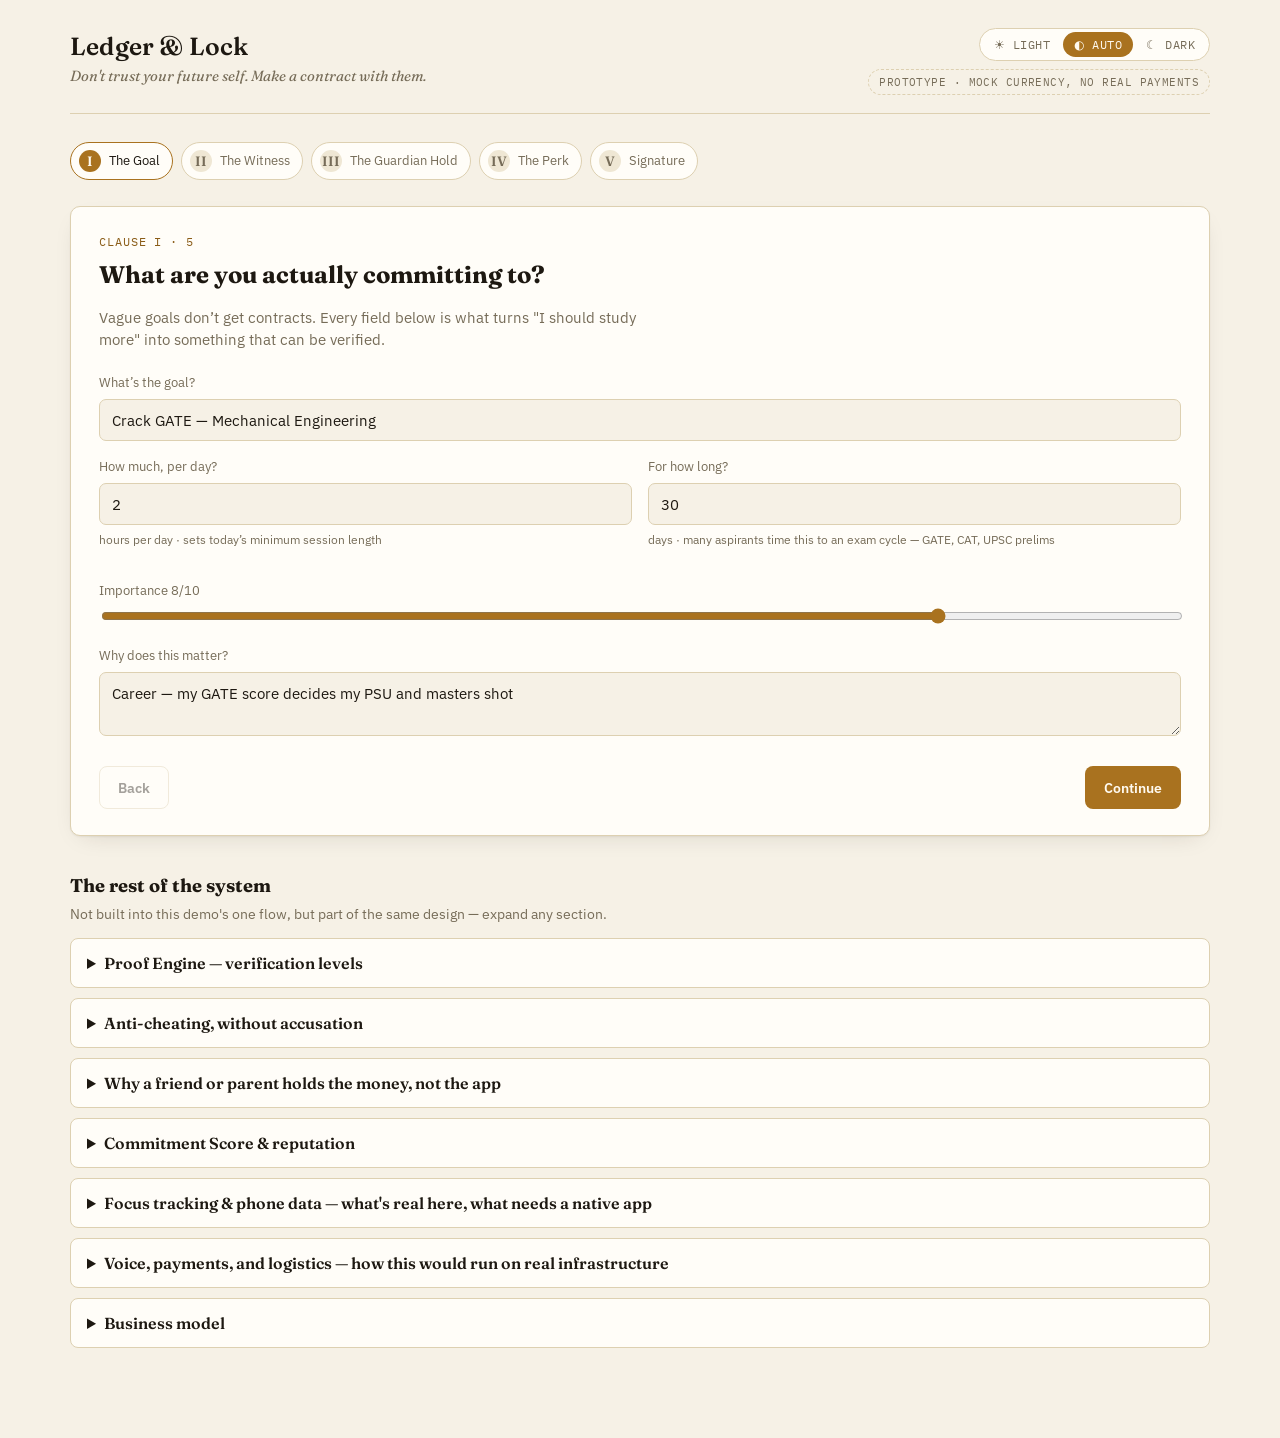
<file: ledger-lock/index.html>
<!doctype html>
<html lang="en">
<head>
<meta charset="UTF-8">
<meta name="viewport" content="width=device-width, initial-scale=1.0">
<title>Ledger &amp; Lock</title>
<meta name="description" content="A clickable prototype of an AI commitment-contract app — refundable stakes, proof, and an AI that diagnoses why you missed a day instead of just nagging.">
<link rel="icon" href="data:image/svg+xml,<svg xmlns=%22http://www.w3.org/2000/svg%22 viewBox=%220 0 100 100%22><text y=%22.9em%22 font-size=%2290%22>🔒</text></svg>">
<link rel="stylesheet" href="https://fonts.googleapis.com/css2?family=Fraunces:opsz,wght@9..144,400;9..144,600;9..144,700&family=IBM+Plex+Sans:wght@400;500;600;700&family=IBM+Plex+Mono:wght@400;500;600&display=swap">
<link rel="stylesheet" href="styles.css">
</head>
<body>

<div class="wrap">

  <div class="topbar">
    <div>
      <div class="wordmark"><span class="mark">Ledger &amp; Lock</span></div>
      <div class="tagline">Don't trust your future self. Make a contract with them.</div>
    </div>
    <div class="topbar-right">
      <div class="theme-toggle" id="themeToggle" role="group" aria-label="Colour mode">
        <button type="button" data-mode="light">☀ Light</button>
        <button type="button" data-mode="system">◐ Auto</button>
        <button type="button" data-mode="dark">☾ Dark</button>
      </div>
      <div class="demo-pill">Prototype · mock currency, no real payments</div>
    </div>
  </div>

  <!-- ===================== SETUP WIZARD ===================== -->
  <div id="setup">
    <div class="stepper" id="stepper"></div>
    <div class="card" id="stepCard"></div>
  </div>

  <!-- ===================== DASHBOARD ===================== -->
  <div id="dashboard" hidden></div>

  <!-- ===================== REFERENCE ===================== -->
  <div class="ref-heading">
    <h2>The rest of the system</h2>
    <p>Not built into this demo's one flow, but part of the same design — expand any section.</p>
  </div>

  <details>
    <summary>Proof Engine — verification levels</summary>
    <p>Every goal type gets matched to the cheapest verification that's still hard to fake. L0 is a self-report, used for low-stakes or early-trust users. L1 asks for evidence — a photo, screenshot or document. L2 pulls from a connected source: a wearable, GitHub activity, an LMS completion record, GPS for a run. L3 cross-checks two independent signals against each other before accepting a day as verified. L4 brings in a human — usually the accountability partner the user already chose — for the goals proof alone can't settle. The level used isn't fixed per goal; it can step up after a flagged day and step back down as trust builds.</p>
  </details>
  <details>
    <summary>Anti-cheating, without accusation</summary>
    <p>The system watches for the boring tells: the same photo reused, a duration that isn't physically possible, a location that jumps, a screenshot that looks edited, progress that outpaces every prior session. None of that auto-penalises a fee. A flagged day is marked "verification incomplete" with a short review window, and only a repeated, unresolved pattern escalates — the default assumption stays that the user is telling the truth.</p>
  </details>
  <details>
    <summary>Why a friend or parent holds the money, not the app</summary>
    <p>India's Promotion and Regulation of Online Gaming Act, 2025 bans online money games that let a platform stake or move money "with an expectation of winning or being enriched" — regardless of whether the game is skill- or chance-based. Rather than design around that line, this product steps outside it entirely: the app never touches, holds, or moves a rupee. A person the user already trusts — a parent, a friend — physically or digitally holds the amount, completely outside any app, and the app's only job is to generate the notice that person acts on and the evidence trail that backs it up. That mirrors what the case brief's own respondents already do — the one who reports every workout to a family WhatsApp group "for accountability" is doing an unstructured version of exactly this. It's a deliberate design choice to avoid becoming a payment or gaming platform at all, not legal advice — a real launch should still get a lawyer's read before scaling.</p>
  </details>
  <details>
    <summary>Commitment Score &amp; reputation</summary>
    <p>The score in this demo is computed from five visible inputs — completion rate, verification quality (including AI comprehension checks), streak consistency, focus quality from tracked sessions, and a recovery bonus for coming back after a miss — deliberately not a hidden model, because a score that decides how much a user's word is worth has to be able to show its work. Rankings reset each season so one bad month doesn't become a permanent label, and a "Comeback Award" exists specifically to reward recovering from failure, not just avoiding it.</p>
  </details>
  <details>
    <summary>Focus tracking &amp; phone data — what's real here, what needs a native app</summary>
    <p>The Focus Timer in this demo is genuinely working: it listens for real browser tab-switches and window-blur events while a session runs, and both the per-session timeline and the across-session attention-span trend chart are built from that real, captured data — not simulated. That's an honest proxy for "did you pick up your phone or wander off" while studying at a laptop. What it can't do is read actual phone screen-time or pickup counts, because a website has no access to those OS-level statistics — only a native iOS (Screen Time / Family Controls) or Android (Digital Wellbeing / UsageStatsManager) app can request that permission. A real product would ship a small companion app for that layer; this prototype is upfront about the gap rather than faking phone data.</p>
  </details>
  <details>
    <summary>Voice, payments, and logistics — how this would run on real infrastructure</summary>
    <p>The speaker icon on each Witness Log entry is a genuine, working preview using the browser's built-in text-to-speech — a small honest stand-in for what a voice rail (like Gnani) would do continuously in production: call you at the time your history says you actually follow through, rather than a notification you can silently dismiss. The Guardian Hold is designed to map onto a real payments-authorization rail (like Pine Labs): a revocable hold on a guardian's payment method — the same mechanism hotels use for security deposits — captured only on confirmed abandonment, never processed by this app directly. The optional "temptation item" lockbox is the logistics angle: a real courier pickup and hold (a Delhivery-style service) at signing, returned automatically on completion. None of the three are wired to real infrastructure in this prototype; the point is that the design already has a specific, plausible home for each.</p>
  </details>
  <details>
    <summary>Business model</summary>
    <p>Since the app never processes a user's commitment money, revenue has to come from the service around it, not from the money itself: a freemium tier, premium AI coaching (including the comprehension-check and focus-analytics features), a partner marketplace for completion vouchers, and B2B programs for employee wellness or exam-prep cohorts. Nothing here is structured so the company profits when a user fails — it can't, since it was never holding the money to begin with.</p>
  </details>

</div>

<script src="app.js"></script>
</body>
</html>
</file>
<file: ledger-lock/styles.css>
:root{
  --bg:#f6f1e6;
  --surface:#fffdf8;
  --surface-2:#efe7d4;
  --ink:#1d1811;
  --ink-muted:#766c58;
  --border:#ddd0b1;
  --accent:#a9721f;
  --accent-strong:#8a5c17;
  --accent-ink:#fffaf0;
  --success:#3c7458;
  --success-bg:#e2eee4;
  --risk:#a9482f;
  --risk-bg:#f3e2da;
  --pending:#d8cbac;
  --shadow: 0 1px 2px rgba(38,28,10,.06), 0 8px 24px -12px rgba(38,28,10,.18);
  --radius: 10px;
  --font-display:'Fraunces','Iowan Old Style','Palatino Linotype',serif;
  --font-body:'IBM Plex Sans',system-ui,-apple-system,sans-serif;
  --font-mono:'IBM Plex Mono',ui-monospace,'SFMono-Regular',monospace;
}
@media (prefers-color-scheme: dark){
  :root:not([data-theme="light"]){
    --bg:#151109;
    --surface:#1e1810;
    --surface-2:#271f14;
    --ink:#f2ead9;
    --ink-muted:#ab9e83;
    --border:#3d3320;
    --accent:#d9a544;
    --accent-strong:#e8b75c;
    --accent-ink:#171006;
    --success:#71bd93;
    --success-bg:#20342a;
    --risk:#df8a6c;
    --risk-bg:#3b2419;
    --pending:#463a24;
    --shadow: 0 1px 2px rgba(0,0,0,.4), 0 12px 28px -14px rgba(0,0,0,.6);
  }
}
:root[data-theme="dark"]{
  --bg:#151109;
  --surface:#1e1810;
  --surface-2:#271f14;
  --ink:#f2ead9;
  --ink-muted:#ab9e83;
  --border:#3d3320;
  --accent:#d9a544;
  --accent-strong:#e8b75c;
  --accent-ink:#171006;
  --success:#71bd93;
  --success-bg:#20342a;
  --risk:#df8a6c;
  --risk-bg:#3b2419;
  --pending:#463a24;
  --shadow: 0 1px 2px rgba(0,0,0,.4), 0 12px 28px -14px rgba(0,0,0,.6);
}

*{box-sizing:border-box;}
html{background:var(--bg);}
body{background:var(--bg);color:var(--ink);font-family:var(--font-body);line-height:1.5;margin:0;
  transition:background .2s ease,color .2s ease;}
.wrap{max-width:1180px;margin:0 auto;padding:28px 20px 80px;}
h1,h2,h3{font-family:var(--font-display);text-wrap:balance;margin:0;}
.num{font-family:var(--font-mono);font-variant-numeric:tabular-nums;}
a{color:var(--accent-strong);}
button{font-family:inherit;}
img{max-width:100%;}
:focus-visible{outline:2px solid var(--accent-strong);outline-offset:2px;}

/* ---- header ---- */
.topbar{display:flex;align-items:flex-start;justify-content:space-between;flex-wrap:wrap;gap:14px 20px;
  border-bottom:1px solid var(--border);padding-bottom:18px;margin-bottom:28px;}
.wordmark{display:flex;align-items:center;gap:10px;}
.wordmark .mark{font-family:var(--font-display);font-size:1.55rem;font-weight:600;letter-spacing:.2px;}
.tagline{color:var(--ink-muted);font-size:.92rem;font-style:italic;font-family:var(--font-display);}
.topbar-right{display:flex;flex-direction:column;align-items:flex-end;gap:8px;}
.demo-pill{font-family:var(--font-mono);font-size:.68rem;letter-spacing:.04em;text-transform:uppercase;
  color:var(--ink-muted);border:1px dashed var(--border);border-radius:999px;padding:4px 10px;white-space:nowrap;}

/* ---- theme toggle ---- */
.theme-toggle{display:inline-flex;border:1px solid var(--border);border-radius:999px;padding:3px;
  background:var(--surface);gap:2px;}
.theme-toggle button{border:none;background:transparent;color:var(--ink-muted);border-radius:999px;
  padding:5px 11px;font-size:.74rem;font-family:var(--font-mono);text-transform:uppercase;letter-spacing:.04em;
  cursor:pointer;display:flex;align-items:center;gap:5px;}
.theme-toggle button.active{background:var(--accent);color:var(--accent-ink);}

/* ---- stepper ---- */
.stepper{display:flex;gap:8px;margin-bottom:26px;flex-wrap:wrap;}
.step-dot{display:flex;align-items:center;gap:8px;padding:7px 12px 7px 8px;border-radius:999px;
  border:1px solid var(--border);background:var(--surface);font-size:.82rem;color:var(--ink-muted);}
.step-dot .roman{font-family:var(--font-display);font-weight:600;font-size:.85rem;
  width:22px;height:22px;border-radius:50%;display:flex;align-items:center;justify-content:center;
  background:var(--surface-2);color:var(--ink-muted);}
.step-dot.active{border-color:var(--accent);color:var(--ink);background:var(--surface);}
.step-dot.active .roman{background:var(--accent);color:var(--accent-ink);}
.step-dot.done{color:var(--ink-muted);}
.step-dot.done .roman{background:var(--success-bg);color:var(--success);}

.card{background:var(--surface);border:1px solid var(--border);border-radius:var(--radius);
  box-shadow:var(--shadow);padding:26px 28px;}
.clause-eyebrow{font-family:var(--font-mono);font-size:.72rem;letter-spacing:.08em;text-transform:uppercase;
  color:var(--accent-strong);margin-bottom:6px;}
.clause-title{font-size:1.5rem;margin-bottom:4px;}
.clause-sub{color:var(--ink-muted);font-size:.92rem;margin-bottom:22px;max-width:60ch;}

label{display:block;font-size:.82rem;color:var(--ink-muted);margin-bottom:6px;}
input[type=text],input[type=number],select,textarea{
  width:100%;background:var(--bg);border:1px solid var(--border);border-radius:7px;
  padding:10px 12px;color:var(--ink);font-family:var(--font-body);font-size:.95rem;}
textarea{resize:vertical;min-height:64px;}
input[type=range]{width:100%;accent-color:var(--accent);}
.field-row{display:grid;grid-template-columns:1fr 1fr;gap:16px;margin-bottom:16px;}
.field{margin-bottom:16px;}
.hint{color:var(--ink-muted);font-size:.78rem;margin-top:5px;}

.chip-row{display:flex;flex-wrap:wrap;gap:8px;}
.chip{border:1px solid var(--border);background:var(--surface);color:var(--ink);
  border-radius:8px;padding:9px 13px;font-size:.85rem;cursor:pointer;text-align:left;line-height:1.3;}
.chip small{display:block;color:var(--ink-muted);font-size:.72rem;margin-top:2px;}
.chip.selected{border-color:var(--accent);background:var(--success-bg);outline:1px solid var(--accent);}

.radio-card{display:flex;gap:10px;align-items:flex-start;border:1px solid var(--border);
  border-radius:8px;padding:11px 13px;cursor:pointer;margin-bottom:8px;background:var(--surface);}
.radio-card.selected{border-color:var(--accent);background:var(--success-bg);}
.radio-card input{margin-top:3px;accent-color:var(--accent);}
.radio-card .rc-title{font-weight:600;font-size:.9rem;}
.radio-card .rc-desc{color:var(--ink-muted);font-size:.8rem;}

.btn{border-radius:8px;padding:11px 18px;font-size:.9rem;font-weight:600;cursor:pointer;border:1px solid transparent;}
.btn-primary{background:var(--accent);color:var(--accent-ink);}
.btn-primary:hover{background:var(--accent-strong);}
.btn-ghost{background:transparent;border-color:var(--border);color:var(--ink);}
.btn-ghost:hover{border-color:var(--accent-strong);}
.btn-danger{background:transparent;border-color:var(--risk);color:var(--risk);}
.btn-sm{padding:7px 12px;font-size:.8rem;}
.btn[disabled]{opacity:.4;cursor:not-allowed;}
.wizard-nav{display:flex;justify-content:space-between;margin-top:24px;}

.contract-text{font-family:var(--font-display);font-size:1.08rem;line-height:1.75;
  background:var(--surface-2);border:1px solid var(--border);border-radius:8px;padding:20px 22px;margin-bottom:16px;}
.contract-text .fill{color:var(--accent-strong);font-weight:600;font-style:normal;}
.agree-row{display:flex;gap:10px;align-items:flex-start;margin-bottom:18px;font-size:.85rem;color:var(--ink-muted);}
.agree-row input{margin-top:3px;accent-color:var(--accent);}

/* ---- dashboard ---- */
.dash-top{display:flex;justify-content:space-between;align-items:flex-start;flex-wrap:wrap;gap:14px;
  background:var(--surface);border:1px solid var(--border);border-radius:var(--radius);box-shadow:var(--shadow);
  padding:18px 24px;margin-bottom:20px;}
.dash-goal{font-family:var(--font-display);font-size:1.3rem;}
.dash-meta{color:var(--ink-muted);font-size:.85rem;margin-top:3px;}
.badge{display:inline-flex;align-items:center;gap:5px;font-size:.72rem;font-family:var(--font-mono);
  text-transform:uppercase;letter-spacing:.05em;border-radius:999px;padding:4px 10px;background:var(--surface-2);
  color:var(--ink-muted);}
.badge.adapt{background:var(--success-bg);color:var(--success);}
.stake-tile{text-align:right;}
.stake-amt{font-family:var(--font-mono);font-size:1.6rem;font-weight:600;}
.stake-label{font-size:.72rem;color:var(--ink-muted);text-transform:uppercase;letter-spacing:.05em;}

.dash-grid{display:grid;grid-template-columns:1.5fr 1fr;gap:20px;align-items:start;}
@media (max-width:820px){.dash-grid{grid-template-columns:1fr;}}

.panel{background:var(--surface);border:1px solid var(--border);border-radius:var(--radius);
  box-shadow:var(--shadow);padding:22px 24px;margin-bottom:20px;}
.panel h3{font-size:1.02rem;margin-bottom:4px;}
.panel .panel-sub{color:var(--ink-muted);font-size:.8rem;margin-bottom:16px;}

.calendar{display:grid;grid-template-columns:repeat(10,1fr);gap:6px;margin-bottom:16px;}
.cell{aspect-ratio:1;border-radius:5px;background:var(--pending);position:relative;border:none;padding:0;}
.cell.done{background:var(--success);}
.cell.missed{background:var(--risk);}
.cell.today{outline:2px solid var(--accent);outline-offset:2px;background:var(--surface-2);cursor:pointer;
  display:flex;align-items:center;justify-content:center;}
.cell.today .dot{width:7px;height:7px;border-radius:50%;background:var(--accent);}
.cell.future{opacity:.55;}
.legend{display:flex;gap:16px;flex-wrap:wrap;font-size:.75rem;color:var(--ink-muted);margin-bottom:18px;}
.legend span{display:inline-flex;align-items:center;gap:6px;}
.legend i{width:9px;height:9px;border-radius:3px;display:inline-block;}

.action-row{display:flex;gap:10px;flex-wrap:wrap;margin-bottom:6px;}
.util-row{margin-top:16px;padding-top:14px;border-top:1px dashed var(--border);display:flex;justify-content:space-between;
  align-items:center;gap:10px;flex-wrap:wrap;}
.util-label{font-family:var(--font-mono);font-size:.68rem;text-transform:uppercase;color:var(--ink-muted);letter-spacing:.05em;}

.inline-panel{margin-top:14px;background:var(--surface-2);border:1px solid var(--border);border-radius:8px;padding:16px;}
.inline-panel h4{font-size:.85rem;margin-bottom:10px;}

.log{display:flex;flex-direction:column;gap:10px;max-height:420px;overflow-y:auto;padding-right:4px;}
.log-item{border-left:3px solid var(--border);padding:6px 0 6px 12px;font-size:.86rem;}
.log-item.insight{border-left-color:var(--accent);background:var(--surface-2);border-radius:0 8px 8px 0;padding:10px 12px;}
.log-item.recovery{border-left-color:var(--success);background:var(--success-bg);border-radius:0 8px 8px 0;padding:10px 12px;}
.log-item .lt-tag{font-family:var(--font-mono);font-size:.66rem;text-transform:uppercase;color:var(--ink-muted);
  letter-spacing:.05em;display:block;margin-bottom:2px;}
.log-item{display:flex;gap:8px;align-items:flex-start;justify-content:space-between;}
.log-item .log-content{flex:1;}
.log-item .speak-btn{border:1px solid var(--border);background:var(--surface);border-radius:6px;padding:2px 7px;
  font-size:.8rem;cursor:pointer;line-height:1.4;flex-shrink:0;}
.log-item .speak-btn:hover{border-color:var(--accent-strong);}

.vault-bar-track{background:var(--surface-2);border-radius:999px;height:14px;overflow:hidden;border:1px solid var(--border);}
.vault-bar-fill{height:100%;background:linear-gradient(90deg,var(--accent),var(--accent-strong));
  border-radius:999px;transition:width .5s ease;}
.vault-pct{font-family:var(--font-mono);font-size:1.1rem;font-weight:600;}

.score-grid{display:grid;grid-template-columns:1fr auto;gap:6px 16px;font-size:.85rem;margin-top:10px;}
.score-grid .k{color:var(--ink-muted);}
.score-grid .v{font-family:var(--font-mono);text-align:right;}
.score-total{display:flex;align-items:baseline;gap:10px;margin-bottom:4px;}
.score-total .big{font-family:var(--font-display);font-size:2.6rem;font-weight:700;}

.tabs{display:flex;gap:6px;margin-bottom:12px;flex-wrap:wrap;}
.tab{border:1px solid var(--border);background:var(--surface-2);border-radius:7px;padding:6px 11px;
  font-size:.78rem;cursor:pointer;color:var(--ink-muted);}
.tab.active{background:var(--accent);color:var(--accent-ink);border-color:var(--accent);}
table.rank{width:100%;border-collapse:collapse;font-size:.86rem;}
table.rank td{padding:7px 4px;border-bottom:1px solid var(--border);}
table.rank tr.me td{font-weight:700;background:var(--success-bg);}
table.rank td.rk{font-family:var(--font-mono);color:var(--ink-muted);width:30px;}

details{border:1px solid var(--border);border-radius:8px;padding:12px 16px;margin-bottom:10px;background:var(--surface);}
details summary{cursor:pointer;font-family:var(--font-display);font-size:1rem;font-weight:600;}
details p{color:var(--ink-muted);font-size:.9rem;margin:10px 0 2px;max-width:72ch;}
.ref-heading{margin:36px 0 14px;}
.ref-heading h2{font-size:1.15rem;}
.ref-heading p{color:var(--ink-muted);font-size:.85rem;margin-top:4px;}

.terminal{text-align:center;padding:50px 20px;}
.terminal .seal{font-size:2.6rem;margin-bottom:10px;}
.terminal h2{font-size:1.6rem;margin-bottom:8px;}
.terminal p{color:var(--ink-muted);max-width:52ch;margin:0 auto;}

.quiz-panel .quiz-list{max-height:280px;overflow-y:auto;padding-right:6px;margin-bottom:10px;}
.quiz-panel .field input{font-size:.88rem;padding:8px 10px;}

[hidden]{display:none!important;}
</file>
